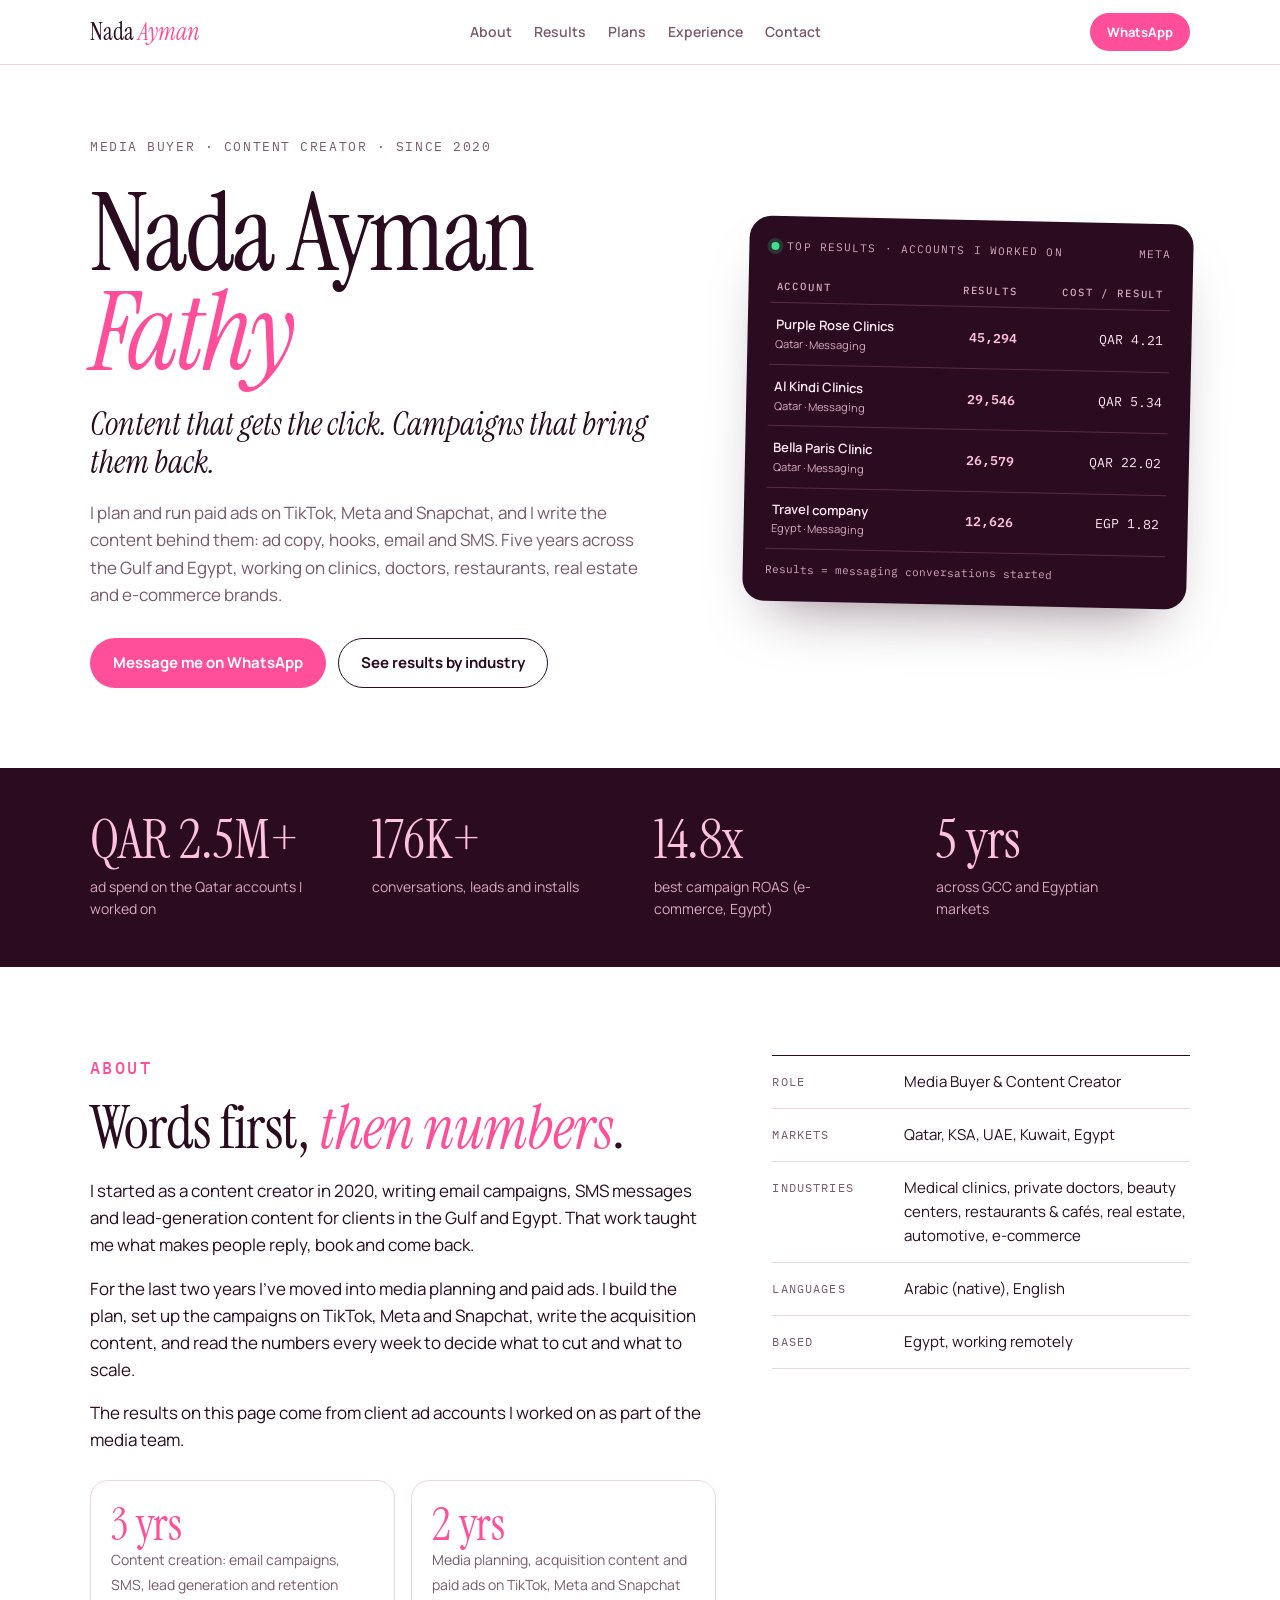
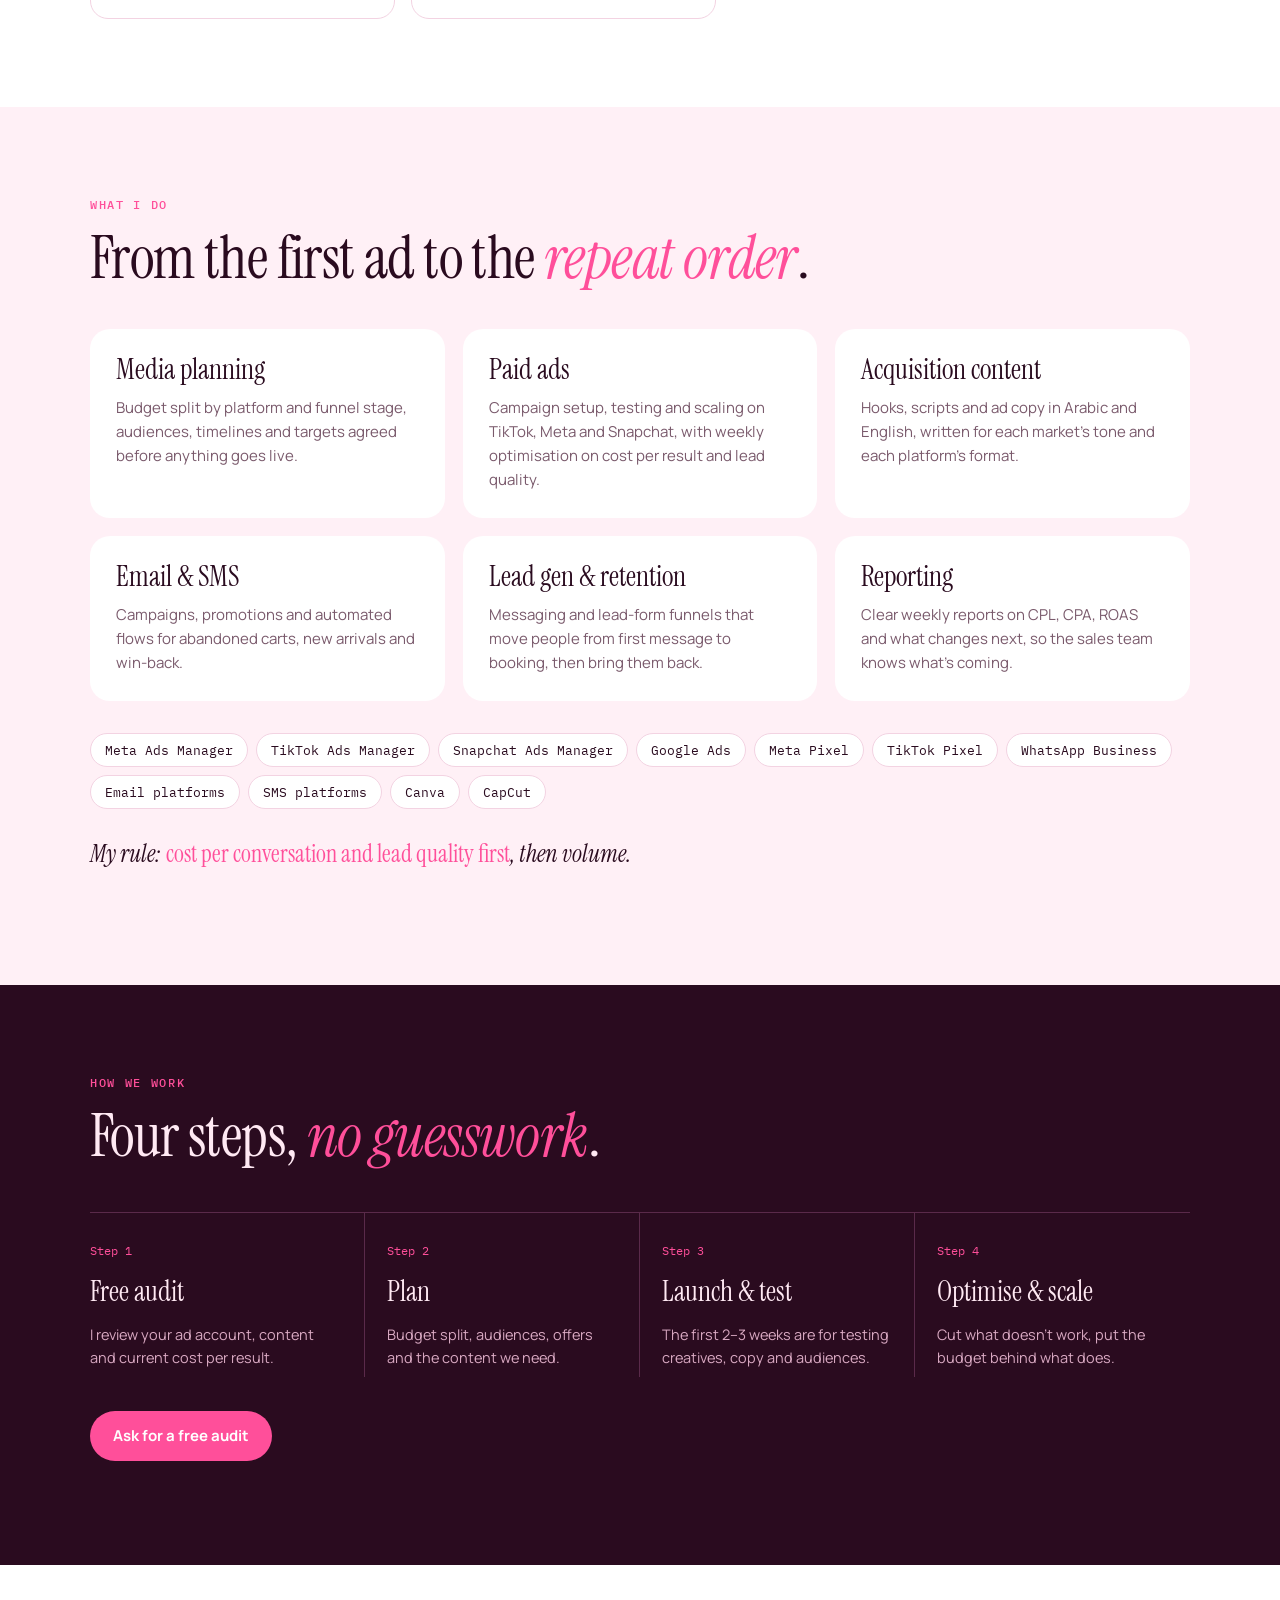
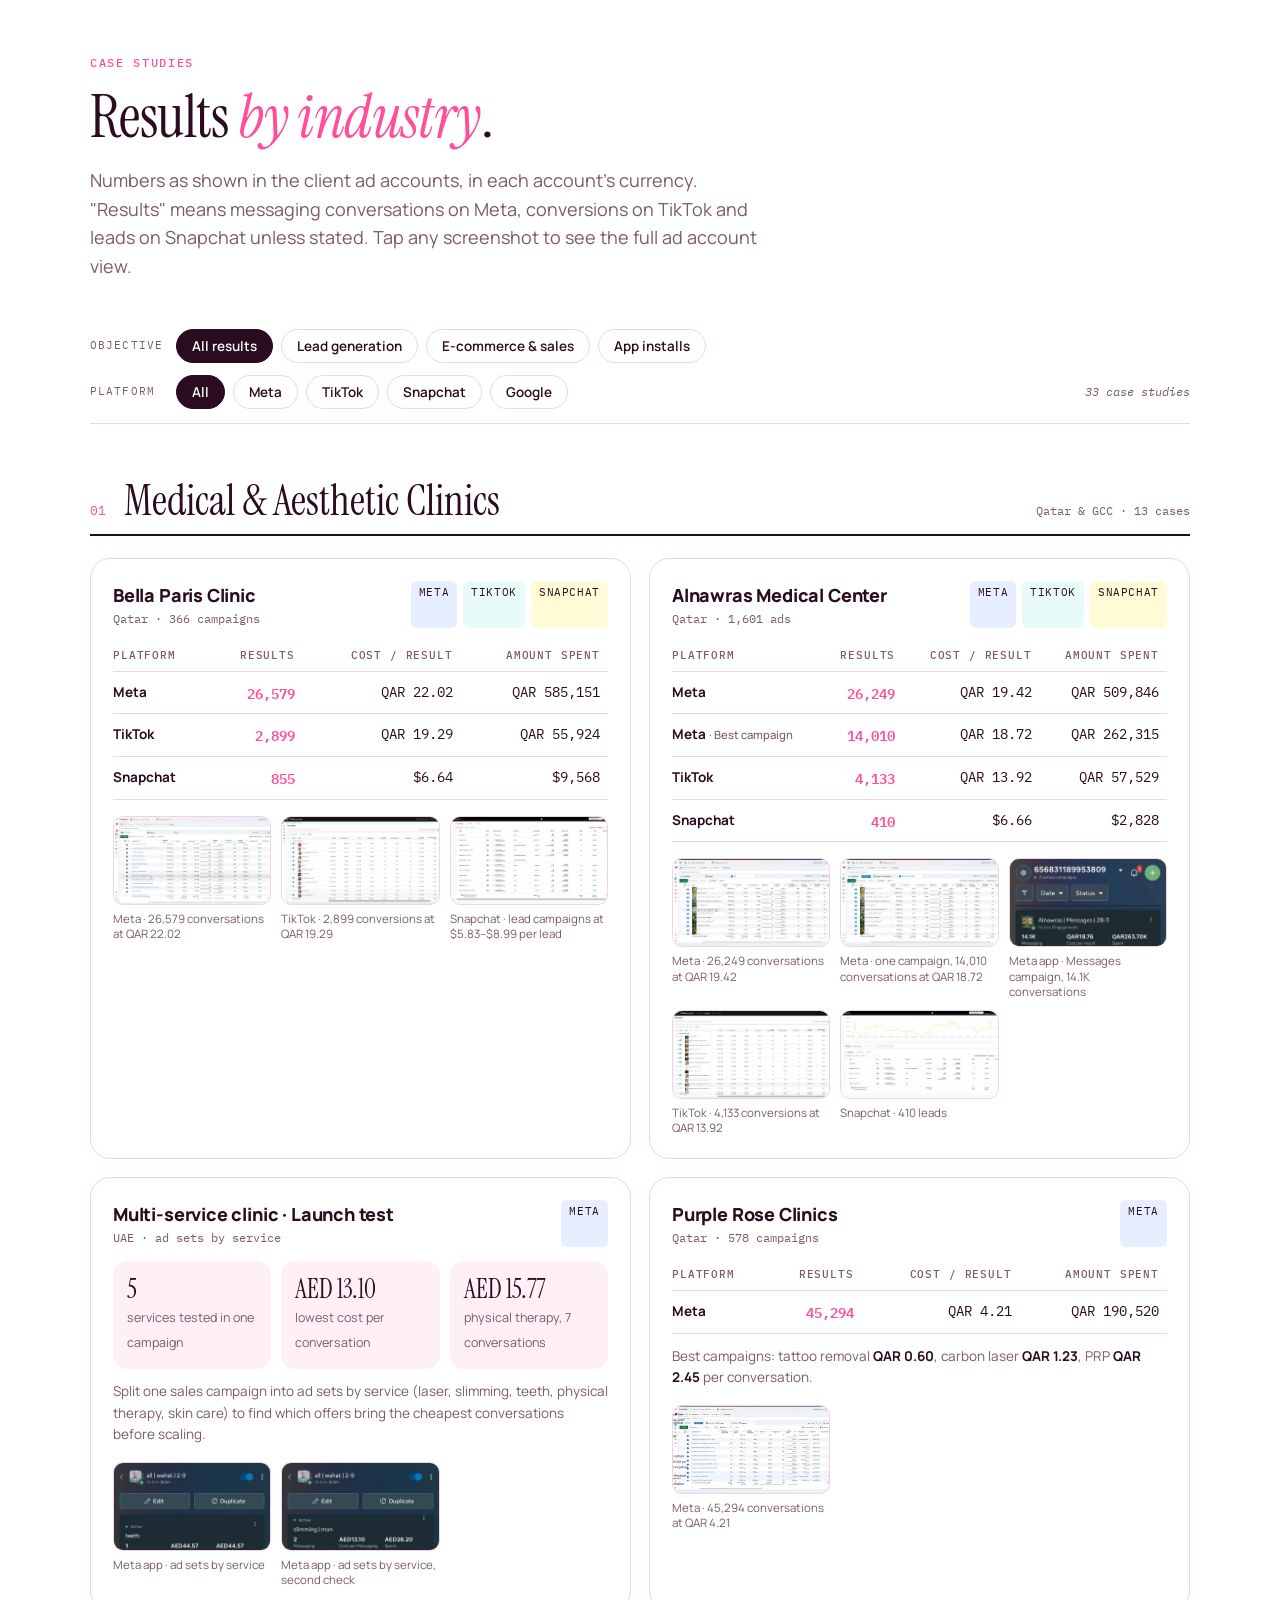
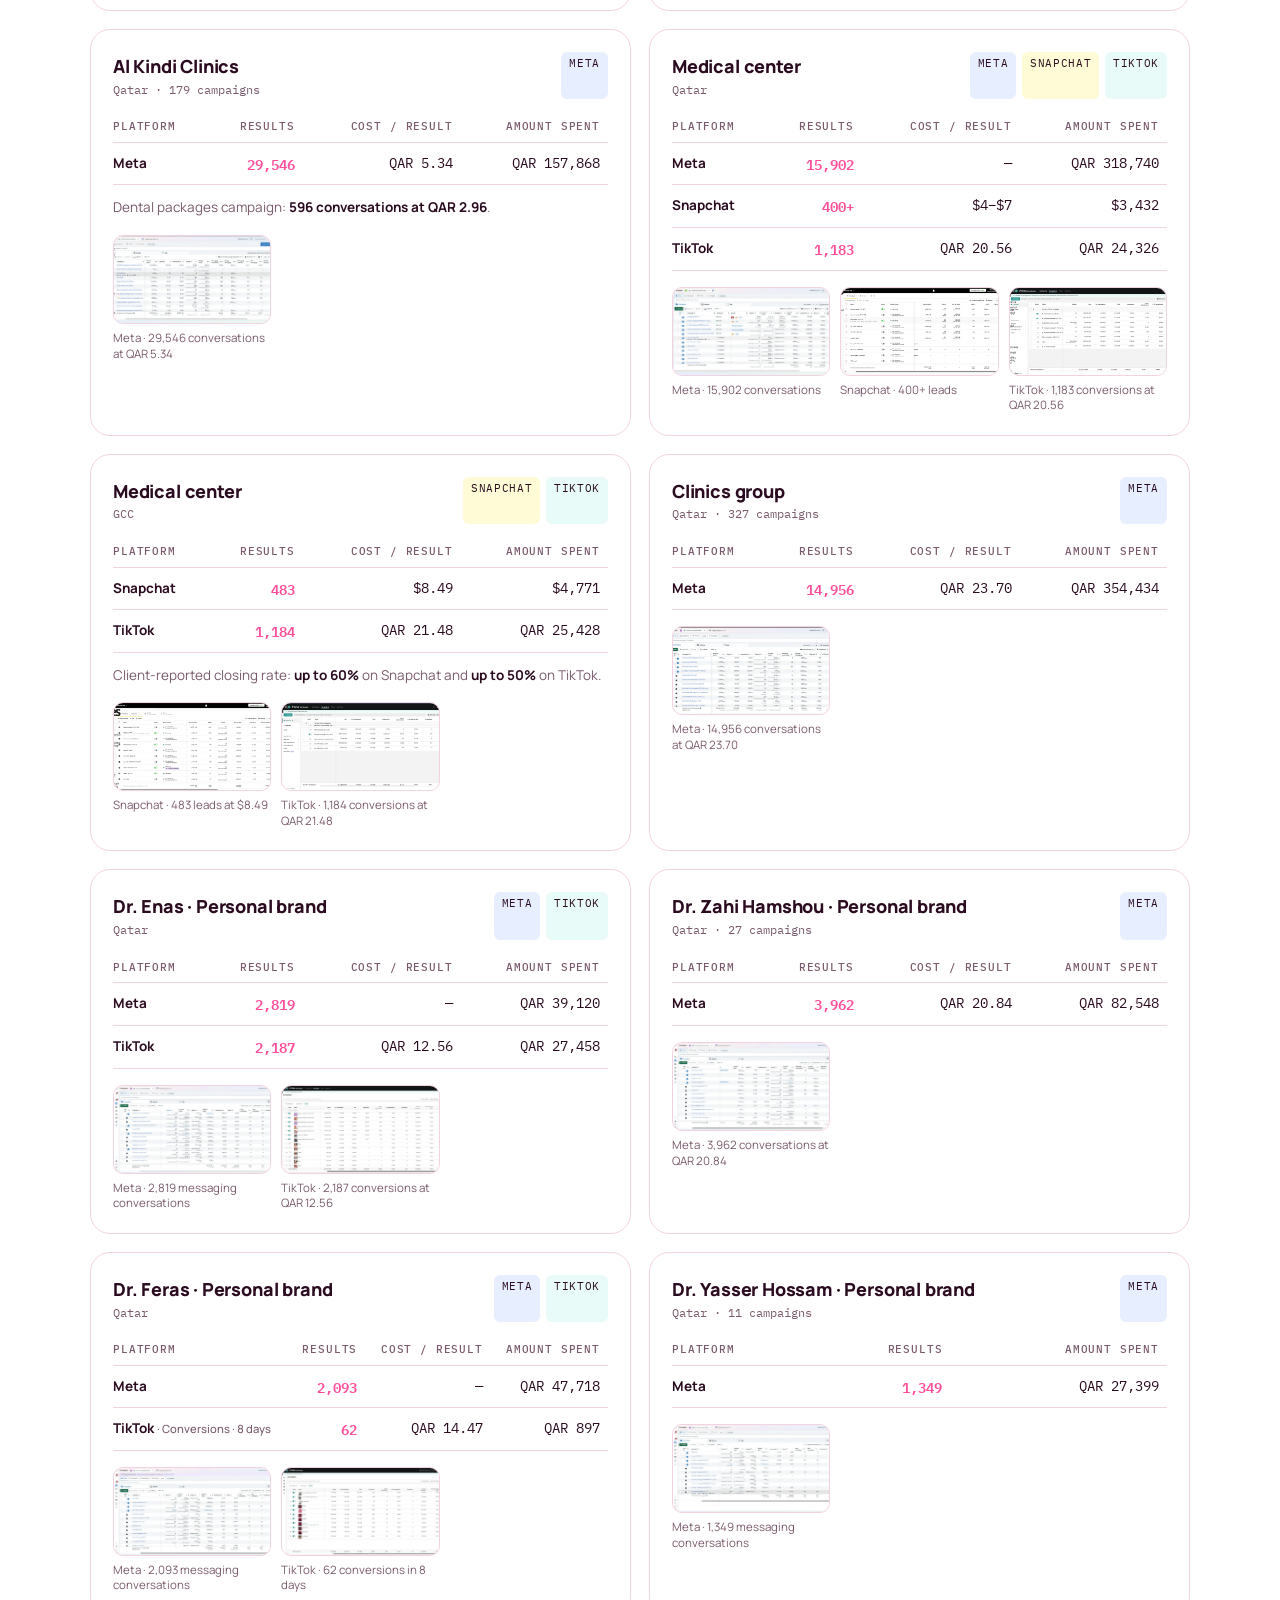
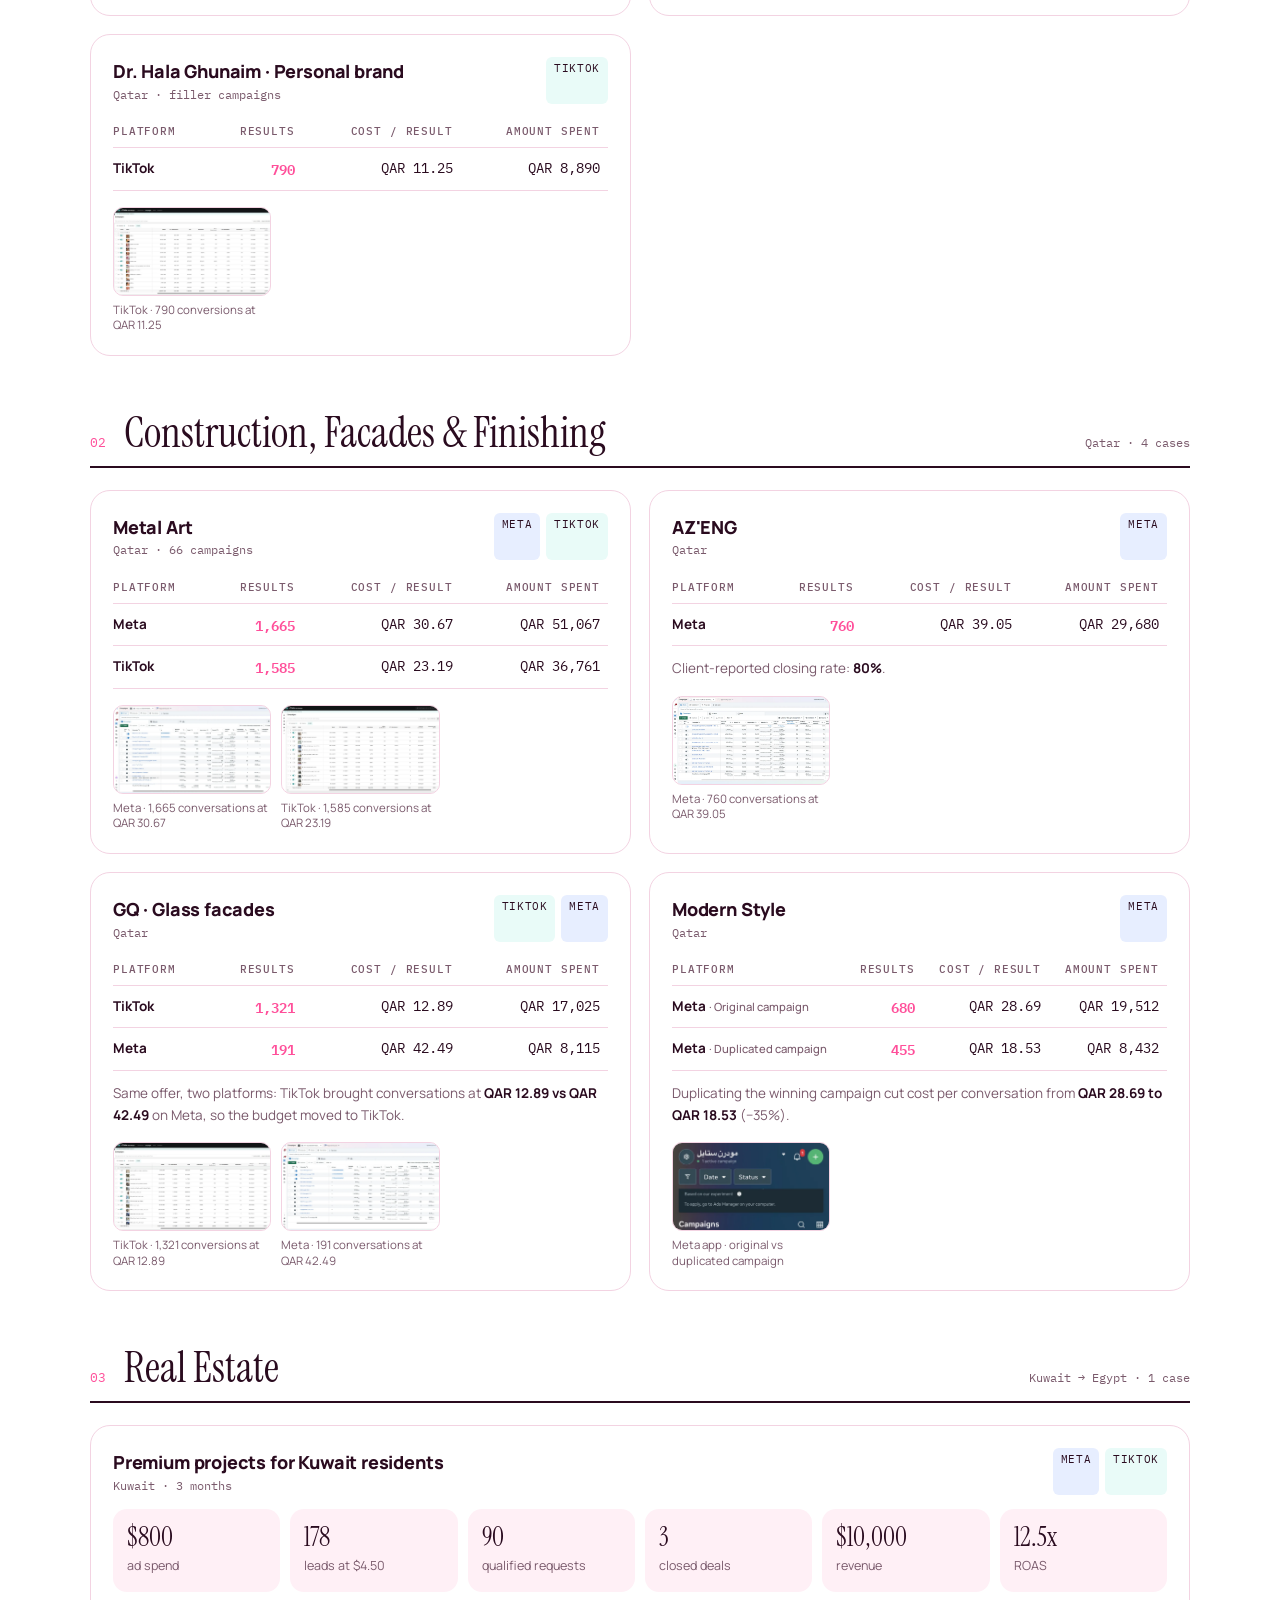
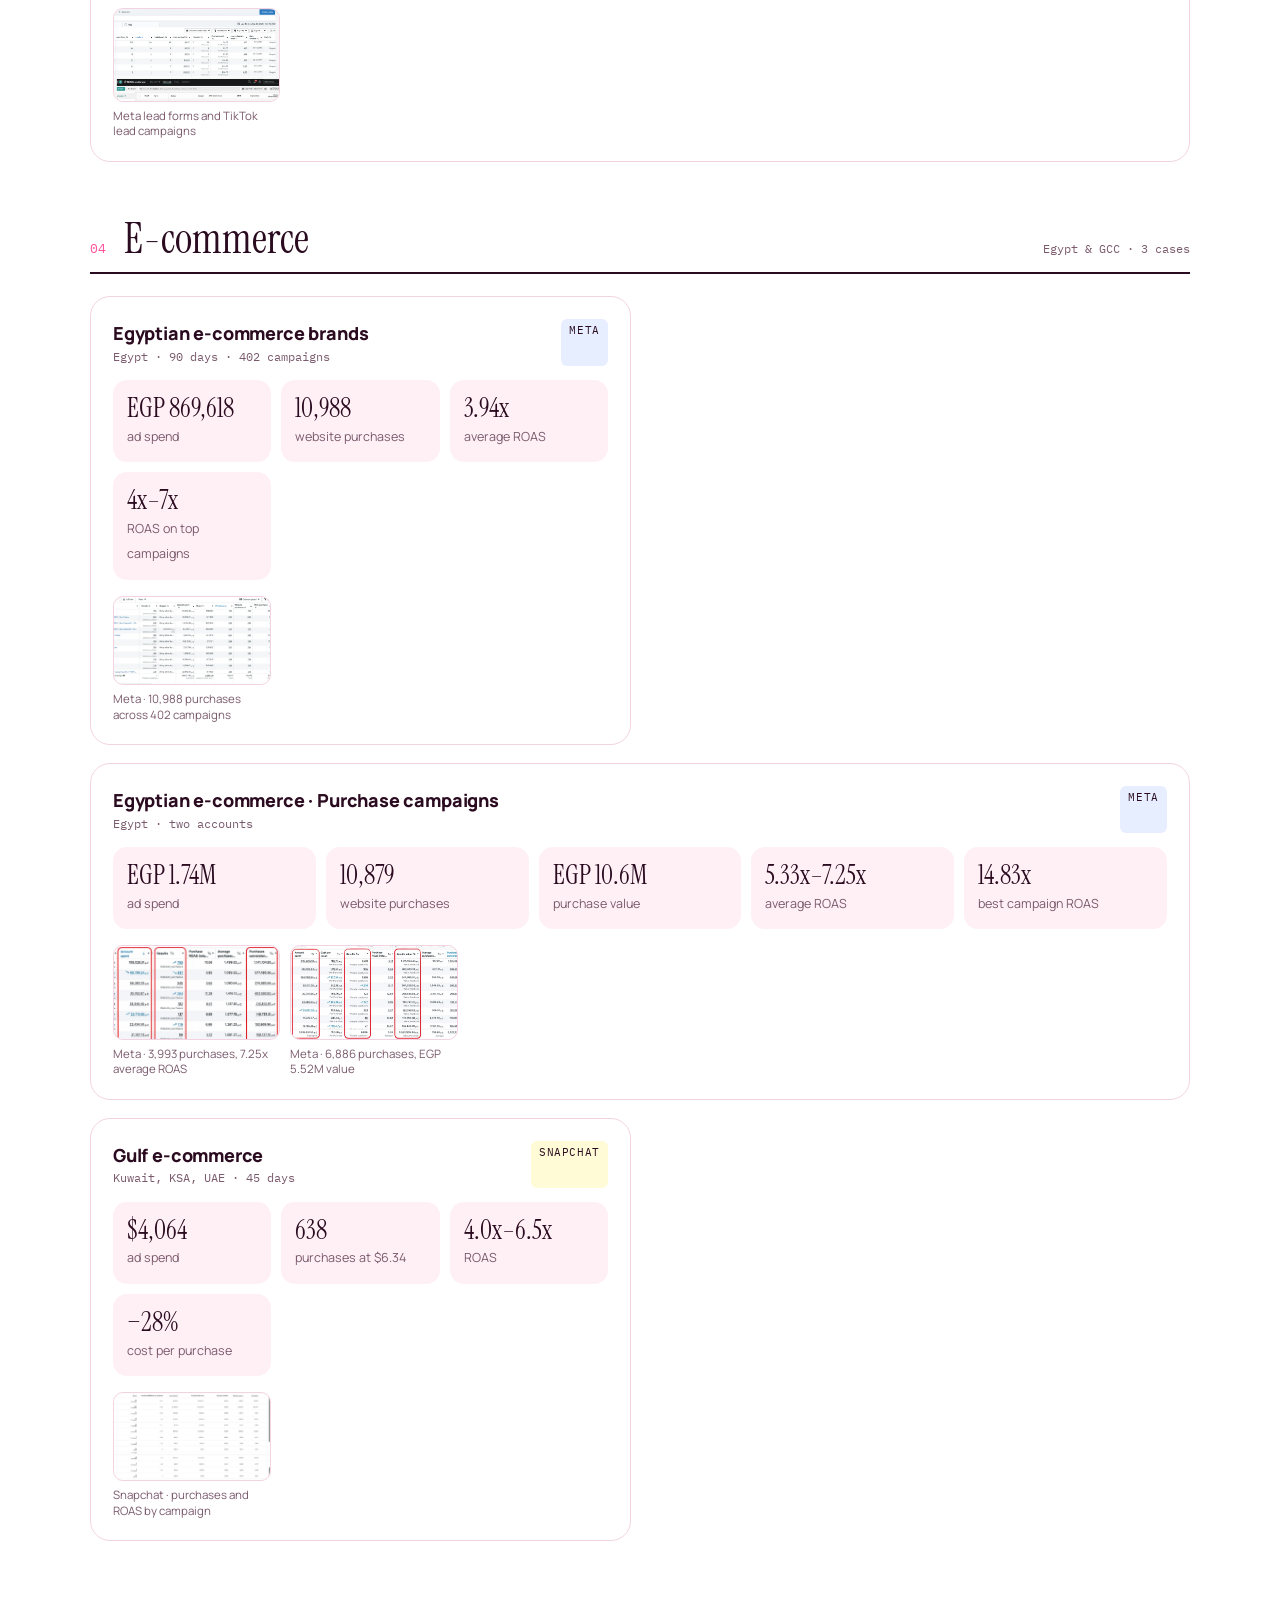
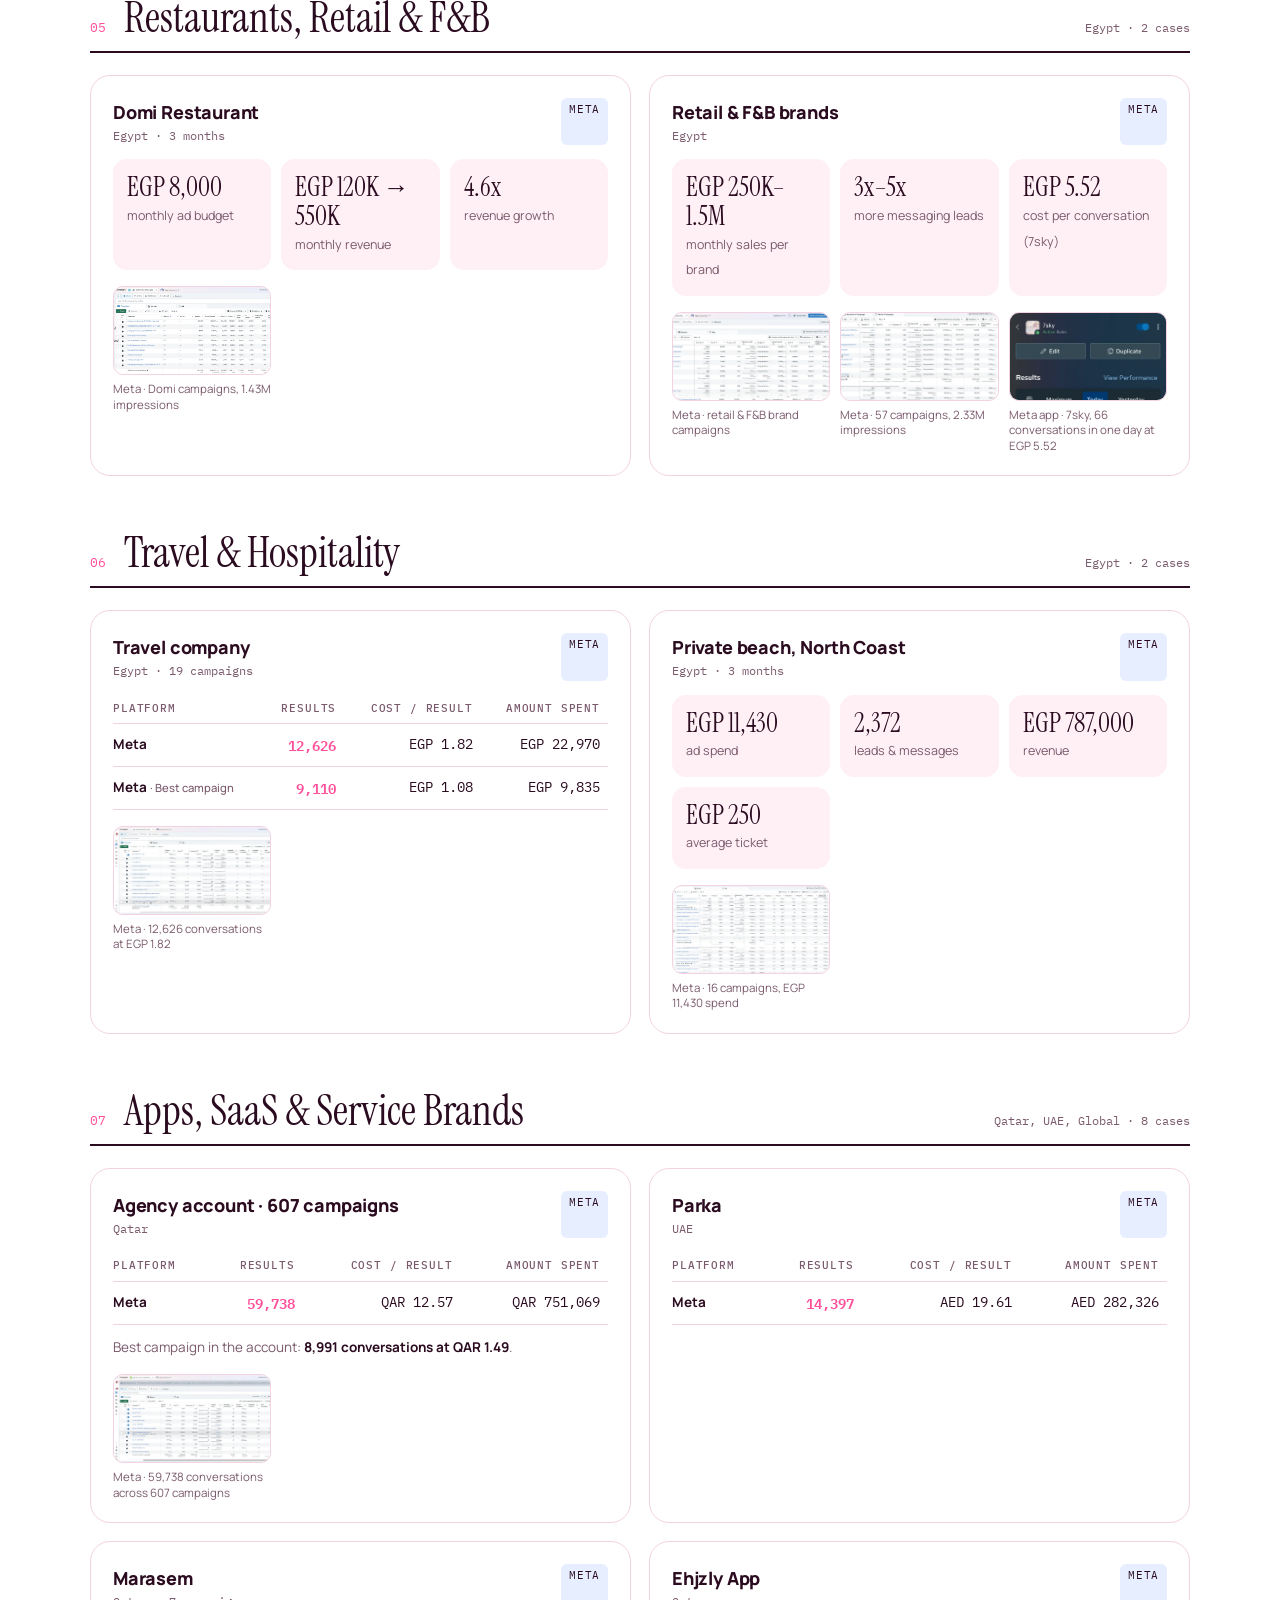
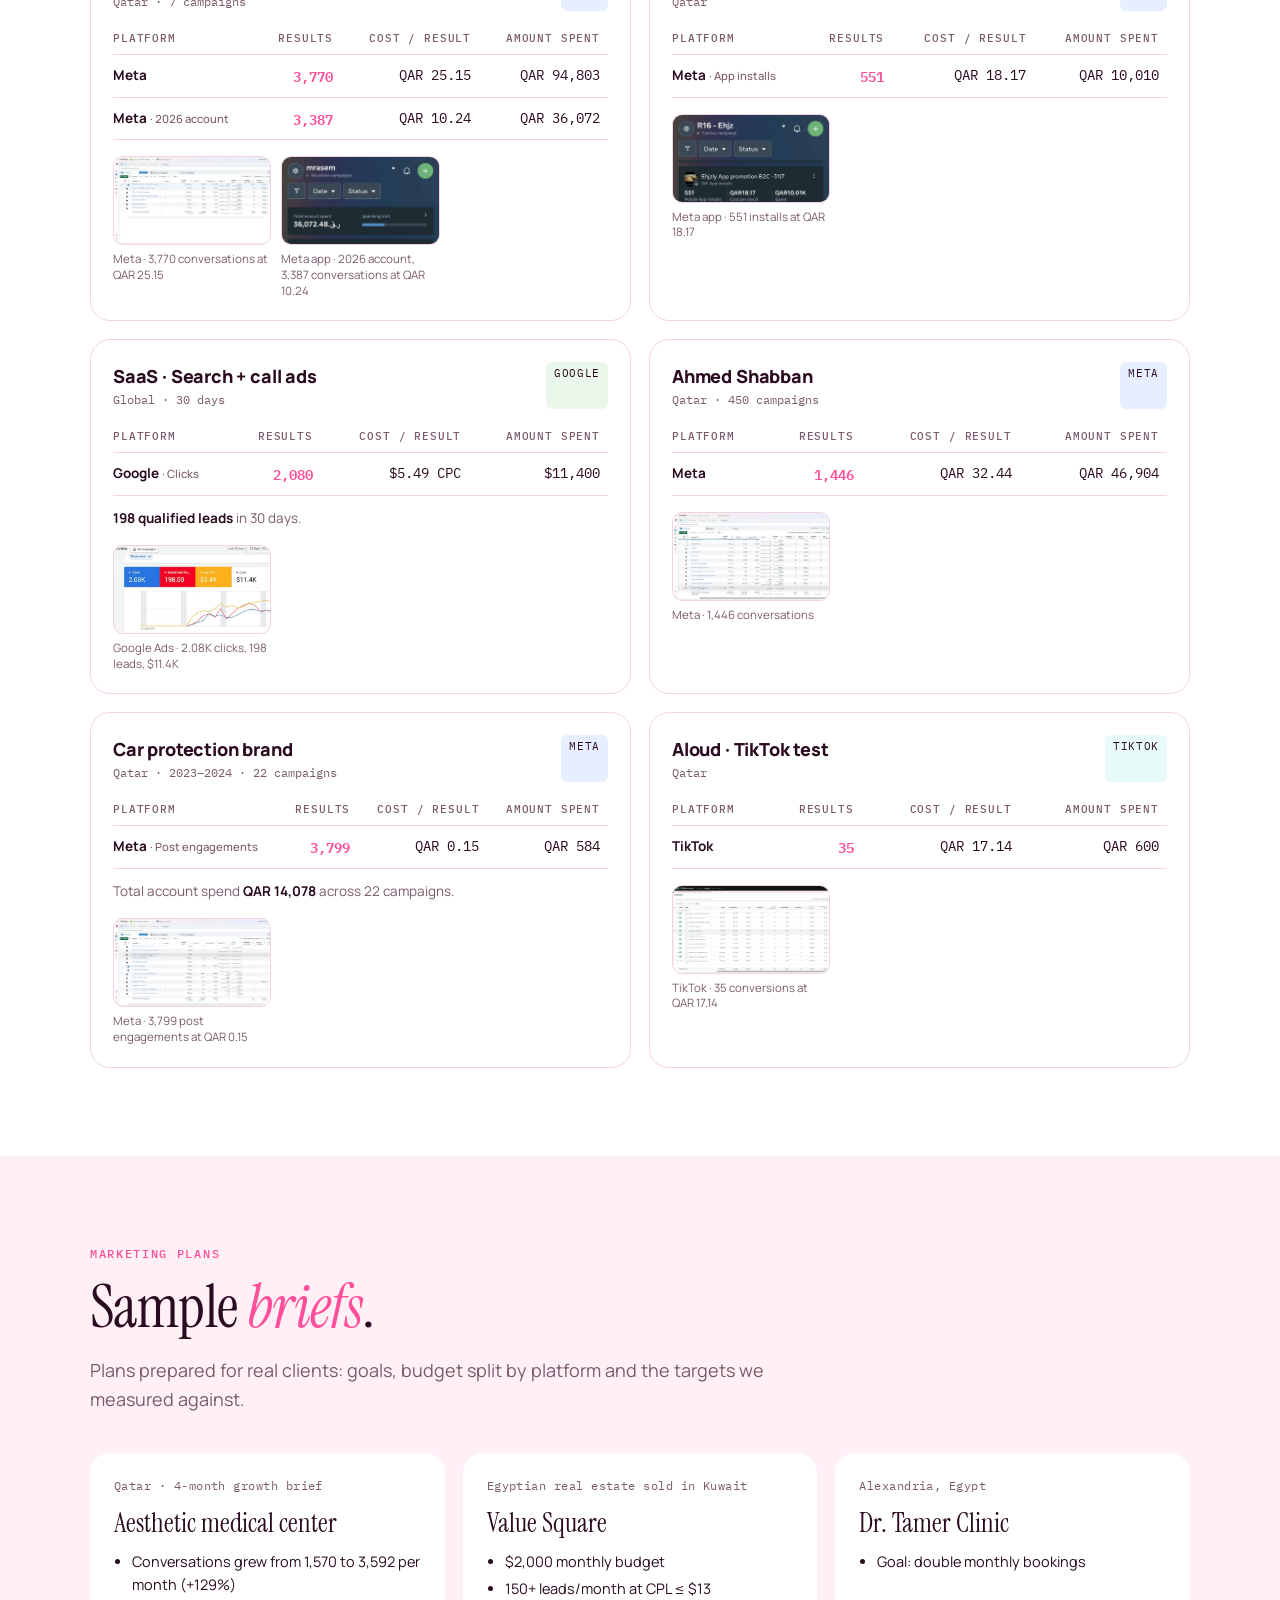
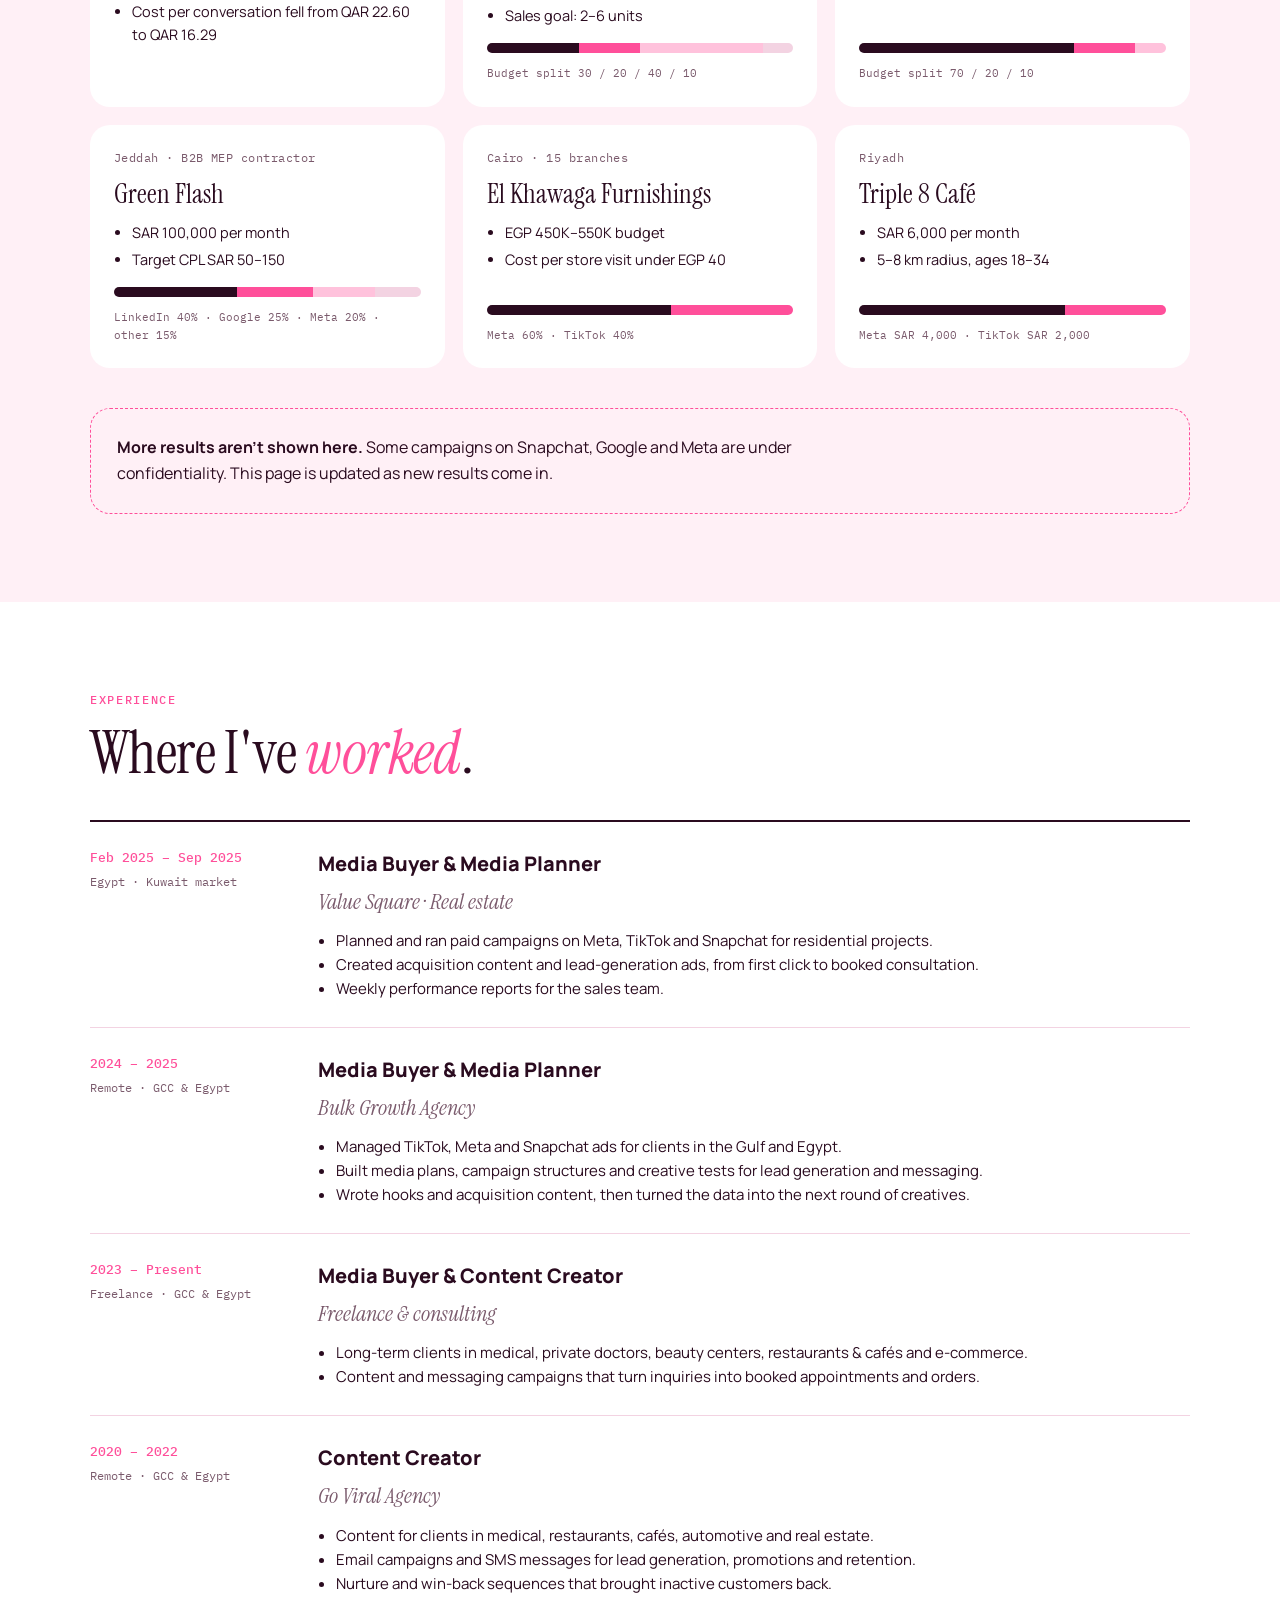
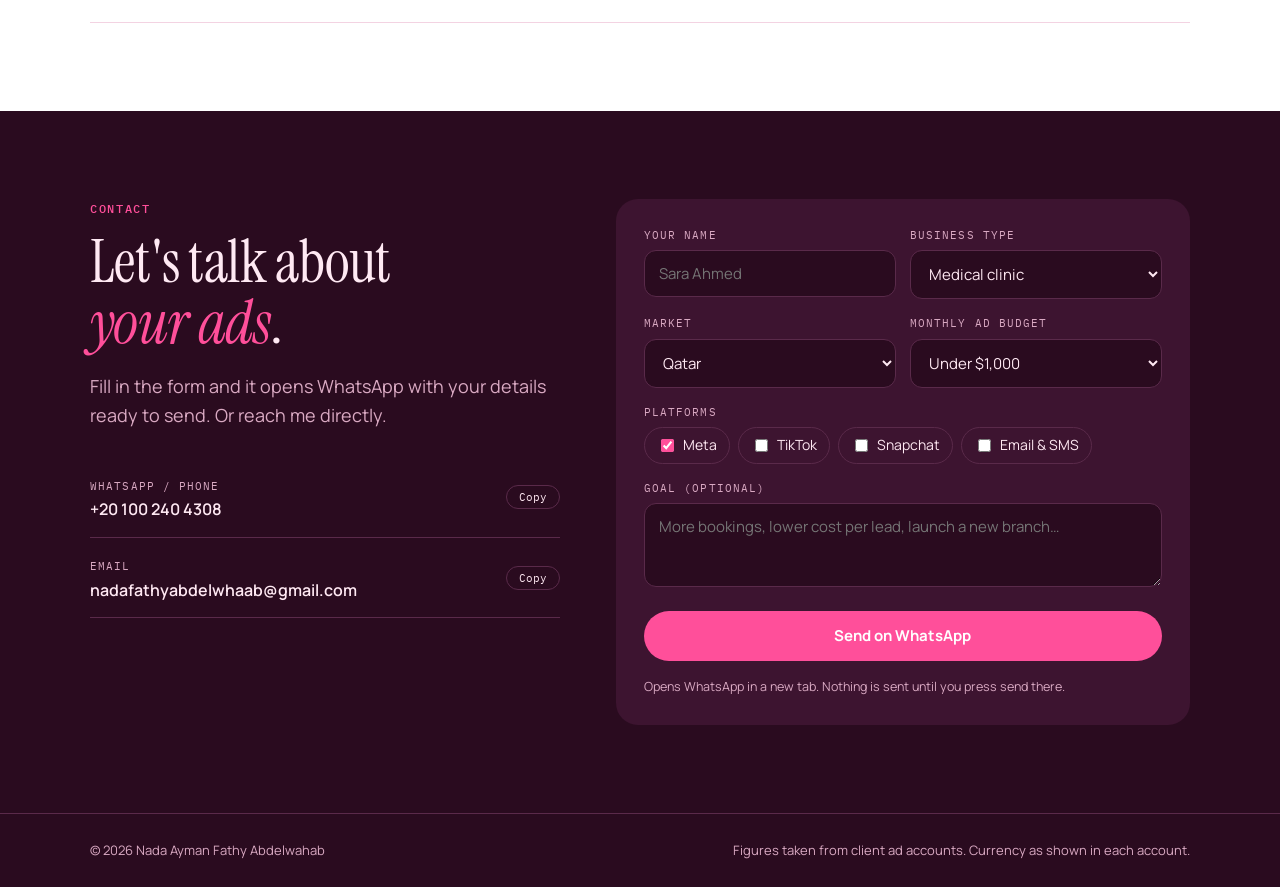
<file: index.html>
<!doctype html>
<html lang="en">
<head>
<meta charset="utf-8">
<meta name="viewport" content="width=device-width, initial-scale=1, viewport-fit=cover">
<meta name="description" content="Nada Ayman Fathy, Media Buyer & Content Creator. Paid ads on TikTok, Meta and Snapchat, plus email, SMS and acquisition content for brands in the Gulf and Egypt.">
<meta name="theme-color" content="#2A0B1F">
<meta property="og:type" content="website">
<meta property="og:title" content="Nada Ayman · Media Buyer & Content Creator">
<meta property="og:description" content="Results from client ad accounts across Qatar, the GCC and Egypt: clinics, doctors, real estate, e-commerce, F&B.">
<meta property="og:image" content="img/meta-bella-paris.webp">
<link rel="icon" href="data:image/svg+xml,%3Csvg xmlns='http://www.w3.org/2000/svg' viewBox='0 0 64 64'%3E%3Crect width='64' height='64' rx='14' fill='%232A0B1F'/%3E%3Ctext x='32' y='44' text-anchor='middle' font-family='Georgia,serif' font-size='34' font-style='italic' fill='%23FF4F9A'%3ENA%3C/text%3E%3C/svg%3E">
<style>:root{padding-top:env(safe-area-inset-top,0px);padding-bottom:env(safe-area-inset-bottom,0px)}body{margin:0}img{max-width:100%}[hidden]{display:none!important}</style>
<title>Nada Ayman Portfolio</title>
<meta name="claude:viewport-fit-sides" content="cover">
<link rel="preconnect" href="https://fonts.googleapis.com">
<link rel="preconnect" href="https://fonts.gstatic.com" crossorigin>
<link rel="stylesheet" href="https://fonts.googleapis.com/css2?family=Instrument+Serif:ital@0;1&family=Manrope:wght@400;500;600;700;800&family=IBM+Plex+Mono:wght@400;500;600&display=swap">
<style>
/* Layout: alternating white / blush / inverse-plum bands; results styled like ad-manager rows */
:root{
  --white:#FFFFFF;
  --blush:#FFF0F6;
  --pink:#FF4F9A;
  --pink-soft:#FFC2DC;
  --plum:#2A0B1F;
  --plum-2:#3D1430;
  --ink:#2A0B1F;
  --muted:#7A5A6C;
  --line:#F3D3E2;
  --line-dark:#5A2A4A;
  --on-dark:#FFE9F3;
  --on-dark-muted:#D9A9C2;
  --display:"Instrument Serif", "Times New Roman", Georgia, serif;
  --body:"Manrope", "Segoe UI", system-ui, -apple-system, sans-serif;
  --mono:"IBM Plex Mono", ui-monospace, "SFMono-Regular", Menlo, monospace;
  color-scheme:light;
}
*{box-sizing:border-box}
html{scroll-behavior:smooth}
@media (prefers-reduced-motion:reduce){html{scroll-behavior:auto}*{transition:none!important;animation:none!important}}
body{background:var(--white);color:var(--ink);font-family:var(--body);font-size:16px;line-height:1.6;margin:0}
body::before{content:"";position:fixed;inset:0 0 auto;height:env(safe-area-inset-top,0px);z-index:60;background:var(--white)}
a{color:inherit}
.wrap{max-width:1140px;margin:0 auto;padding-left:max(20px,env(safe-area-inset-left,0px));padding-right:max(20px,env(safe-area-inset-right,0px))}
section{padding-block:88px}
.band-blush{background:var(--blush)}
.band-dark{background:var(--plum);color:var(--on-dark)}
.eyebrow{font-family:var(--mono);font-size:12px;letter-spacing:.14em;text-transform:uppercase;color:var(--pink);font-weight:500;margin:0 0 14px}
h1,h2,h3{text-wrap:balance}
h2{font-family:var(--display);font-weight:400;font-size:clamp(38px,5.4vw,60px);line-height:1.02;margin:0 0 18px;letter-spacing:-.01em}
h2 em{color:var(--pink);font-style:italic}
.lead{font-size:18px;max-width:62ch;color:var(--muted);margin:0}
.band-dark .lead{color:var(--on-dark-muted)}

/* nav */
header.nav{position:sticky;top:env(safe-area-inset-top,0px);z-index:50;background:rgba(255,255,255,.92);backdrop-filter:blur(10px);border-bottom:1px solid var(--line)}
.nav .wrap{display:flex;align-items:center;justify-content:space-between;gap:16px;height:64px}
.nav .name{font-family:var(--display);font-size:24px;text-decoration:none;white-space:nowrap}
.nav .name span{color:var(--pink);font-style:italic}
.nav nav{display:flex;gap:22px;font-size:14px;font-weight:600}
.nav nav a{text-decoration:none;color:var(--muted)}
.nav nav a:hover{color:var(--pink)}
.btn{display:inline-flex;align-items:center;gap:8px;border-radius:999px;padding:12px 22px;font-weight:700;font-size:15px;text-decoration:none;border:1.5px solid transparent;cursor:pointer;font-family:var(--body);transition:transform .15s ease,background .15s}
.btn:hover{transform:translateY(-1px)}
.btn:focus-visible,.chip:focus-visible,a:focus-visible,input:focus-visible,select:focus-visible,textarea:focus-visible{outline:2.5px solid var(--pink);outline-offset:3px}
.btn-pink{background:var(--pink);color:var(--white)}
.btn-ghost{border-color:var(--ink);color:var(--ink);background:transparent}
.btn-sm{padding:8px 16px;font-size:13px}
@media (max-width:860px){.nav nav{display:none}}

/* hero */
.hero{padding-block:72px 80px}
.hero-grid{display:grid;grid-template-columns:1.15fr .85fr;gap:56px;align-items:center}
.hero-grid>*{min-width:0}
.hero h1{font-family:var(--display);font-weight:400;font-size:clamp(54px,8.6vw,108px);line-height:.92;margin:0 0 22px;letter-spacing:-.02em}
.hero h1 em{color:var(--pink)}
.role{font-family:var(--mono);font-size:13px;letter-spacing:.12em;text-transform:uppercase;color:var(--muted);margin:0 0 26px}
.tagline{font-family:var(--display);font-style:italic;font-size:clamp(24px,3vw,32px);line-height:1.2;margin:0 0 18px}
.hero p.intro{font-size:17px;color:var(--muted);max-width:56ch;margin:0 0 30px}
.cta-row{display:flex;flex-wrap:wrap;gap:12px}

.am{background:var(--plum);color:var(--on-dark);border-radius:22px;padding:22px;box-shadow:0 30px 60px -30px rgba(42,11,31,.55);transform:rotate(1.2deg)}
.am-top{display:flex;justify-content:space-between;align-items:center;font-family:var(--mono);font-size:11px;letter-spacing:.1em;text-transform:uppercase;color:var(--on-dark-muted);margin-bottom:14px}
.dot{display:inline-block;width:8px;height:8px;border-radius:50%;background:#3EE08F;margin-right:8px;box-shadow:0 0 0 4px rgba(62,224,143,.18)}
.am table{width:100%;border-collapse:collapse;font-size:13px}
.am th{font-family:var(--mono);font-weight:500;font-size:10.5px;letter-spacing:.08em;text-transform:uppercase;color:var(--on-dark-muted);text-align:right;padding:8px 6px;border-bottom:1px solid var(--line-dark)}
.am th:first-child,.am td:first-child{text-align:left}
.am td{padding:11px 6px;border-bottom:1px solid var(--line-dark);font-variant-numeric:tabular-nums;text-align:right;font-family:var(--mono)}
.am td:first-child{font-family:var(--body);font-weight:600}
.am td small{display:block;font-weight:400;color:var(--on-dark-muted);font-size:11px}
.am .hl{color:var(--pink-soft);font-weight:600}
.am-foot{font-family:var(--mono);font-size:11px;color:var(--on-dark-muted);margin-top:12px}

.stats{background:var(--plum);color:var(--on-dark);padding-block:46px}
.stats .wrap{display:grid;grid-template-columns:repeat(4,1fr);gap:28px}
.stat b{display:block;font-family:var(--display);font-weight:400;font-size:clamp(40px,5vw,58px);line-height:1;color:var(--pink-soft)}
.stat span{display:block;font-size:14px;color:var(--on-dark-muted);margin-top:8px;max-width:24ch}
@media (max-width:860px){.hero-grid{grid-template-columns:1fr}.stats .wrap{grid-template-columns:repeat(2,1fr)}.am{transform:none}}

/* about */
.about-grid{display:grid;grid-template-columns:1.2fr .8fr;gap:56px}
.about-grid>*{min-width:0}
.about-grid p{font-size:17px;max-width:62ch;margin:0 0 16px}
.split{display:grid;grid-template-columns:1fr 1fr;gap:16px;margin-top:26px}
.split div{border:1.5px solid var(--line);border-radius:18px;padding:20px}
.split b{font-family:var(--display);font-size:46px;font-weight:400;color:var(--pink);line-height:1;display:block}
.split span{font-size:14px;color:var(--muted)}
.profile{list-style:none;padding:0;margin:0;border-top:1.5px solid var(--ink)}
.profile li{display:grid;grid-template-columns:120px 1fr;gap:12px;padding:14px 0;border-bottom:1px solid var(--line);font-size:15px}
.profile li>span:first-child{font-family:var(--mono);font-size:11.5px;letter-spacing:.1em;text-transform:uppercase;color:var(--muted);padding-top:3px}
@media (max-width:860px){.about-grid{grid-template-columns:1fr}.split{grid-template-columns:1fr}}

/* services */
.svc{display:grid;grid-template-columns:repeat(3,1fr);gap:18px;margin-top:40px}
.svc article{background:var(--white);border-radius:20px;padding:26px}
.svc h3{font-family:var(--display);font-weight:400;font-size:28px;line-height:1.1;margin:0 0 10px}
.svc p{margin:0;color:var(--muted);font-size:15px}
.tools{display:flex;flex-wrap:wrap;gap:8px;margin-top:32px}
.tools span{font-family:var(--mono);font-size:12.5px;background:var(--white);border:1px solid var(--line);border-radius:999px;padding:6px 14px}
.approach{margin-top:26px;font-family:var(--display);font-style:italic;font-size:24px}
.approach b{font-style:normal;color:var(--pink);font-weight:400}
@media (max-width:860px){.svc{grid-template-columns:1fr}}

/* process */
.steps{display:grid;grid-template-columns:repeat(4,1fr);gap:0;margin-top:44px;border-top:1px solid var(--line-dark)}
.steps div{padding:24px 22px 8px 0;border-right:1px solid var(--line-dark);padding-left:22px}
.steps div:first-child{padding-left:0}
.steps div:last-child{border-right:0}
.steps i{font-family:var(--mono);font-style:normal;font-size:12px;color:var(--pink)}
.steps h3{font-family:var(--display);font-weight:400;font-size:28px;margin:8px 0 8px;color:var(--on-dark)}
.steps p{margin:0;font-size:14.5px;color:var(--on-dark-muted)}
@media (max-width:860px){.steps{grid-template-columns:1fr 1fr}.steps div{border-right:0;padding-left:0;border-bottom:1px solid var(--line-dark);padding-bottom:22px}}
@media (max-width:520px){.steps{grid-template-columns:1fr}}

/* results */
.filters{display:flex;flex-direction:column;gap:12px;margin:34px 0 10px;position:sticky;top:calc(64px + env(safe-area-inset-top,0px));background:var(--white);z-index:20;padding-block:14px;border-bottom:1px solid var(--line)}
.frow{display:flex;flex-wrap:wrap;gap:8px;align-items:center}
.frow>span{font-family:var(--mono);font-size:11px;letter-spacing:.1em;text-transform:uppercase;color:var(--muted);width:78px}
.chip{border:1.5px solid var(--line);background:var(--white);border-radius:999px;padding:7px 15px;font-size:13.5px;font-weight:600;font-family:var(--body);color:var(--ink);cursor:pointer}
.chip[aria-pressed="true"]{background:var(--ink);border-color:var(--ink);color:var(--white)}
.chip:hover{border-color:var(--pink)}
.count{font-family:var(--mono);font-size:12px;color:var(--muted);margin-left:auto}
@media (max-width:640px){.frow>span{width:100%}.count{margin-left:0}.filters{position:static}}

.ind{margin-top:56px}
.ind-head{display:flex;align-items:baseline;gap:18px;flex-wrap:wrap;border-bottom:2px solid var(--ink);padding-bottom:12px;margin-bottom:22px}
.ind-head .no{font-family:var(--mono);font-size:13px;color:var(--pink)}
.ind-head h3{font-family:var(--display);font-weight:400;font-size:clamp(30px,4vw,42px);margin:0;line-height:1}
.ind-head .mk{font-family:var(--mono);font-size:12px;color:var(--muted);margin-left:auto}
.cases{display:grid;grid-template-columns:repeat(2,1fr);gap:18px}
.case{border:1.5px solid var(--line);border-radius:20px;padding:22px;min-width:0;background:var(--white)}
.case.wide{grid-column:1/-1}
.case-top{display:flex;justify-content:space-between;gap:12px;flex-wrap:wrap;margin-bottom:6px}
.case h4{margin:0;font-size:18px;font-weight:800;letter-spacing:-.01em}
.case .meta{font-family:var(--mono);font-size:11.5px;color:var(--muted)}
.tags{display:flex;gap:6px;flex-wrap:wrap}
.tag{font-family:var(--mono);font-size:10.5px;letter-spacing:.06em;text-transform:uppercase;border-radius:6px;padding:3px 8px;background:var(--blush);color:var(--ink)}
.tag.Meta{background:#E7EEFF}.tag.TikTok{background:#E9FBF8}.tag.Snapchat{background:#FFFBD6}.tag.Google{background:#EAF7EA}
.rows{overflow-x:auto;margin-top:12px}
.rows table{width:100%;border-collapse:collapse;font-size:13.5px;min-width:440px}
.rows th{font-family:var(--mono);font-weight:500;font-size:10.5px;letter-spacing:.08em;text-transform:uppercase;color:var(--muted);text-align:right;padding:7px 8px;border-bottom:1px solid var(--line)}
.rows td{padding:10px 8px;border-bottom:1px solid var(--line);text-align:right;font-family:var(--mono);font-variant-numeric:tabular-nums;white-space:nowrap}
.rows th:first-child,.rows td:first-child{text-align:left;padding-left:0}
.rows td:first-child{font-family:var(--body);font-weight:700}
.rows td.big{color:var(--pink);font-weight:600}
.kpis{display:grid;grid-template-columns:repeat(auto-fit,minmax(130px,1fr));gap:10px;margin-top:14px}
.kpi{background:var(--blush);border-radius:14px;padding:14px}
.kpi b{display:block;font-family:var(--display);font-weight:400;font-size:26px;line-height:1.1}
.stat b{white-space:nowrap;font-size:clamp(34px,4.2vw,54px)!important}
.kpi span{font-size:12.5px;color:var(--muted)}
.note{font-size:13.5px;color:var(--muted);margin:12px 0 0}
.note b{color:var(--ink)}
.empty{padding:40px 0;color:var(--muted);font-size:16px}
.shots{display:grid;grid-template-columns:repeat(auto-fill,minmax(150px,1fr));gap:10px;margin-top:16px}
.shot{all:unset;box-sizing:border-box;cursor:zoom-in;display:flex;flex-direction:column;gap:6px;min-width:0}
.shot img{width:100%;aspect-ratio:16/9;object-fit:cover;object-position:left top;border-radius:10px;border:1px solid var(--line);background:var(--blush);display:block;transition:transform .15s}
.shot.tall img{object-position:center top}
.shot:hover img{transform:translateY(-2px);border-color:var(--pink)}
.shot:focus-visible img{outline:2.5px solid var(--pink);outline-offset:2px}
.shot span{font-size:11.5px;line-height:1.35;color:var(--muted)}
.lb{position:fixed;inset:0;z-index:100;background:rgba(42,11,31,.94);display:flex;flex-direction:column;align-items:center;justify-content:center;gap:12px;padding:calc(56px + env(safe-area-inset-top,0px)) max(16px,env(safe-area-inset-right,0px)) calc(20px + env(safe-area-inset-bottom,0px)) max(16px,env(safe-area-inset-left,0px))}
.lb[hidden],.lb [hidden]{display:none!important}
.lb img{max-width:100%;max-height:calc(100% - 60px);object-fit:contain;border-radius:10px;background:var(--white)}
.lb p{color:var(--on-dark);margin:0;font-size:14px;text-align:center}
.lb button{position:absolute;background:var(--pink);color:var(--white);border:0;border-radius:99px;width:44px;height:44px;font-size:20px;cursor:pointer;font-family:var(--body)}
.lb .x{top:calc(10px + env(safe-area-inset-top,0px));right:max(16px,env(safe-area-inset-right,0px))}
.lb .pv{left:max(12px,env(safe-area-inset-left,0px));top:50%}
.lb .nx{right:max(12px,env(safe-area-inset-right,0px));top:50%}
.proof{display:inline-flex;align-items:center;gap:6px;font-family:var(--mono);font-size:12px;color:var(--muted);margin-top:18px}
@media (max-width:860px){.cases{grid-template-columns:1fr}}

/* plans */
.plans{display:grid;grid-template-columns:repeat(3,1fr);gap:18px;margin-top:40px}
.plan{background:var(--white);border-radius:20px;padding:24px;display:flex;flex-direction:column;gap:12px;min-width:0}
.plan .meta{font-family:var(--mono);font-size:11.5px;color:var(--muted);letter-spacing:.04em}
.plan h3{font-family:var(--display);font-weight:400;font-size:27px;line-height:1.1;margin:0}
.plan ul{margin:0;padding-left:18px;font-size:14.5px}
.plan li{margin-bottom:4px}
.bar{display:flex;height:10px;border-radius:99px;overflow:hidden;margin-top:auto}
.bar i:nth-child(1){background:var(--plum)}.bar i:nth-child(2){background:var(--pink)}.bar i:nth-child(3){background:var(--pink-soft)}.bar i:nth-child(4){background:var(--line)}
.legend{font-family:var(--mono);font-size:11px;color:var(--muted)}
@media (max-width:960px){.plans{grid-template-columns:1fr 1fr}}
@media (max-width:640px){.plans{grid-template-columns:1fr}}

.conf{border:1.5px dashed var(--pink);border-radius:20px;padding:26px;margin-top:40px;display:flex;gap:18px;align-items:flex-start;flex-wrap:wrap}
.conf p{margin:0;max-width:70ch}

/* experience */
.tl{margin-top:36px;border-top:2px solid var(--ink)}
.job{display:grid;grid-template-columns:200px 1fr;gap:28px;padding:26px 0;border-bottom:1px solid var(--line)}
.job>*{min-width:0}
.job .when{font-family:var(--mono);font-size:13px;color:var(--pink);font-weight:500}
.job .where{font-family:var(--mono);font-size:11.5px;color:var(--muted);margin-top:4px}
.job h3{margin:0 0 4px;font-size:20px;font-weight:800}
.job .co{font-family:var(--display);font-style:italic;font-size:22px;color:var(--muted);margin:0 0 10px}
.job ul{margin:0;padding-left:18px;font-size:15px}
@media (max-width:700px){.job{grid-template-columns:1fr;gap:8px}}

/* contact */
.contact-grid{display:grid;grid-template-columns:.9fr 1.1fr;gap:56px}
.contact-grid>*{min-width:0}
.cinfo{list-style:none;padding:0;margin:28px 0 0}
.cinfo li{padding:14px 0;border-bottom:1px solid var(--line-dark);display:flex;justify-content:space-between;gap:12px;align-items:center;flex-wrap:wrap}
.cinfo span{font-family:var(--mono);font-size:11px;letter-spacing:.1em;text-transform:uppercase;color:var(--on-dark-muted)}
.cinfo b{font-weight:600;word-break:break-all;user-select:all}
.copy{background:transparent;border:1px solid var(--line-dark);color:var(--on-dark);border-radius:99px;padding:4px 12px;font-family:var(--mono);font-size:11px;cursor:pointer}
form{background:var(--plum-2);border-radius:22px;padding:28px;display:grid;gap:16px}
.f2{display:grid;grid-template-columns:1fr 1fr;gap:14px}
label{display:block;font-family:var(--mono);font-size:11px;letter-spacing:.1em;text-transform:uppercase;color:var(--on-dark-muted);margin-bottom:6px}
input,select,textarea{width:100%;background:var(--plum);border:1px solid var(--line-dark);border-radius:12px;padding:12px 14px;color:var(--on-dark);font-family:var(--body);font-size:15px}
textarea{min-height:84px;resize:vertical}
.checks{display:flex;flex-wrap:wrap;gap:8px}
.checks label{display:flex;align-items:center;gap:6px;text-transform:none;letter-spacing:0;font-family:var(--body);font-size:14px;color:var(--on-dark);border:1px solid var(--line-dark);border-radius:99px;padding:6px 12px;margin:0;cursor:pointer}
.checks input{width:auto;accent-color:var(--pink)}
.fhint{font-size:12.5px;color:var(--on-dark-muted);margin:0}
@media (max-width:860px){.contact-grid{grid-template-columns:1fr}.f2{grid-template-columns:1fr}}

footer{background:var(--plum);color:var(--on-dark-muted);border-top:1px solid var(--line-dark);padding-block:26px;font-size:13px}
footer .wrap{display:flex;justify-content:space-between;gap:12px;flex-wrap:wrap}
</style>

</head>
<body>
<header class="nav">
  <div class="wrap">
    <a class="name" href="#top">Nada <span>Ayman</span></a>
    <nav aria-label="Sections">
      <a href="#about">About</a><a href="#results">Results</a><a href="#plans">Plans</a><a href="#experience">Experience</a><a href="#contact">Contact</a>
    </nav>
    <a class="btn btn-pink btn-sm" href="https://wa.me/201002404308?text=Hi%20Nada%2C%20I%20saw%20your%20portfolio%20and%20want%20to%20talk%20about%20my%20ads." target="_blank" rel="noopener">WhatsApp</a>
  </div>
</header>

<main id="top">
<section class="hero">
  <div class="wrap hero-grid">
    <div>
      <p class="role">Media Buyer · Content Creator · Since 2020</p>
      <h1>Nada Ayman <em>Fathy</em></h1>
      <p class="tagline">Content that gets the click. Campaigns that bring them back.</p>
      <p class="intro">I plan and run paid ads on TikTok, Meta and Snapchat, and I write the content behind them: ad copy, hooks, email and SMS. Five years across the Gulf and Egypt, working on clinics, doctors, restaurants, real estate and e-commerce brands.</p>
      <div class="cta-row">
        <a class="btn btn-pink" href="https://wa.me/201002404308?text=Hi%20Nada%2C%20I%20want%20to%20talk%20about%20my%20ads." target="_blank" rel="noopener">Message me on WhatsApp</a>
        <a class="btn btn-ghost" href="#results">See results by industry</a>
      </div>
    </div>
    <div class="am" aria-label="Sample of top results">
      <div class="am-top"><span><i class="dot"></i>Top results · accounts I worked on</span><span>Meta</span></div>
      <table>
        <thead><tr><th>Account</th><th>Results</th><th>Cost / result</th></tr></thead>
        <tbody>
          <tr><td>Purple Rose Clinics<small>Qatar · Messaging</small></td><td class="hl">45,294</td><td>QAR 4.21</td></tr>
          <tr><td>Al Kindi Clinics<small>Qatar · Messaging</small></td><td class="hl">29,546</td><td>QAR 5.34</td></tr>
          <tr><td>Bella Paris Clinic<small>Qatar · Messaging</small></td><td class="hl">26,579</td><td>QAR 22.02</td></tr>
          <tr><td>Travel company<small>Egypt · Messaging</small></td><td class="hl">12,626</td><td>EGP 1.82</td></tr>
        </tbody>
      </table>
      <div class="am-foot">Results = messaging conversations started</div>
    </div>
  </div>
</section>

<div class="stats">
  <div class="wrap">
    <div class="stat"><b>QAR 2.5M+</b><span>ad spend on the Qatar accounts I worked on</span></div>
    <div class="stat"><b>176K+</b><span>conversations, leads and installs</span></div>
    <div class="stat"><b>14.8x</b><span>best campaign ROAS (e-commerce, Egypt)</span></div>
    <div class="stat"><b>5 yrs</b><span>across GCC and Egyptian markets</span></div>
  </div>
</div>

<section id="about">
  <div class="wrap about-grid">
    <div>
      <p class="eyebrow">About</p>
      <h2>Words first, <em>then numbers</em>.</h2>
      <p>I started as a content creator in 2020, writing email campaigns, SMS messages and lead-generation content for clients in the Gulf and Egypt. That work taught me what makes people reply, book and come back.</p>
      <p>For the last two years I've moved into media planning and paid ads. I build the plan, set up the campaigns on TikTok, Meta and Snapchat, write the acquisition content, and read the numbers every week to decide what to cut and what to scale.</p>
      <p>The results on this page come from client ad accounts I worked on as part of the media team.</p>
      <div class="split">
        <div><b>3 yrs</b><span>Content creation: email campaigns, SMS, lead generation and retention</span></div>
        <div><b>2 yrs</b><span>Media planning, acquisition content and paid ads on TikTok, Meta and Snapchat</span></div>
      </div>
    </div>
    <ul class="profile">
      <li><span>Role</span><span>Media Buyer &amp; Content Creator</span></li>
      <li><span>Markets</span><span>Qatar, KSA, UAE, Kuwait, Egypt</span></li>
      <li><span>Industries</span><span>Medical clinics, private doctors, beauty centers, restaurants &amp; cafés, real estate, automotive, e-commerce</span></li>
      <li><span>Languages</span><span>Arabic (native), English</span></li>
      <li><span>Based</span><span>Egypt, working remotely</span></li>
    </ul>
  </div>
</section>

<section class="band-blush" id="services">
  <div class="wrap">
    <p class="eyebrow">What I do</p>
    <h2>From the first ad to the <em>repeat order</em>.</h2>
    <div class="svc">
      <article><h3>Media planning</h3><p>Budget split by platform and funnel stage, audiences, timelines and targets agreed before anything goes live.</p></article>
      <article><h3>Paid ads</h3><p>Campaign setup, testing and scaling on TikTok, Meta and Snapchat, with weekly optimisation on cost per result and lead quality.</p></article>
      <article><h3>Acquisition content</h3><p>Hooks, scripts and ad copy in Arabic and English, written for each market's tone and each platform's format.</p></article>
      <article><h3>Email &amp; SMS</h3><p>Campaigns, promotions and automated flows for abandoned carts, new arrivals and win-back.</p></article>
      <article><h3>Lead gen &amp; retention</h3><p>Messaging and lead-form funnels that move people from first message to booking, then bring them back.</p></article>
      <article><h3>Reporting</h3><p>Clear weekly reports on CPL, CPA, ROAS and what changes next, so the sales team knows what's coming.</p></article>
    </div>
    <div class="tools" aria-label="Tools">
      <span>Meta Ads Manager</span><span>TikTok Ads Manager</span><span>Snapchat Ads Manager</span><span>Google Ads</span><span>Meta Pixel</span><span>TikTok Pixel</span><span>WhatsApp Business</span><span>Email platforms</span><span>SMS platforms</span><span>Canva</span><span>CapCut</span>
    </div>
    <p class="approach">My rule: <b>cost per conversation and lead quality first</b>, then volume.</p>
  </div>
</section>

<section class="band-dark" id="process">
  <div class="wrap">
    <p class="eyebrow">How we work</p>
    <h2 style="color:var(--on-dark)">Four steps, <em>no guesswork</em>.</h2>
    <div class="steps">
      <div><i>Step 1</i><h3>Free audit</h3><p>I review your ad account, content and current cost per result.</p></div>
      <div><i>Step 2</i><h3>Plan</h3><p>Budget split, audiences, offers and the content we need.</p></div>
      <div><i>Step 3</i><h3>Launch &amp; test</h3><p>The first 2–3 weeks are for testing creatives, copy and audiences.</p></div>
      <div><i>Step 4</i><h3>Optimise &amp; scale</h3><p>Cut what doesn't work, put the budget behind what does.</p></div>
    </div>
    <p style="margin-top:34px"><a class="btn btn-pink" href="https://wa.me/201002404308?text=Hi%20Nada%2C%20I%27d%20like%20a%20free%20ad%20account%20audit." target="_blank" rel="noopener">Ask for a free audit</a></p>
  </div>
</section>

<section id="results">
  <div class="wrap">
    <p class="eyebrow">Case studies</p>
    <h2>Results <em>by industry</em>.</h2>
    <p class="lead">Numbers as shown in the client ad accounts, in each account's currency. "Results" means messaging conversations on Meta, conversions on TikTok and leads on Snapchat unless stated. Tap any screenshot to see the full ad account view.</p>
    <div class="filters" role="group" aria-label="Filter results">
      <div class="frow" id="f-obj"><span>Objective</span></div>
      <div class="frow" id="f-plat"><span>Platform</span><em class="count" id="count"></em></div>
    </div>
    <div id="industries"></div>
  </div>
</section>

<section class="band-blush" id="plans">
  <div class="wrap">
    <p class="eyebrow">Marketing plans</p>
    <h2>Sample <em>briefs</em>.</h2>
    <p class="lead">Plans prepared for real clients: goals, budget split by platform and the targets we measured against.</p>
    <div class="plans" id="plan-list"></div>
    <div class="conf">
      <p><b>More results aren't shown here.</b> Some campaigns on Snapchat, Google and Meta are under confidentiality. This page is updated as new results come in.</p>
    </div>
  </div>
</section>

<section id="experience">
  <div class="wrap">
    <p class="eyebrow">Experience</p>
    <h2>Where I've <em>worked</em>.</h2>
    <div class="tl">
      <div class="job"><div><div class="when">Feb 2025 – Sep 2025</div><div class="where">Egypt · Kuwait market</div></div><div><h3>Media Buyer &amp; Media Planner</h3><p class="co">Value Square · Real estate</p><ul><li>Planned and ran paid campaigns on Meta, TikTok and Snapchat for residential projects.</li><li>Created acquisition content and lead-generation ads, from first click to booked consultation.</li><li>Weekly performance reports for the sales team.</li></ul></div></div>
      <div class="job"><div><div class="when">2024 – 2025</div><div class="where">Remote · GCC &amp; Egypt</div></div><div><h3>Media Buyer &amp; Media Planner</h3><p class="co">Bulk Growth Agency</p><ul><li>Managed TikTok, Meta and Snapchat ads for clients in the Gulf and Egypt.</li><li>Built media plans, campaign structures and creative tests for lead generation and messaging.</li><li>Wrote hooks and acquisition content, then turned the data into the next round of creatives.</li></ul></div></div>
      <div class="job"><div><div class="when">2023 – Present</div><div class="where">Freelance · GCC &amp; Egypt</div></div><div><h3>Media Buyer &amp; Content Creator</h3><p class="co">Freelance &amp; consulting</p><ul><li>Long-term clients in medical, private doctors, beauty centers, restaurants &amp; cafés and e-commerce.</li><li>Content and messaging campaigns that turn inquiries into booked appointments and orders.</li></ul></div></div>
      <div class="job"><div><div class="when">2020 – 2022</div><div class="where">Remote · GCC &amp; Egypt</div></div><div><h3>Content Creator</h3><p class="co">Go Viral Agency</p><ul><li>Content for clients in medical, restaurants, cafés, automotive and real estate.</li><li>Email campaigns and SMS messages for lead generation, promotions and retention.</li><li>Nurture and win-back sequences that brought inactive customers back.</li></ul></div></div>
    </div>
  </div>
</section>

<section class="band-dark" id="contact">
  <div class="wrap contact-grid">
    <div>
      <p class="eyebrow">Contact</p>
      <h2 style="color:var(--on-dark)">Let's talk about <em>your ads</em>.</h2>
      <p class="lead">Fill in the form and it opens WhatsApp with your details ready to send. Or reach me directly.</p>
      <ul class="cinfo">
        <li><div><span>WhatsApp / Phone</span><br><b>+20 100 240 4308</b></div><button class="copy" type="button" data-copy="+201002404308">Copy</button></li>
        <li><div><span>Email</span><br><b>nadafathyabdelwhaab@gmail.com</b></div><button class="copy" type="button" data-copy="nadafathyabdelwhaab@gmail.com">Copy</button></li>
      </ul>
    </div>
    <form id="brief" novalidate>
      <div class="f2">
        <div><label for="f-name">Your name</label><input id="f-name" type="text" placeholder="Sara Ahmed"></div>
        <div><label for="f-biz">Business type</label><select id="f-biz"><option>Medical clinic</option><option>Private doctor</option><option>Beauty center</option><option>Restaurant / café</option><option>E-commerce</option><option>Real estate</option><option>Automotive</option><option>Other</option></select></div>
      </div>
      <div class="f2">
        <div><label for="f-mkt">Market</label><select id="f-mkt"><option>Qatar</option><option>KSA</option><option>UAE</option><option>Kuwait</option><option>Egypt</option><option>Other GCC</option><option>Other</option></select></div>
        <div><label for="f-bud">Monthly ad budget</label><select id="f-bud"><option>Under $1,000</option><option>$1,000 – $3,000</option><option>$3,000 – $10,000</option><option>$10,000 – $30,000</option><option>$30,000+</option></select></div>
      </div>
      <div><label>Platforms</label><div class="checks" id="f-plat-checks">
        <label><input type="checkbox" id="p-meta" value="Meta" checked>Meta</label>
        <label><input type="checkbox" id="p-tiktok" value="TikTok">TikTok</label>
        <label><input type="checkbox" id="p-snap" value="Snapchat">Snapchat</label>
        <label><input type="checkbox" id="p-email" value="Email & SMS">Email &amp; SMS</label>
      </div></div>
      <div><label for="f-goal">Goal (optional)</label><textarea id="f-goal" placeholder="More bookings, lower cost per lead, launch a new branch…"></textarea></div>
      <a class="btn btn-pink" id="send" href="#" target="_blank" rel="noopener" style="justify-content:center">Send on WhatsApp</a>
      <p class="fhint">Opens WhatsApp in a new tab. Nothing is sent until you press send there.</p>
    </form>
  </div>
</section>
</main>

<div class="lb" id="lb" hidden role="dialog" aria-modal="true" aria-label="Screenshot">
  <button type="button" class="x" id="lb-x" aria-label="Close">✕</button>
  <button type="button" class="pv" id="lb-p" aria-label="Previous screenshot">‹</button>
  <img id="lb-img" alt="">
  <p id="lb-cap"></p>
  <button type="button" class="nx" id="lb-n" aria-label="Next screenshot">›</button>
</div>
<footer><div class="wrap"><span>© 2026 Nada Ayman Fathy Abdelwahab</span><span>Figures taken from client ad accounts. Currency as shown in each account.</span></div></footer>

<script>
// p: platform, r: result count, l: result label, c: cost per result, s: spend
const IND=[
 {no:"01",name:"Medical & Aesthetic Clinics",mk:"Qatar & GCC",cases:[
  {n:"Bella Paris Clinic",m:"Qatar · 366 campaigns",o:"lead",rows:[["Meta","26,579","Conversations","QAR 22.02","QAR 585,151"],["TikTok","2,899","Conversions","QAR 19.29","QAR 55,924"],["Snapchat","855","Leads","$6.64","$9,568"]],shots:[["meta-bella-paris","Meta · 26,579 conversations at QAR 22.02"],["tiktok-bella-paris","TikTok · 2,899 conversions at QAR 19.29"],["snap-bella-paris","Snapchat · lead campaigns at $5.83–$8.99 per lead"]]},
  {n:"Alnawras Medical Center",m:"Qatar · 1,601 ads",o:"lead",rows:[["Meta","26,249","Conversations","QAR 19.42","QAR 509,846"],["Meta","14,010","Best campaign","QAR 18.72","QAR 262,315"],["TikTok","4,133","Conversions","QAR 13.92","QAR 57,529"],["Snapchat","410","Leads","$6.66","$2,828"]],shots:[["meta-alnawras-ads","Meta · 26,249 conversations at QAR 19.42"],["meta-alnawras-campaign","Meta · one campaign, 14,010 conversations at QAR 18.72"],["phone-alnawras","Meta app · Messages campaign, 14.1K conversations"],["tiktok-alnawras","TikTok · 4,133 conversions at QAR 13.92"],["snap-alnawras","Snapchat · 410 leads"]]},
  {n:"Multi-service clinic · Launch test",m:"UAE · ad sets by service",o:"lead",plats:["Meta"],kpis:[["5","services tested in one campaign"],["AED 13.10","lowest cost per conversation"],["AED 15.77","physical therapy, 7 conversations"]],note:"Split one sales campaign into ad sets by service (laser, slimming, teeth, physical therapy, skin care) to find which offers bring the cheapest conversations before scaling.",shots:[["phone-wahat-1","Meta app · ad sets by service"],["phone-wahat-2","Meta app · ad sets by service, second check"]]},
  {n:"Purple Rose Clinics",m:"Qatar · 578 campaigns",o:"lead",rows:[["Meta","45,294","Conversations","QAR 4.21","QAR 190,520"]],note:"Best campaigns: tattoo removal <b>QAR 0.60</b>, carbon laser <b>QAR 1.23</b>, PRP <b>QAR 2.45</b> per conversation.",shots:[["meta-purplerose","Meta · 45,294 conversations at QAR 4.21"]]},
  {n:"Al Kindi Clinics",m:"Qatar · 179 campaigns",o:"lead",rows:[["Meta","29,546","Conversations","QAR 5.34","QAR 157,868"]],note:"Dental packages campaign: <b>596 conversations at QAR 2.96</b>.",shots:[["meta-alkindi","Meta · 29,546 conversations at QAR 5.34"]]},
  {n:"Medical center",m:"Qatar",o:"lead",rows:[["Meta","15,902","Conversations","","QAR 318,740"],["Snapchat","400+","Leads","$4–$7","$3,432"],["TikTok","1,183","Conversions","QAR 20.56","QAR 24,326"]],shots:[["meta-qatar-center","Meta · 15,902 conversations"],["snap-qatar-center","Snapchat · 400+ leads"],["tiktok-qatar-center","TikTok · 1,183 conversions at QAR 20.56"]]},
  {n:"Medical center",m:"GCC",o:"lead",rows:[["Snapchat","483","Leads","$8.49","$4,771"],["TikTok","1,184","Conversions","QAR 21.48","QAR 25,428"]],shots:[["snap-gcc-clinic","Snapchat · 483 leads at $8.49"],["tiktok-gcc-clinic","TikTok · 1,184 conversions at QAR 21.48"]],note:"Client-reported closing rate: <b>up to 60%</b> on Snapchat and <b>up to 50%</b> on TikTok."},
  {n:"Clinics group",m:"Qatar · 327 campaigns",o:"lead",rows:[["Meta","14,956","Conversations","QAR 23.70","QAR 354,434"]],shots:[["meta-qatar-clinics","Meta · 14,956 conversations at QAR 23.70"]]},
  {n:"Dr. Enas · Personal brand",m:"Qatar",o:"lead",rows:[["Meta","2,819","Conversations","","QAR 39,120"],["TikTok","2,187","Conversions","QAR 12.56","QAR 27,458"]],shots:[["meta-dr-enas","Meta · 2,819 messaging conversations"],["tiktok-dr-enas","TikTok · 2,187 conversions at QAR 12.56"]]},
  {n:"Dr. Zahi Hamshou · Personal brand",m:"Qatar · 27 campaigns",o:"lead",rows:[["Meta","3,962","Conversations","QAR 20.84","QAR 82,548"]],shots:[["meta-dr-zahi","Meta · 3,962 conversations at QAR 20.84"]]},
  {n:"Dr. Feras · Personal brand",m:"Qatar",o:"lead",rows:[["Meta","2,093","Conversations","","QAR 47,718"],["TikTok","62","Conversions · 8 days","QAR 14.47","QAR 897"]],shots:[["meta-dr-feras","Meta · 2,093 messaging conversations"],["tiktok-dr-feras","TikTok · 62 conversions in 8 days"]]},
  {n:"Dr. Yasser Hossam · Personal brand",m:"Qatar · 11 campaigns",o:"lead",rows:[["Meta","1,349","Conversations","","QAR 27,399"]],shots:[["meta-dr-yasser","Meta · 1,349 messaging conversations"]]},
  {n:"Dr. Hala Ghunaim · Personal brand",m:"Qatar · filler campaigns",o:"lead",rows:[["TikTok","790","Conversions","QAR 11.25","QAR 8,890"]],shots:[["tiktok-dr-hala","TikTok · 790 conversions at QAR 11.25"]]}
 ]},
 {no:"02",name:"Construction, Facades & Finishing",mk:"Qatar",cases:[
  {n:"Metal Art",m:"Qatar · 66 campaigns",o:"lead",rows:[["Meta","1,665","Conversations","QAR 30.67","QAR 51,067"],["TikTok","1,585","Conversions","QAR 23.19","QAR 36,761"]],shots:[["meta-metal-art","Meta · 1,665 conversations at QAR 30.67"],["tiktok-metal-art","TikTok · 1,585 conversions at QAR 23.19"]]},
  {n:"AZ'ENG",m:"Qatar",o:"lead",rows:[["Meta","760","Conversations","QAR 39.05","QAR 29,680"]],note:"Client-reported closing rate: <b>80%</b>.",shots:[["meta-azeng","Meta · 760 conversations at QAR 39.05"]]},
  {n:"GQ · Glass facades",m:"Qatar",o:"lead",rows:[["TikTok","1,321","Conversions","QAR 12.89","QAR 17,025"],["Meta","191","Conversations","QAR 42.49","QAR 8,115"]],note:"Same offer, two platforms: TikTok brought conversations at <b>QAR 12.89 vs QAR 42.49</b> on Meta, so the budget moved to TikTok.",shots:[["tiktok-gq","TikTok · 1,321 conversions at QAR 12.89"],["meta-gq","Meta · 191 conversations at QAR 42.49"]]},
  {n:"Modern Style",m:"Qatar",o:"lead",rows:[["Meta","680","Original campaign","QAR 28.69","QAR 19,512"],["Meta","455","Duplicated campaign","QAR 18.53","QAR 8,432"]],note:"Duplicating the winning campaign cut cost per conversation from <b>QAR 28.69 to QAR 18.53</b> (−35%).",shots:[["phone-modern-style","Meta app · original vs duplicated campaign"]]}
 ]},
 {no:"03",name:"Real Estate",mk:"Kuwait → Egypt",cases:[
  {n:"Premium projects for Kuwait residents",m:"Kuwait · 3 months",o:"lead",plats:["Meta","TikTok"],wide:1,kpis:[["$800","ad spend"],["178","leads at $4.50"],["90","qualified requests"],["3","closed deals"],["$10,000","revenue"],["12.5x","ROAS"]],shots:[["meta-tiktok-realestate","Meta lead forms and TikTok lead campaigns"]]}
 ]},
 {no:"04",name:"E-commerce",mk:"Egypt & GCC",cases:[
  {n:"Egyptian e-commerce brands",m:"Egypt · 90 days · 402 campaigns",o:"ecom",plats:["Meta"],kpis:[["EGP 869,618","ad spend"],["10,988","website purchases"],["3.94x","average ROAS"],["4x–7x","ROAS on top campaigns"]],shots:[["meta-ecom-402","Meta · 10,988 purchases across 402 campaigns"]]},
  {n:"Egyptian e-commerce · Purchase campaigns",m:"Egypt · two accounts",o:"ecom",plats:["Meta"],wide:1,kpis:[["EGP 1.74M","ad spend"],["10,879","website purchases"],["EGP 10.6M","purchase value"],["5.33x–7.25x","average ROAS"],["14.83x","best campaign ROAS"]],shots:[["ecom-eg-1","Meta · 3,993 purchases, 7.25x average ROAS"],["ecom-eg-2","Meta · 6,886 purchases, EGP 5.52M value"]]},
  {n:"Gulf e-commerce",m:"Kuwait, KSA, UAE · 45 days",o:"ecom",plats:["Snapchat"],kpis:[["$4,064","ad spend"],["638","purchases at $6.34"],["4.0x–6.5x","ROAS"],["−28%","cost per purchase"]],shots:[["snap-gcc-ecom","Snapchat · purchases and ROAS by campaign"]]}
 ]},
 {no:"05",name:"Restaurants, Retail & F&B",mk:"Egypt",cases:[
  {n:"Domi Restaurant",m:"Egypt · 3 months",o:"ecom",plats:["Meta"],kpis:[["EGP 8,000","monthly ad budget"],["EGP 120K → 550K","monthly revenue"],["4.6x","revenue growth"]],shots:[["meta-domi","Meta · Domi campaigns, 1.43M impressions"]]},
  {n:"Retail & F&B brands",m:"Egypt",o:"lead",plats:["Meta"],kpis:[["EGP 250K–1.5M","monthly sales per brand"],["3x–5x","more messaging leads"],["EGP 5.52","cost per conversation (7sky)"]],shots:[["meta-fnb-1","Meta · retail & F&B brand campaigns"],["meta-fnb-2","Meta · 57 campaigns, 2.33M impressions"],["phone-7sky","Meta app · 7sky, 66 conversations in one day at EGP 5.52"]]}
 ]},
 {no:"06",name:"Travel & Hospitality",mk:"Egypt",cases:[
  {n:"Travel company",m:"Egypt · 19 campaigns",o:"lead",rows:[["Meta","12,626","Conversations","EGP 1.82","EGP 22,970"],["Meta","9,110","Best campaign","EGP 1.08","EGP 9,835"]],shots:[["meta-travel","Meta · 12,626 conversations at EGP 1.82"]]},
  {n:"Private beach, North Coast",m:"Egypt · 3 months",o:"ecom",plats:["Meta"],kpis:[["EGP 11,430","ad spend"],["2,372","leads & messages"],["EGP 787,000","revenue"],["EGP 250","average ticket"]],shots:[["meta-beach","Meta · 16 campaigns, EGP 11,430 spend"]]}
 ]},
 {no:"07",name:"Apps, SaaS & Service Brands",mk:"Qatar, UAE, Global",cases:[
  {n:"Agency account · 607 campaigns",m:"Qatar",o:"lead",rows:[["Meta","59,738","Conversations","QAR 12.57","QAR 751,069"]],note:"Best campaign in the account: <b>8,991 conversations at QAR 1.49</b>.",shots:[["meta-agency","Meta · 59,738 conversations across 607 campaigns"]]},
  {n:"Parka",m:"UAE",o:"lead",rows:[["Meta","14,397","Conversations","AED 19.61","AED 282,326"]]},
  {n:"Marasem",m:"Qatar · 7 campaigns",o:"lead",rows:[["Meta","3,770","Conversations","QAR 25.15","QAR 94,803"],["Meta","3,387","2026 account","QAR 10.24","QAR 36,072"]],shots:[["meta-marasem","Meta · 3,770 conversations at QAR 25.15"],["phone-marasem-2026","Meta app · 2026 account, 3,387 conversations at QAR 10.24"]]},
  {n:"Ehjzly App",m:"Qatar",o:"app",rows:[["Meta","551","App installs","QAR 18.17","QAR 10,010"]],shots:[["phone-ehjzly","Meta app · 551 installs at QAR 18.17"]]},
  {n:"SaaS · Search + call ads",m:"Global · 30 days",o:"lead",rows:[["Google","2,080","Clicks","$5.49 CPC","$11,400"]],note:"<b>198 qualified leads</b> in 30 days.",shots:[["google-saas","Google Ads · 2.08K clicks, 198 leads, $11.4K"]]},
  {n:"Ahmed Shabban",m:"Qatar · 450 campaigns",o:"lead",rows:[["Meta","1,446","Conversations","QAR 32.44","QAR 46,904"]],shots:[["meta-ahmed-shabban","Meta · 1,446 conversations"]]},
  {n:"Car protection brand",m:"Qatar · 2023–2024 · 22 campaigns",o:"lead",rows:[["Meta","3,799","Post engagements","QAR 0.15","QAR 584"]],note:"Total account spend <b>QAR 14,078</b> across 22 campaigns.",shots:[["meta-car-protection","Meta · 3,799 post engagements at QAR 0.15"]]},
  {n:"Aloud · TikTok test",m:"Qatar",o:"lead",rows:[["TikTok","35","Conversions","QAR 17.14","QAR 600"]],shots:[["tiktok-aloud","TikTok · 35 conversions at QAR 17.14"]]}
 ]}
];
const PLANS=[
 {t:"Aesthetic medical center",m:"Qatar · 4-month growth brief",pts:["Conversations grew from 1,570 to 3,592 per month (+129%)","Cost per conversation fell from QAR 22.60 to QAR 16.29"]},
 {t:"Value Square",m:"Egyptian real estate sold in Kuwait",pts:["$2,000 monthly budget","150+ leads/month at CPL ≤ $13","Sales goal: 2–6 units"],split:[30,20,40,10],lg:"Budget split 30 / 20 / 40 / 10"},
 {t:"Dr. Tamer Clinic",m:"Alexandria, Egypt",pts:["Goal: double monthly bookings"],split:[70,20,10],lg:"Budget split 70 / 20 / 10"},
 {t:"Green Flash",m:"Jeddah · B2B MEP contractor",pts:["SAR 100,000 per month","Target CPL SAR 50–150"],split:[40,25,20,15],lg:"LinkedIn 40% · Google 25% · Meta 20% · other 15%"},
 {t:"El Khawaga Furnishings",m:"Cairo · 15 branches",pts:["EGP 450K–550K budget","Cost per store visit under EGP 40"],split:[60,40],lg:"Meta 60% · TikTok 40%"},
 {t:"Triple 8 Café",m:"Riyadh",pts:["SAR 6,000 per month","5–8 km radius, ages 18–34"],split:[67,33],lg:"Meta SAR 4,000 · TikTok SAR 2,000"}
];
const OBJ=[["all","All results"],["lead","Lead generation"],["ecom","E-commerce & sales"],["app","App installs"]];
const PLAT=["All","Meta","TikTok","Snapchat","Google"];
let fo="all",fp="All";
const esc=s=>String(s);
function plats(c){return c.plats||[...new Set(c.rows.map(r=>r[0]))]}
function caseHTML(c){
  const ps=plats(c);
  let body="";
  if(c.rows){
    const hasCost=c.rows.some(r=>r[3]),hasSpend=c.rows.some(r=>r[4]);
    body=`<div class="rows"><table><thead><tr><th>${c.named?"Account":"Platform"}</th><th>Results</th>${hasCost?"<th>Cost / result</th>":""}${hasSpend?"<th>Amount spent</th>":""}</tr></thead><tbody>`+
    c.rows.map(r=>`<tr><td>${c.named?r[2]+` <span class="tag ${r[0]}">${r[0]}</span>`:r[0]+(r[2]&&!["Conversations","Conversions","Leads"].includes(r[2])?` <small style="font-weight:500;color:var(--muted)">· ${r[2]}</small>`:"")}</td><td class="big">${r[1]}</td>${hasCost?`<td>${r[3]||"—"}</td>`:""}${hasSpend?`<td>${r[4]||"—"}</td>`:""}</tr>`).join("")+`</tbody></table></div>`;
  }
  if(c.kpis) body+=`<div class="kpis">${c.kpis.map(k=>`<div class="kpi"><b>${k[0]}</b><span>${k[1]}</span></div>`).join("")}</div>`;
  if(c.note) body+=`<p class="note">${c.note}</p>`;
  if(c.shots) body+=`<div class="shots">${c.shots.map(s=>`<button type="button" class="shot${s[0].startsWith("phone")?" tall":""}" data-src="img/${s[0]}.webp" data-cap="${s[1]}"><img src="img/${s[0]}.webp" alt="${s[1]}" loading="lazy"><span>${s[1]}</span></button>`).join("")}</div>`;
  return `<article class="case${c.wide?" wide":""}"><div class="case-top"><div><h4>${c.n}</h4><div class="meta">${c.m}</div></div><div class="tags">${ps.map(p=>`<span class="tag ${p}">${p}</span>`).join("")}</div></div>${body}</article>`;
}
function render(){
  let n=0,html="";
  IND.forEach(ind=>{
    const cs=ind.cases.filter(c=>(fo==="all"||c.o===fo)&&(fp==="All"||plats(c).includes(fp)));
    if(!cs.length)return;n+=cs.length;
    html+=`<div class="ind"><div class="ind-head"><span class="no">${ind.no}</span><h3>${ind.name}</h3><span class="mk">${ind.mk} · ${cs.length} ${cs.length>1?"cases":"case"}</span></div><div class="cases">${cs.map(caseHTML).join("")}</div></div>`;
  });
  document.getElementById("industries").innerHTML=html||`<p class="empty">No case studies match this filter yet. Try another platform or objective.</p>`;
  document.getElementById("count").textContent=n+" case studies";
}
function chips(id,list,get,set){
  const box=document.getElementById(id),cnt=box.querySelector(".count");
  list.forEach(it=>{const [v,l]=Array.isArray(it)?it:[it,it];const b=document.createElement("button");b.type="button";b.className="chip";b.textContent=l;b.setAttribute("aria-pressed",v===get());
    b.onclick=()=>{set(v);box.querySelectorAll(".chip").forEach(x=>x.setAttribute("aria-pressed","false"));b.setAttribute("aria-pressed","true");render()};
    cnt?box.insertBefore(b,cnt):box.appendChild(b)});
}
chips("f-obj",OBJ,()=>fo,v=>fo=v);
chips("f-plat",PLAT,()=>fp,v=>fp=v);
render();
document.getElementById("plan-list").innerHTML=PLANS.map(p=>`<article class="plan"><div class="meta">${p.m}</div><h3>${p.t}</h3><ul>${p.pts.map(x=>`<li>${x}</li>`).join("")}</ul>${p.split?`<div class="bar">${p.split.map(s=>`<i style="width:${s}%"></i>`).join("")}</div><div class="legend">${p.lg}</div>`:""}</article>`).join("");

// contact → WhatsApp
const send=document.getElementById("send");
function upd(){
  const v=id=>document.getElementById(id).value.trim();
  const pl=[...document.querySelectorAll("#f-plat-checks input:checked")].map(i=>i.value).join(", ")||"Not sure";
  const msg=`Hi Nada,\nName: ${v("f-name")||"-"}\nBusiness: ${v("f-biz")}\nMarket: ${v("f-mkt")}\nMonthly budget: ${v("f-bud")}\nPlatforms: ${pl}\nGoal: ${v("f-goal")||"-"}`;
  send.href="https://wa.me/201002404308?text="+encodeURIComponent(msg);
}
document.getElementById("brief").addEventListener("input",upd);
document.getElementById("brief").addEventListener("submit",e=>e.preventDefault());
upd();
document.querySelectorAll(".copy").forEach(b=>b.addEventListener("click",()=>{
  const t=b.dataset.copy;
  const done=()=>{b.textContent="Copied";setTimeout(()=>b.textContent="Copy",1500)};
  try{navigator.clipboard.writeText(t).then(done,()=>sel(b))}catch(e){sel(b)}
}));
// screenshot lightbox
const lb=document.getElementById("lb"),lbi=document.getElementById("lb-img"),lbc=document.getElementById("lb-cap");
let group=[],gi=0;
function show(i){gi=(i+group.length)%group.length;const b=group[gi];lbi.src=b.dataset.src;lbi.alt=b.dataset.cap;lbc.textContent=b.dataset.cap+(group.length>1?`  ·  ${gi+1} / ${group.length}`:"");document.getElementById("lb-p").hidden=document.getElementById("lb-n").hidden=group.length<2}
document.getElementById("industries").addEventListener("click",e=>{const b=e.target.closest(".shot");if(!b)return;group=[...b.parentElement.querySelectorAll(".shot")];show(group.indexOf(b));lb.hidden=false;document.body.style.overflow="hidden";document.getElementById("lb-x").focus()});
function closeLb(){lb.hidden=true;document.body.style.overflow=""}
document.getElementById("lb-x").onclick=closeLb;
document.getElementById("lb-p").onclick=()=>show(gi-1);
document.getElementById("lb-n").onclick=()=>show(gi+1);
lb.addEventListener("click",e=>{if(e.target===lb)closeLb()});
document.addEventListener("keydown",e=>{if(lb.hidden)return;if(e.key==="Escape")closeLb();if(e.key==="ArrowLeft")show(gi-1);if(e.key==="ArrowRight")show(gi+1)});
function sel(b){const el=b.parentElement.querySelector("b");const r=document.createRange();r.selectNodeContents(el);const s=getSelection();s.removeAllRanges();s.addRange(r)}
</script>

</body>
</html>
</file>
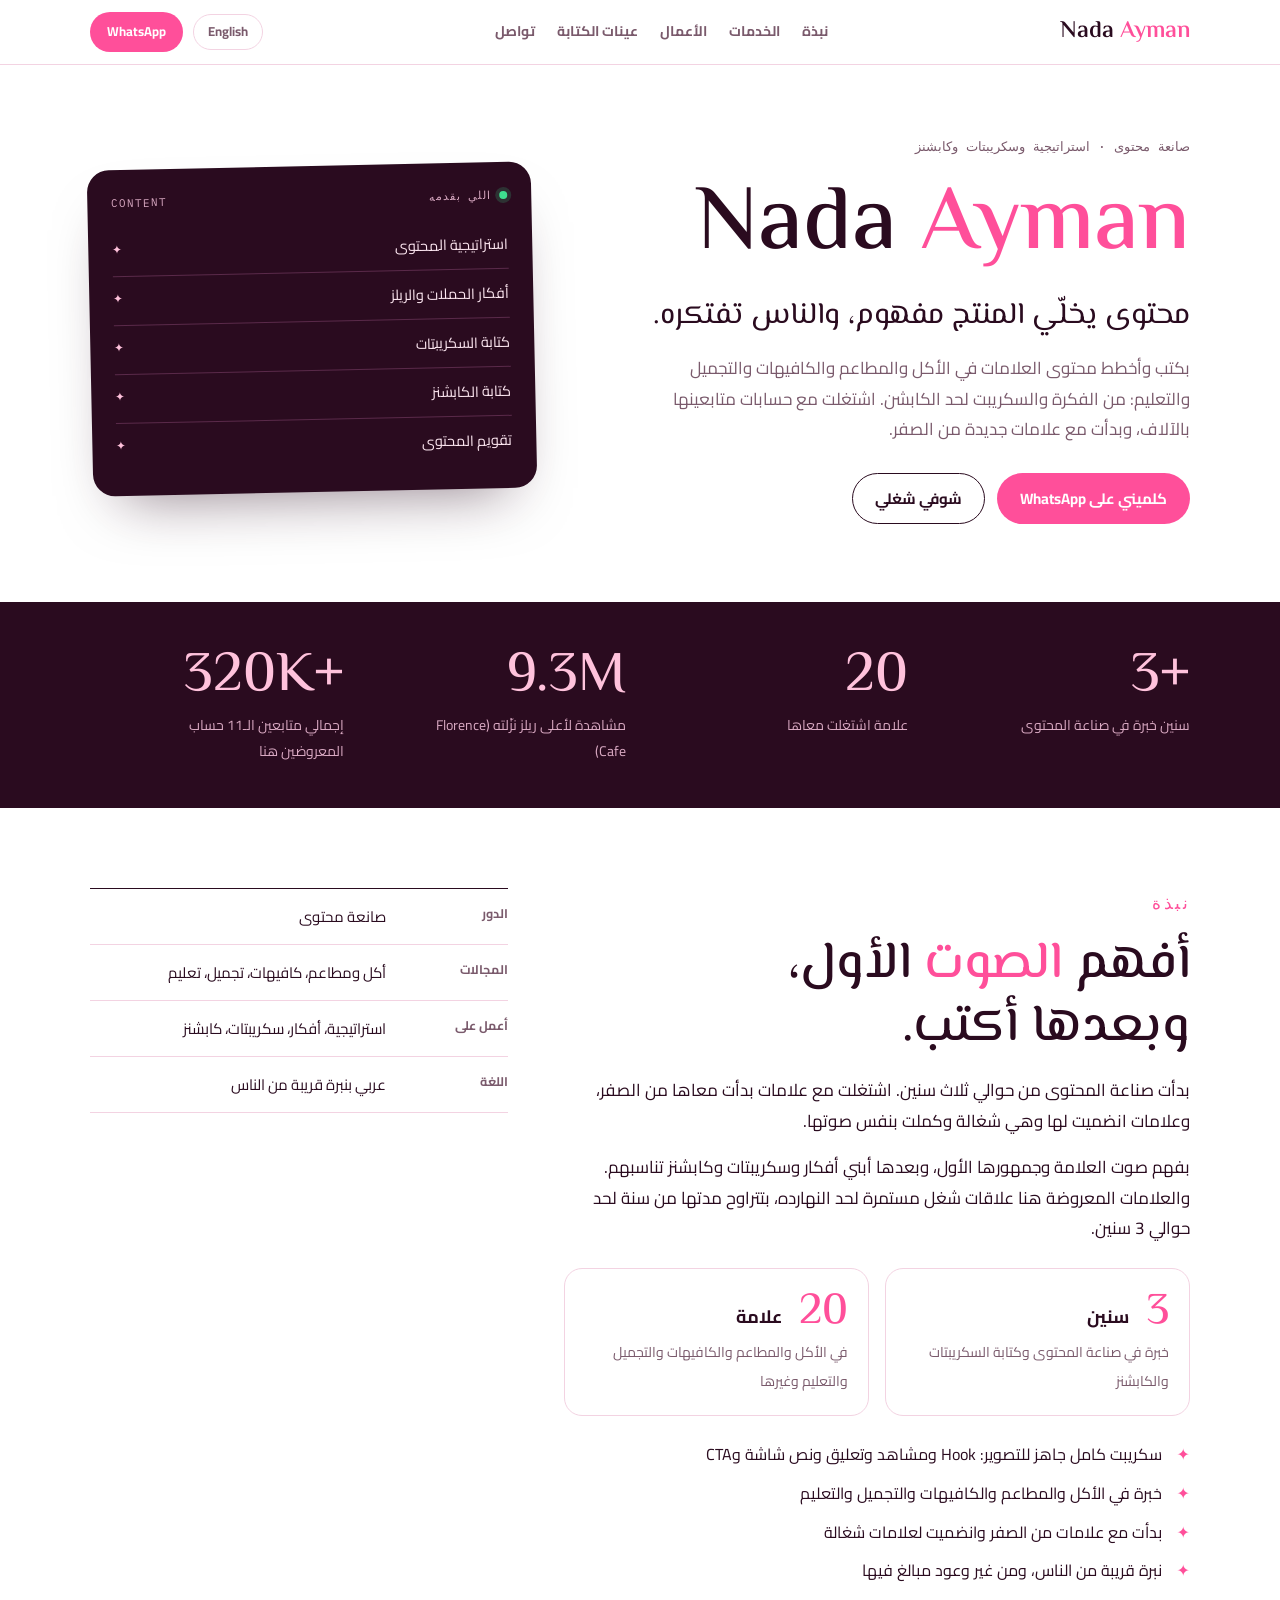
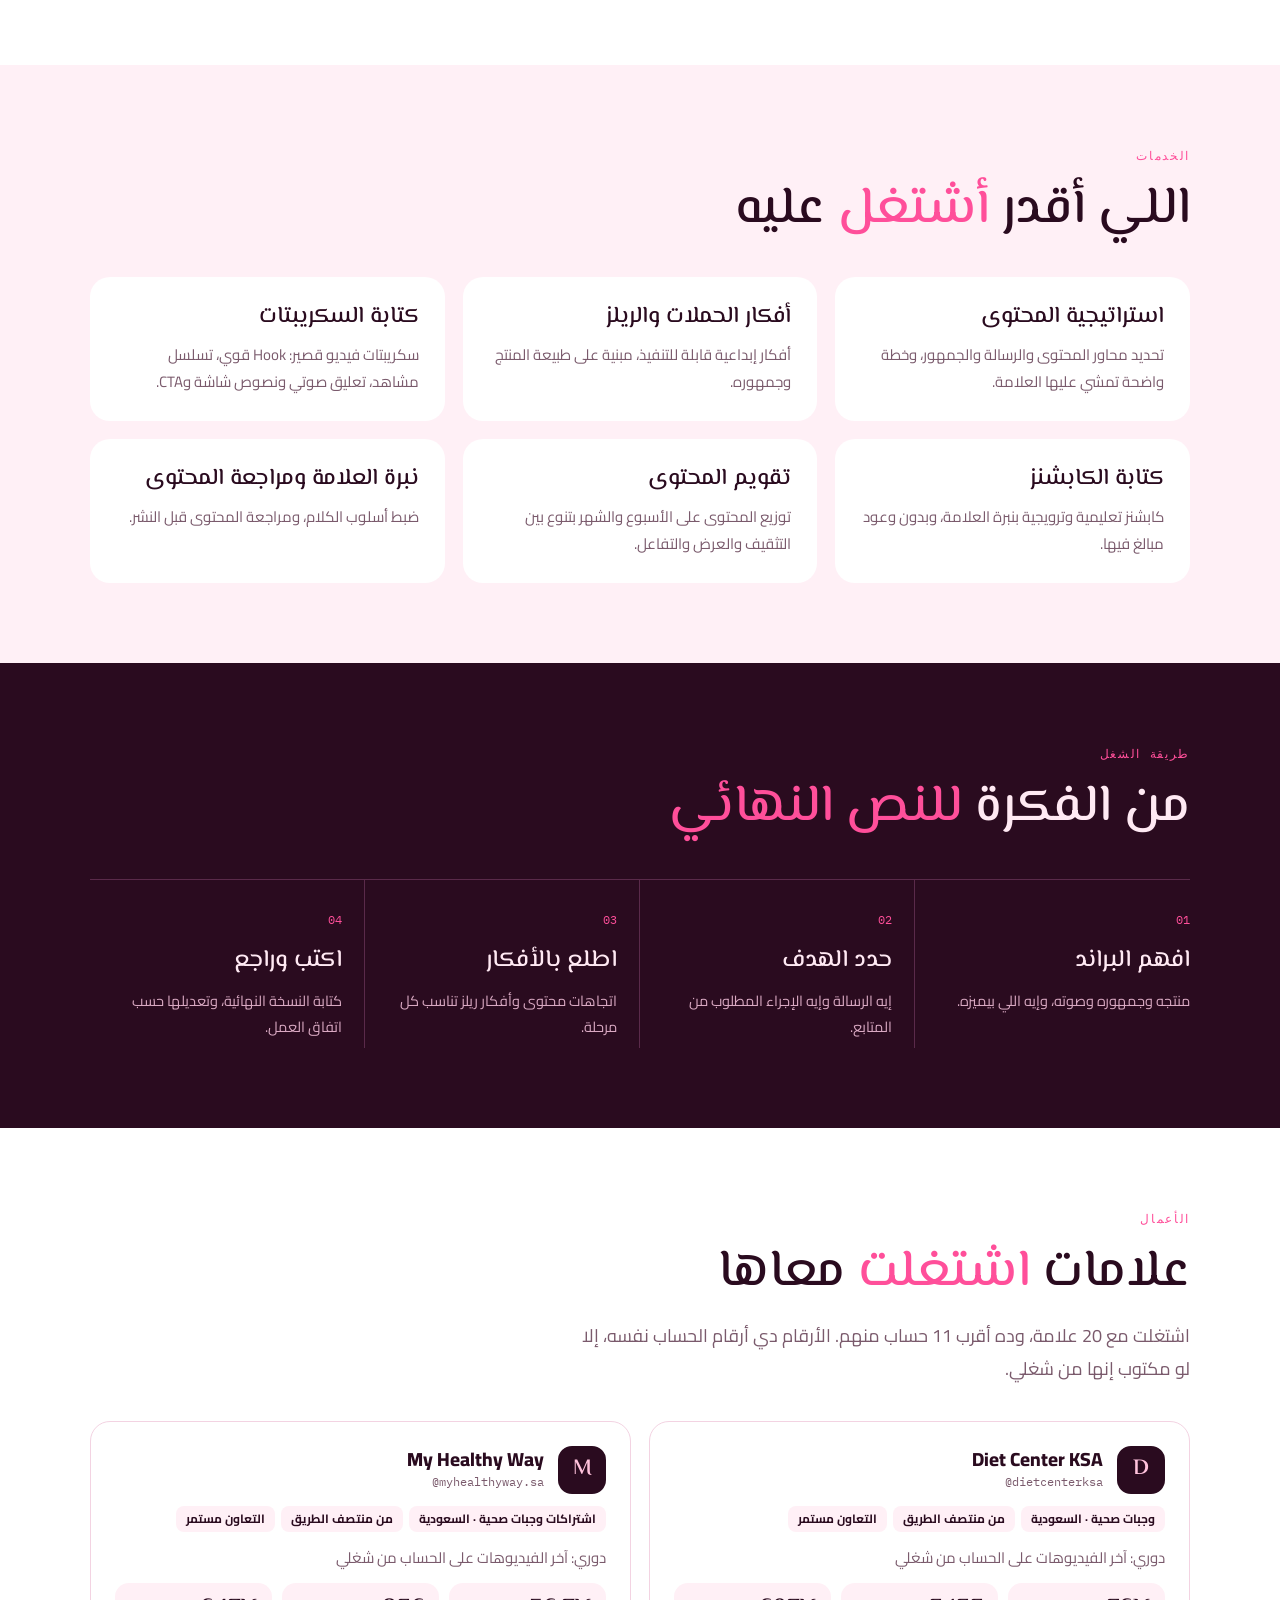
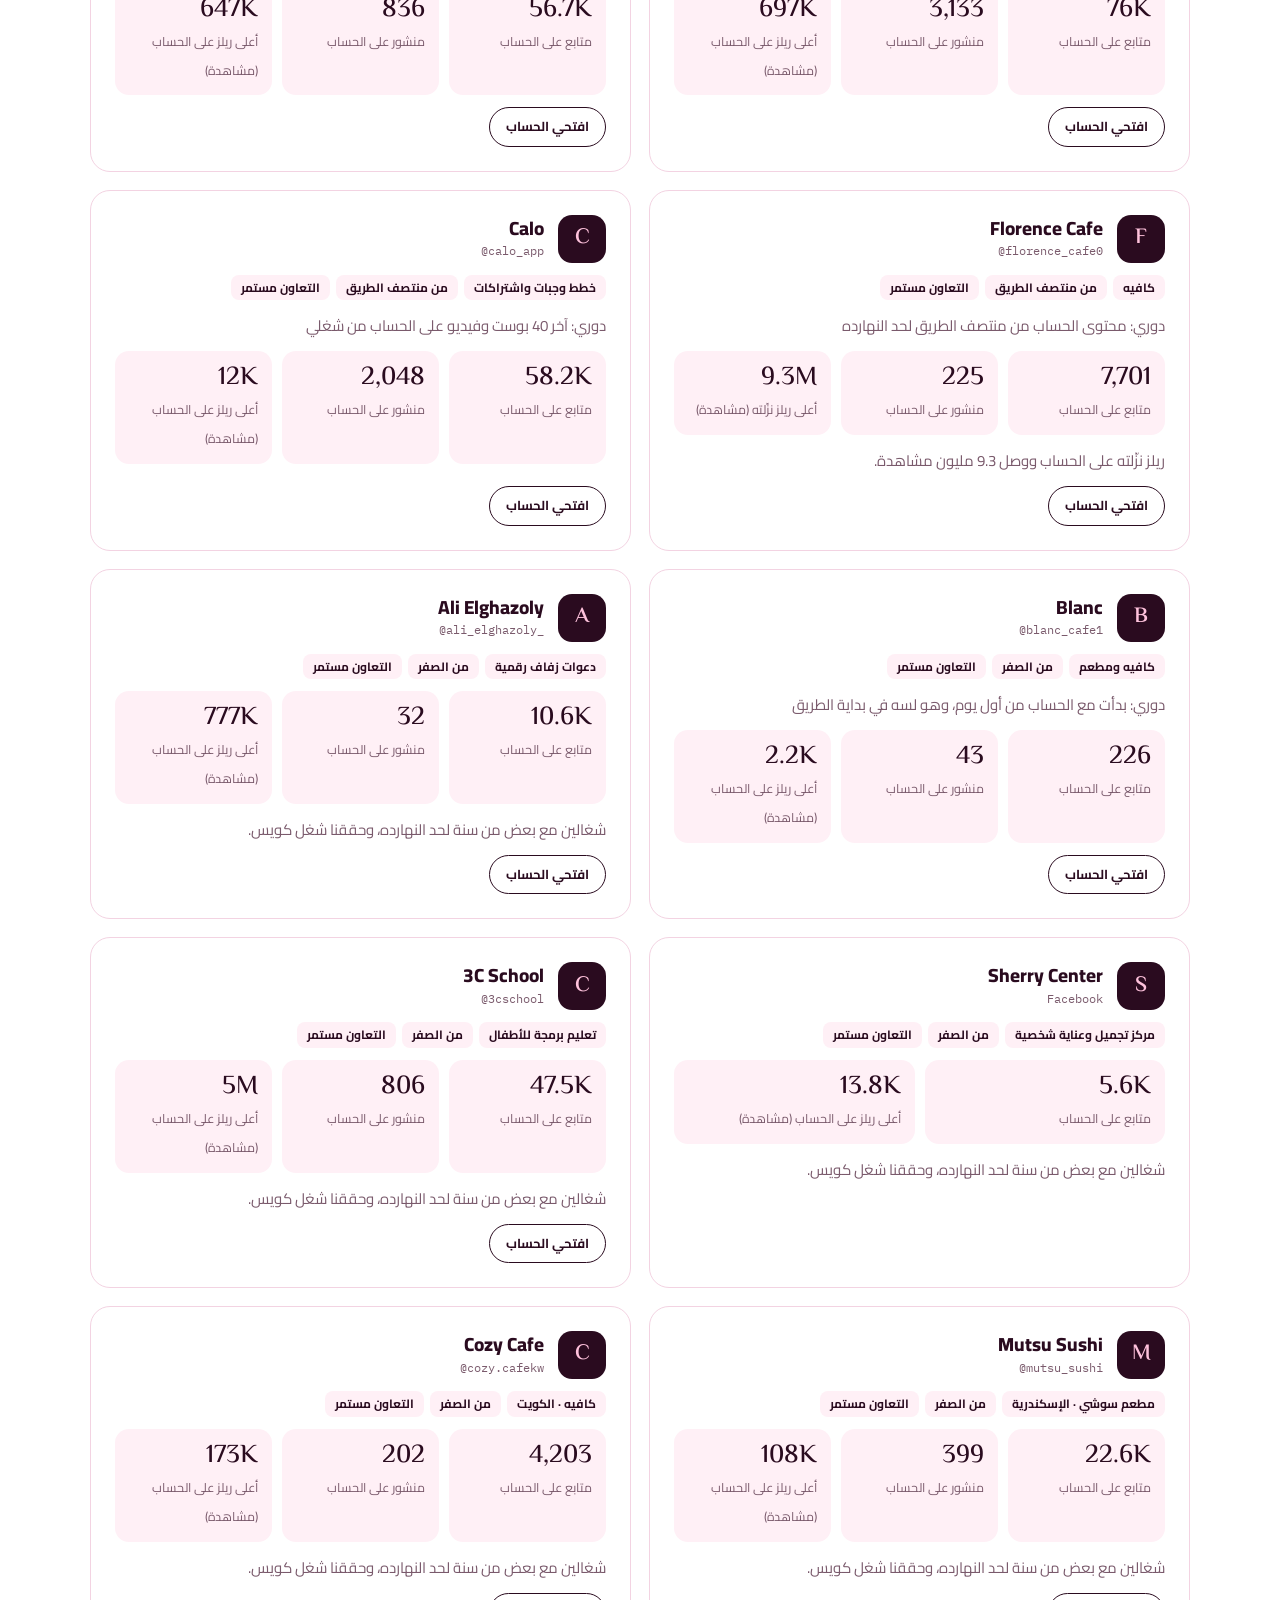
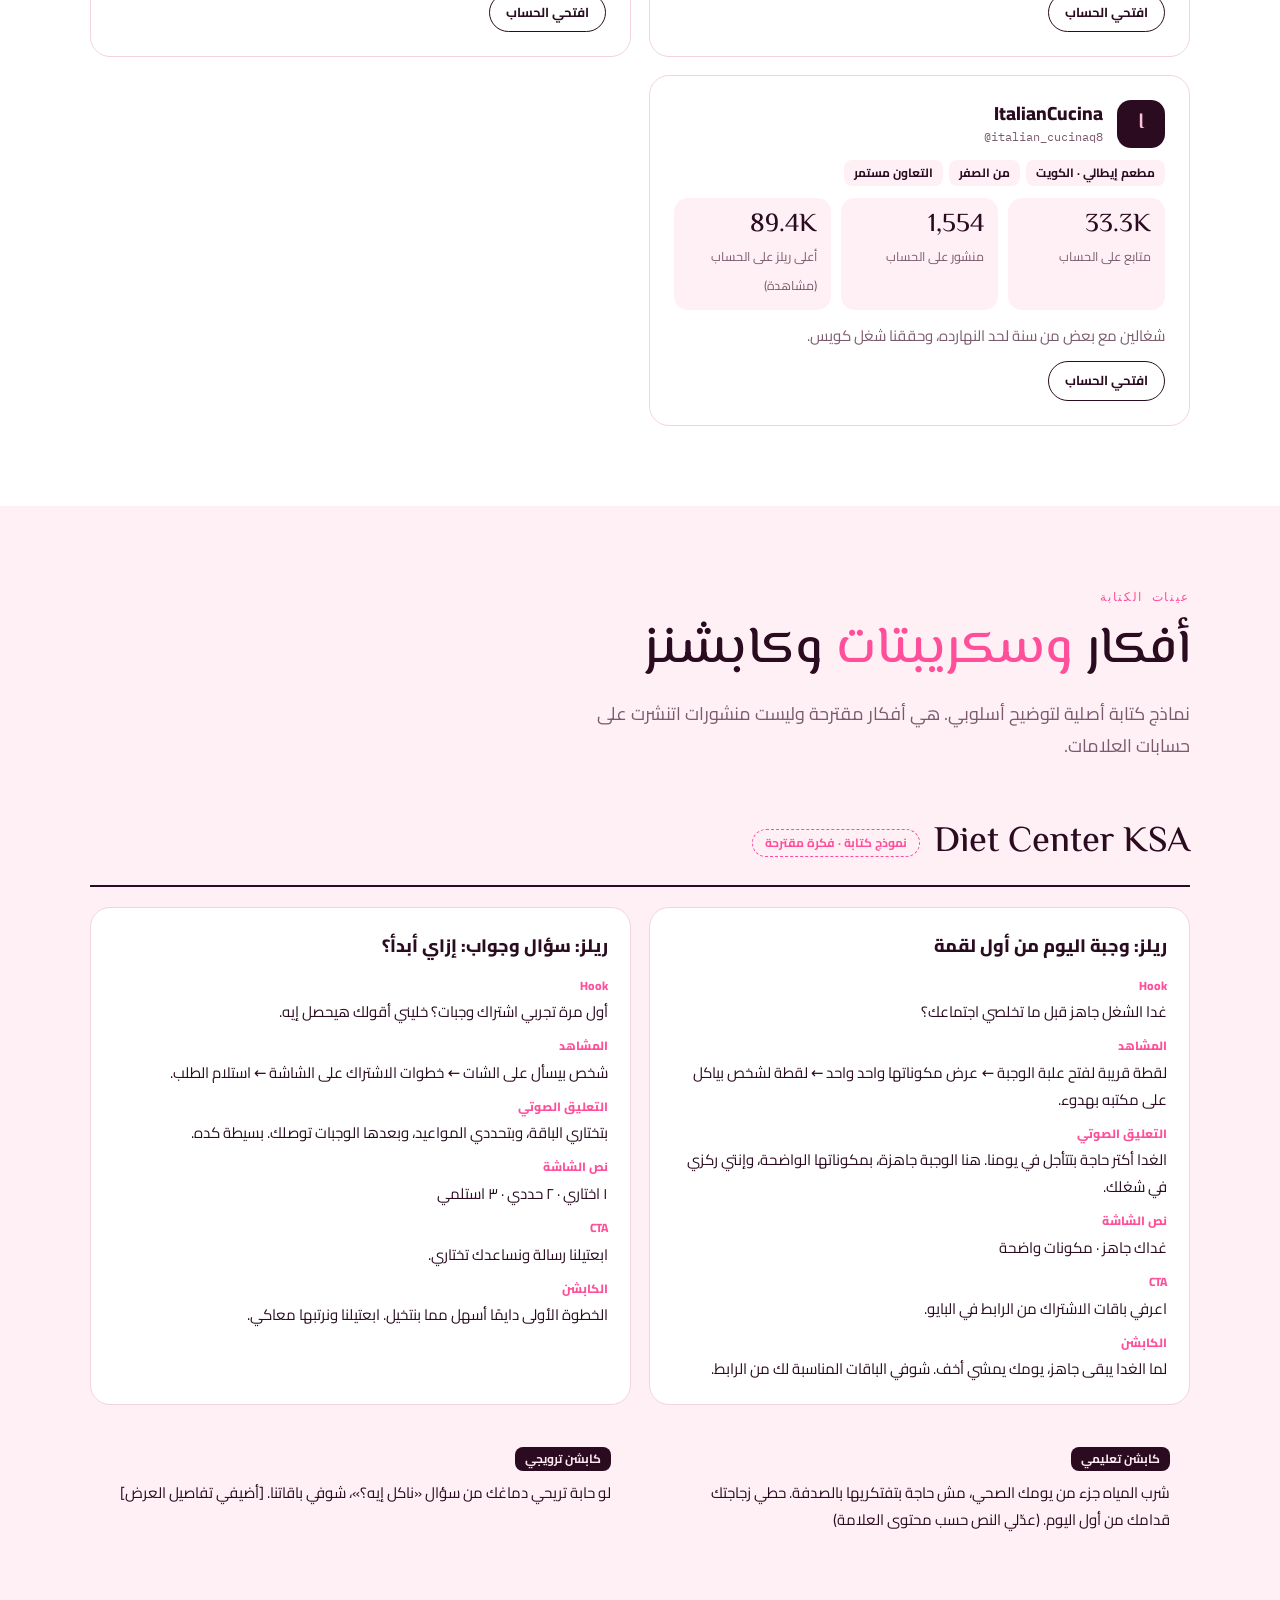
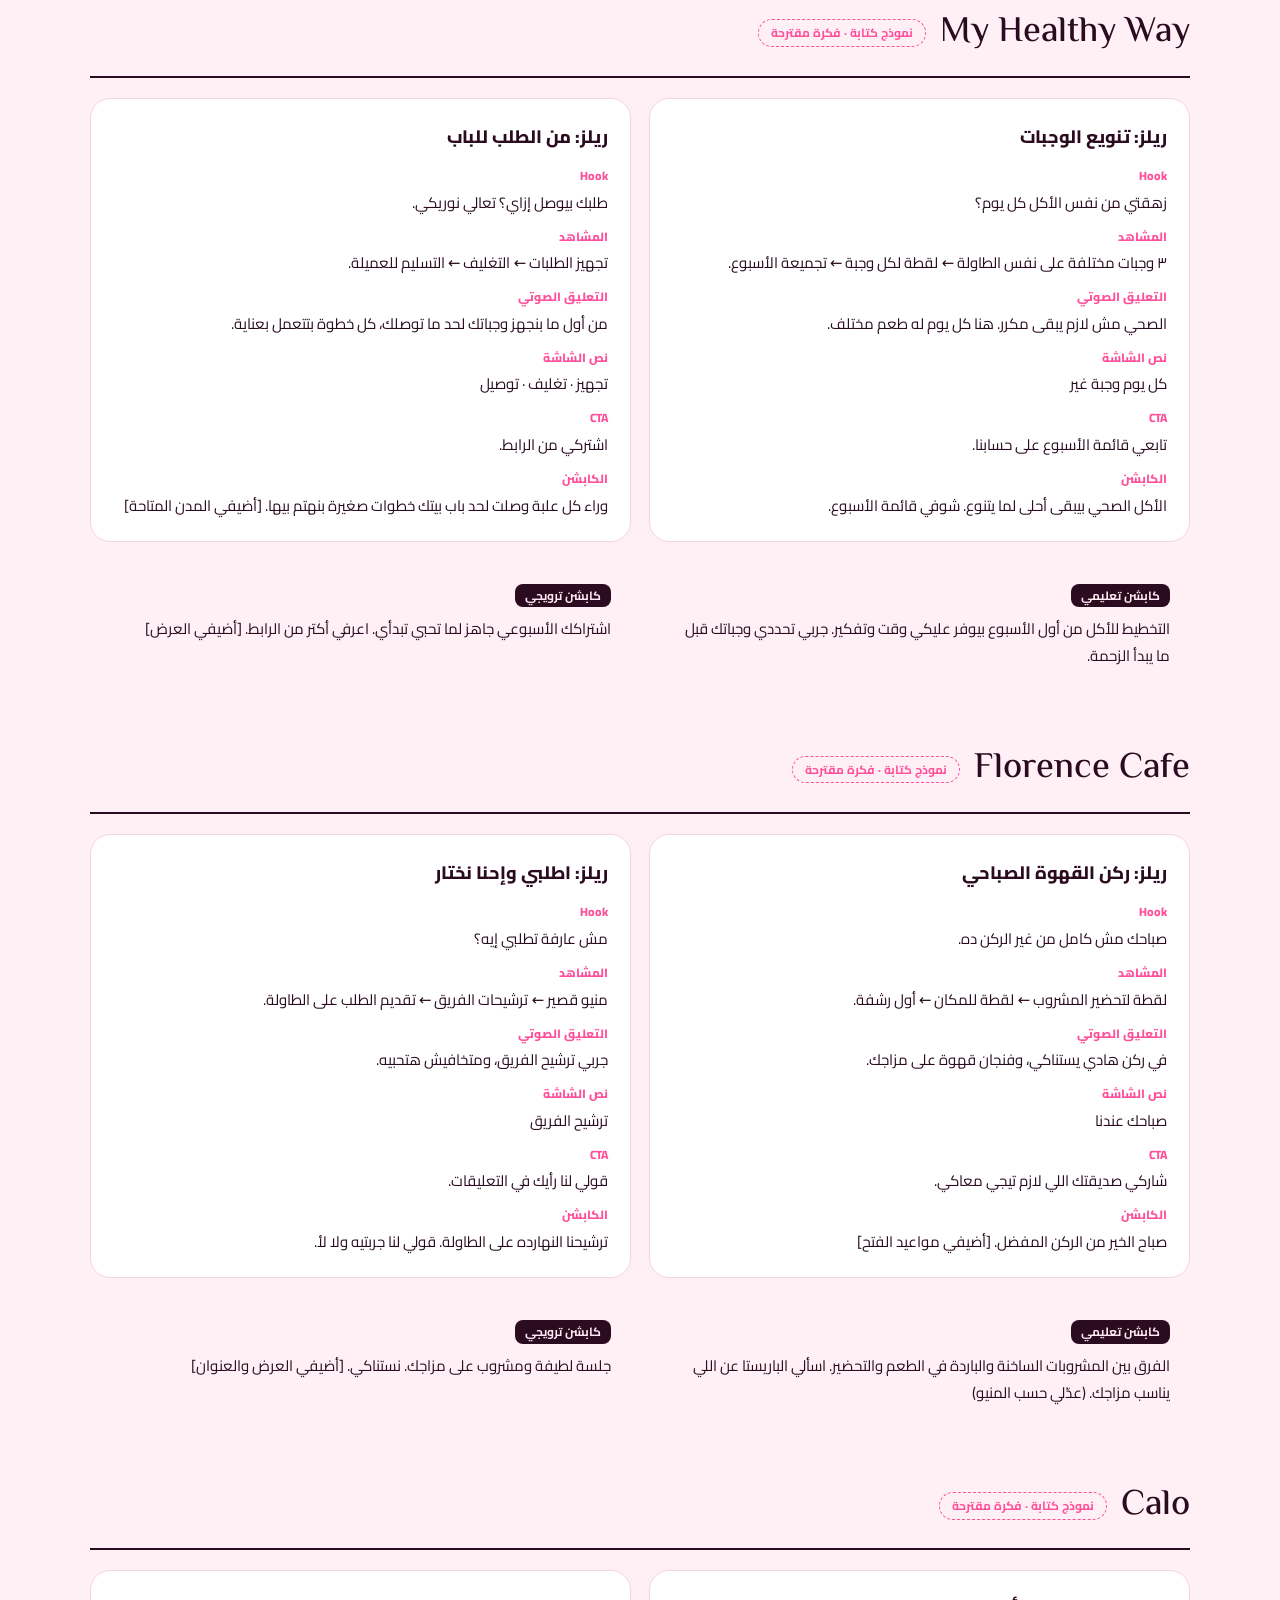
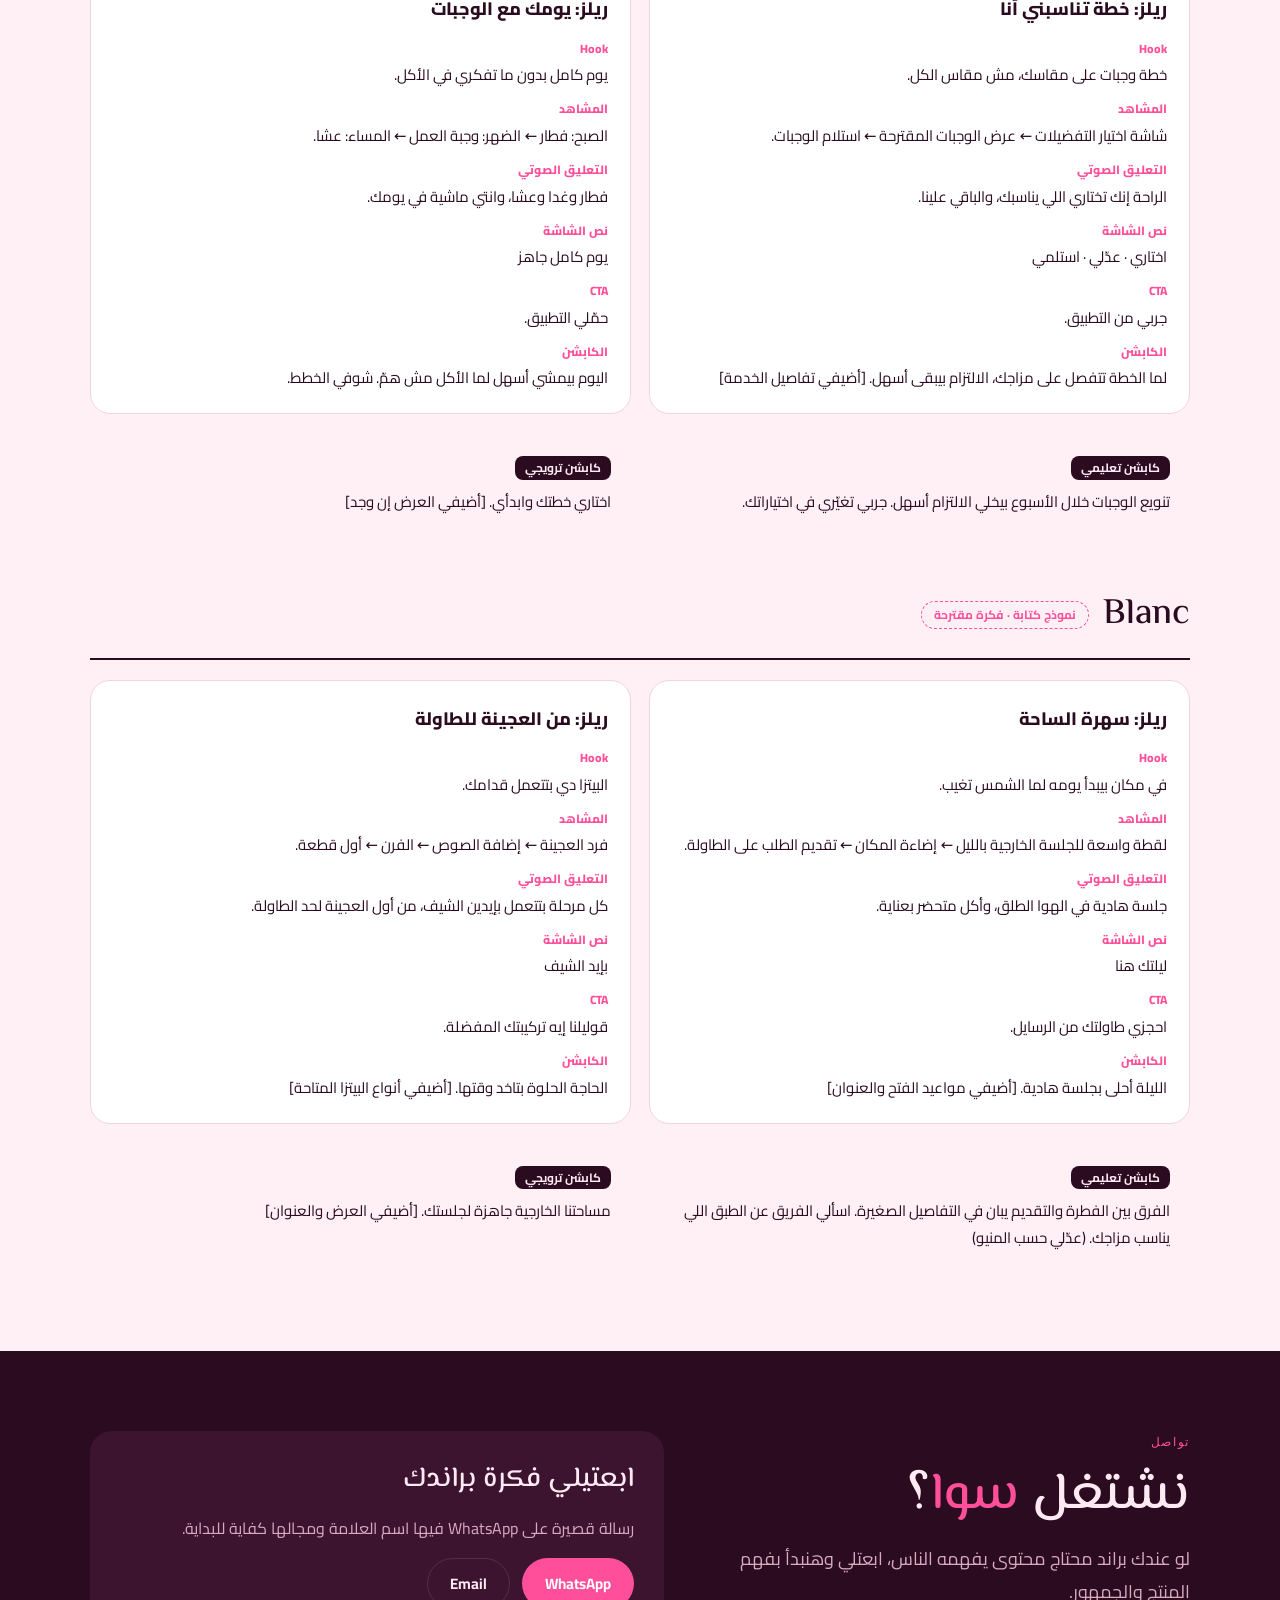
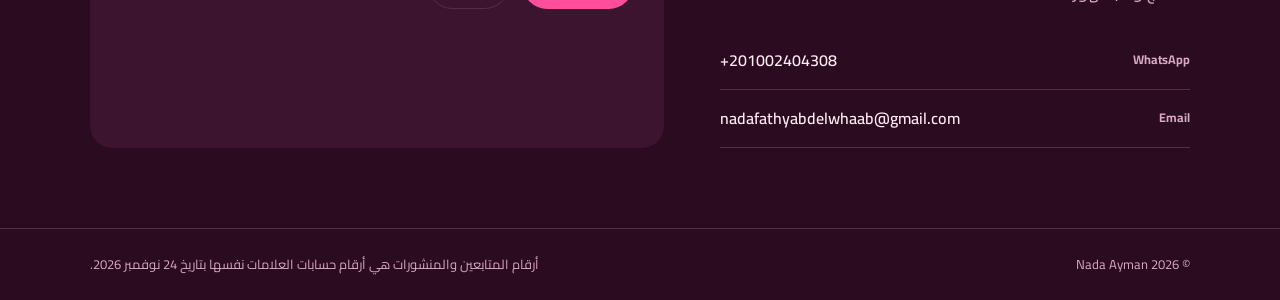
<file: creator/index.html>
<!doctype html>
<html lang="ar" dir="rtl">
<head>
<meta charset="utf-8">
<meta name="viewport" content="width=device-width, initial-scale=1, viewport-fit=cover">
<title>Nada Ayman | صانعة محتوى</title>
<meta name="description" content="Nada Ayman، صانعة محتوى: استراتيجية المحتوى وأفكار الريلز وكتابة السكريبتات والكابشنز للعلامات في الأكل الصحي والكافيهات.">
<meta name="theme-color" content="#2A0B1F">
<meta property="og:type" content="website">
<meta property="og:title" content="Nada Ayman | صانعة محتوى">
<meta property="og:description" content="محتوى يخلّي المنتج مفهوم، والناس تفتكره.">
<link rel="alternate" hreflang="ar" href="https://nadafathyabdelwhaab-code.github.io/portfolio/creator/">
<link rel="alternate" hreflang="en" href="https://nadafathyabdelwhaab-code.github.io/portfolio/creator/en/">
<link rel="icon" href="data:image/svg+xml,%3Csvg xmlns='http://www.w3.org/2000/svg' viewBox='0 0 64 64'%3E%3Crect width='64' height='64' rx='14' fill='%232A0B1F'/%3E%3Ctext x='32' y='43' text-anchor='middle' font-size='30' fill='%23FF4F9A' font-family='serif'%3EN%3C/text%3E%3C/svg%3E">
<link rel="preconnect" href="https://fonts.googleapis.com">
<link rel="preconnect" href="https://fonts.gstatic.com" crossorigin>
<link rel="stylesheet" href="https://fonts.googleapis.com/css2?family=Cairo:wght@400;500;600;700;800&family=El+Messiri:wght@400;500;600&family=Instrument+Serif:ital@0;1&family=Manrope:wght@400;500;600;700;800&family=IBM+Plex+Mono:wght@400;500;600&display=swap">
<link rel="stylesheet" href="style.css">
</head>
<body>
<a class="skip" href="#main" data-t="skip"></a>
<header class="nav">
  <div class="wrap">
    <a class="name" href="#top" id="navName"></a>
    <nav>
      <a href="#about" data-t="navAbout"></a><a href="#services" data-t="navServices"></a><a href="#clients" data-t="navWork"></a><a href="#samples" data-t="navSamples"></a><a href="#contact" data-t="navContact"></a>
    </nav>
    <div class="nav-r">
      <a class="lang" id="langSw" hreflang="en"></a>
      <a class="btn btn-pink btn-sm" id="navWa" target="_blank" rel="noopener" data-t="wa"></a>
    </div>
  </div>
</header>

<main id="main">
<section class="hero" id="top">
  <div class="wrap hero-grid">
    <div>
      <p class="role" id="role"></p>
      <h1 id="h1"></h1>
      <p class="tagline" id="tagline"></p>
      <p class="intro" id="intro"></p>
      <div class="cta-row">
        <a class="btn btn-pink" id="heroWa" target="_blank" rel="noopener" data-t="heroCta1"></a>
        <a class="btn btn-ghost" href="#clients" data-t="heroCta2"></a>
      </div>
    </div>
    <div class="card-hero">
      <div class="top"><span><i class="dot"></i><span data-t="heroCardTitle"></span></span><span>CONTENT</span></div>
      <ul id="heroList"></ul>
    </div>
  </div>
</section>

<div class="stats" id="statsBand" hidden><div class="wrap" id="stats"></div></div>

<section id="about">
  <div class="wrap about-grid">
    <div>
      <p class="eyebrow" data-t="aboutEyebrow"></p>
      <h2 data-t="aboutTitle"></h2>
      <div id="aboutText"></div>
      <div class="split" id="split"></div>
      <ul class="strengths" id="strengths"></ul>
    </div>
    <ul class="profile" id="profile"></ul>
  </div>
</section>

<section class="band-blush" id="services">
  <div class="wrap">
    <p class="eyebrow" data-t="servicesEyebrow"></p>
    <h2 data-t="servicesTitle"></h2>
    <div class="svc" id="svc"></div>
  </div>
</section>

<section class="band-dark" id="process">
  <div class="wrap">
    <p class="eyebrow" data-t="processEyebrow"></p>
    <h2 data-t="processTitle"></h2>
    <div class="steps" id="steps"></div>
  </div>
</section>

<section id="clients">
  <div class="wrap">
    <p class="eyebrow" data-t="workEyebrow"></p>
    <h2 data-t="workTitle"></h2>
    <p class="lead" data-t="workLead"></p>
    <div class="clients" id="clientList"></div>
  </div>
</section>

<section class="band-blush" id="samples">
  <div class="wrap">
    <p class="eyebrow" data-t="samplesEyebrow"></p>
    <h2 data-t="samplesTitle"></h2>
    <p class="lead" data-t="samplesLead"></p>
    <div id="sampleList"></div>
  </div>
</section>

<section class="band-dark" id="contact">
  <div class="wrap contact-grid">
    <div>
      <p class="eyebrow" data-t="contactEyebrow"></p>
      <h2 data-t="contactTitle"></h2>
      <p class="lead" data-t="contactLead"></p>
      <ul class="cinfo" id="cinfo"></ul>
    </div>
    <div class="cta-box">
      <h3 data-t="ctaTitle"></h3>
      <p data-t="ctaText"></p>
      <div class="cta-row">
        <a class="btn btn-pink" id="ctaWa" target="_blank" rel="noopener" data-t="wa"></a>
        <a class="btn btn-ghost" id="ctaMail" style="color:var(--on-dark);border-color:var(--line-dark)" data-t="email"></a>
      </div>
    </div>
  </div>
</section>
</main>

<footer><div class="wrap"><span id="copy"></span><span id="asof"></span></div></footer>

<script src="data.js"></script>
<script src="app.js"></script>
</body>
</html>
</file>
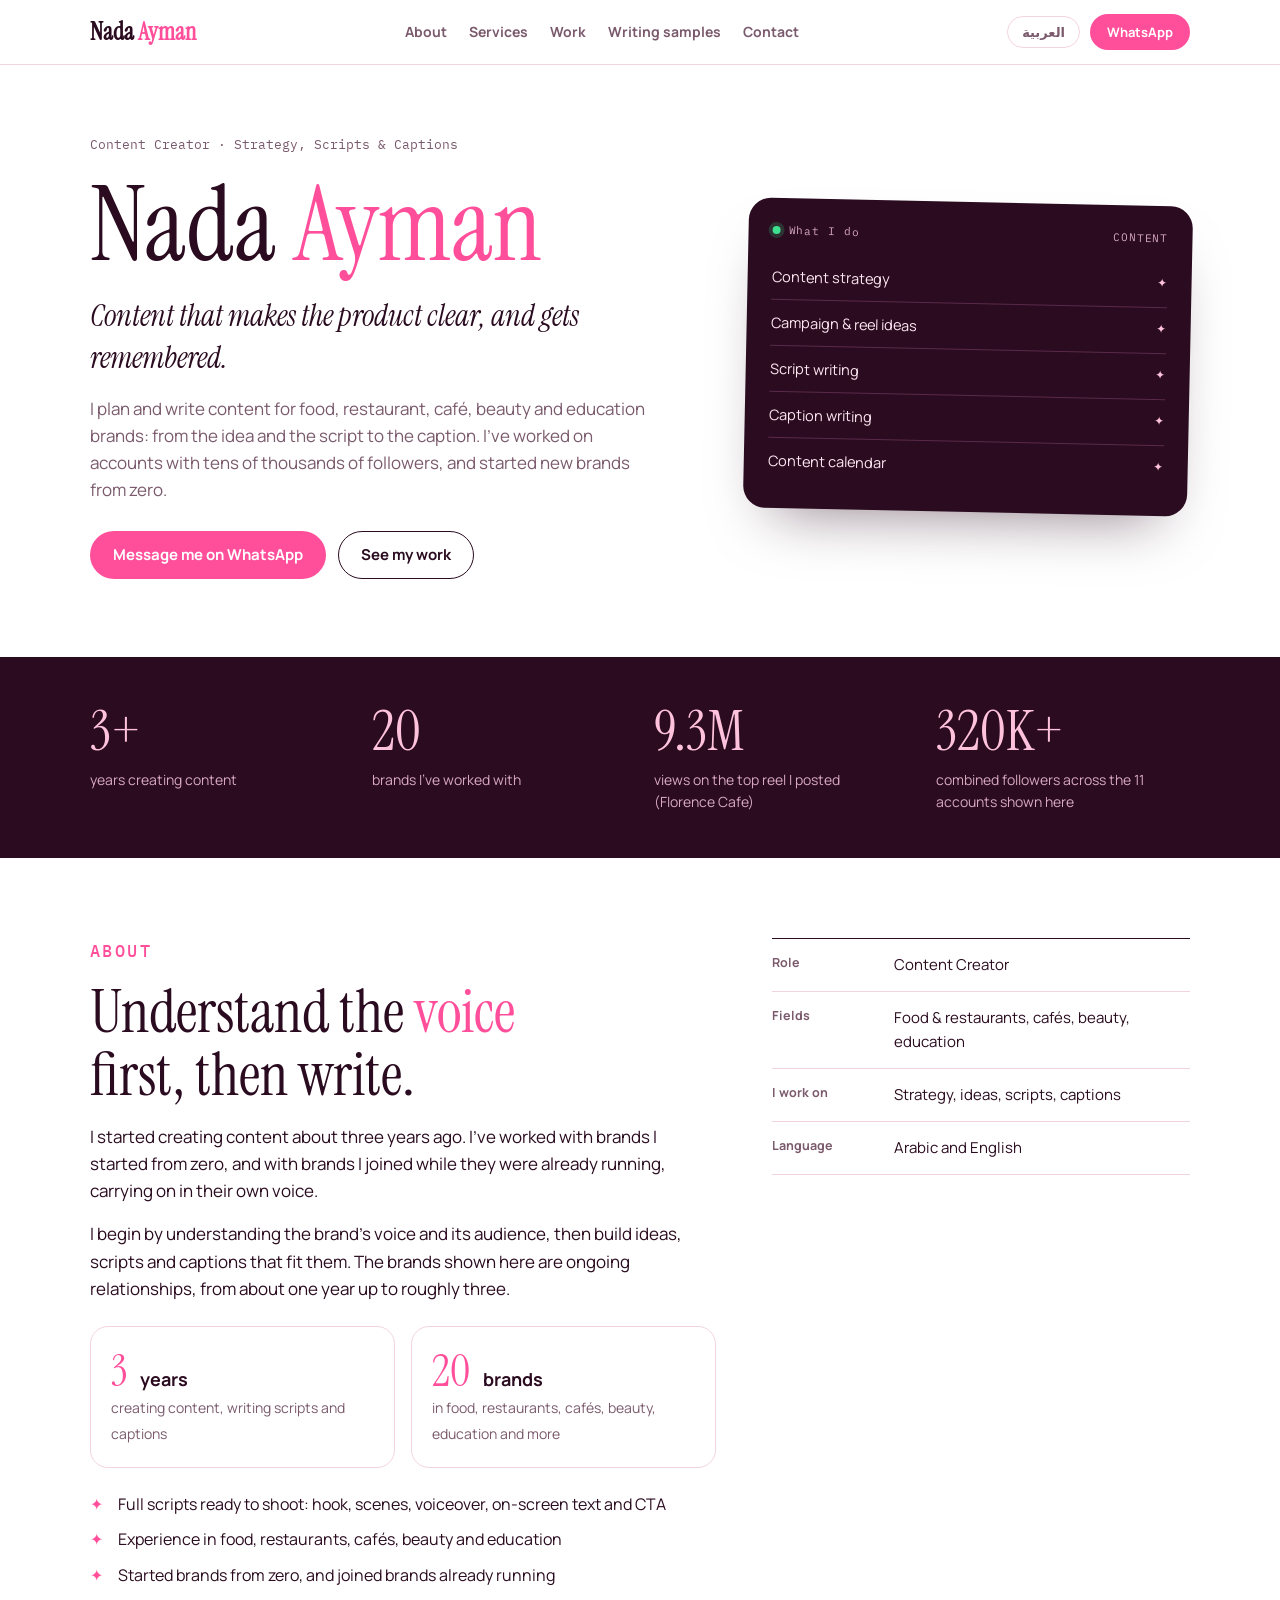
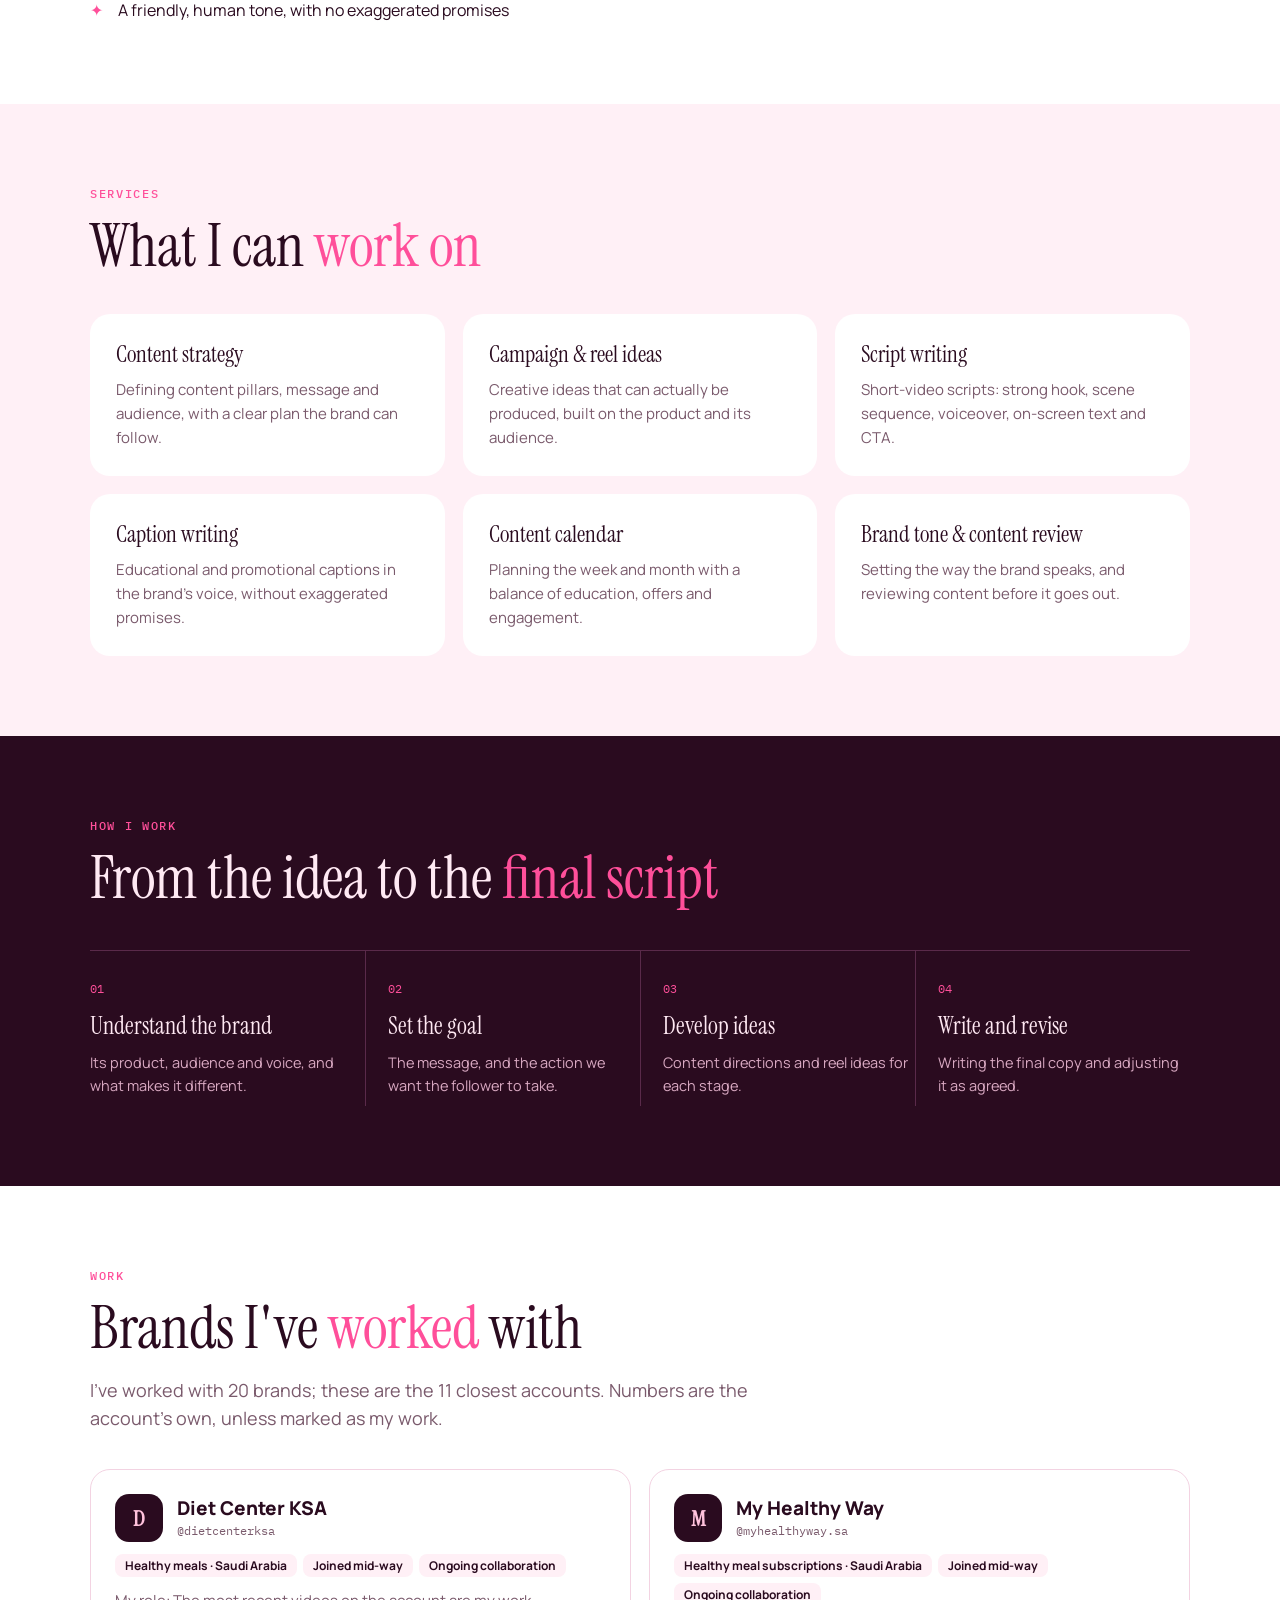
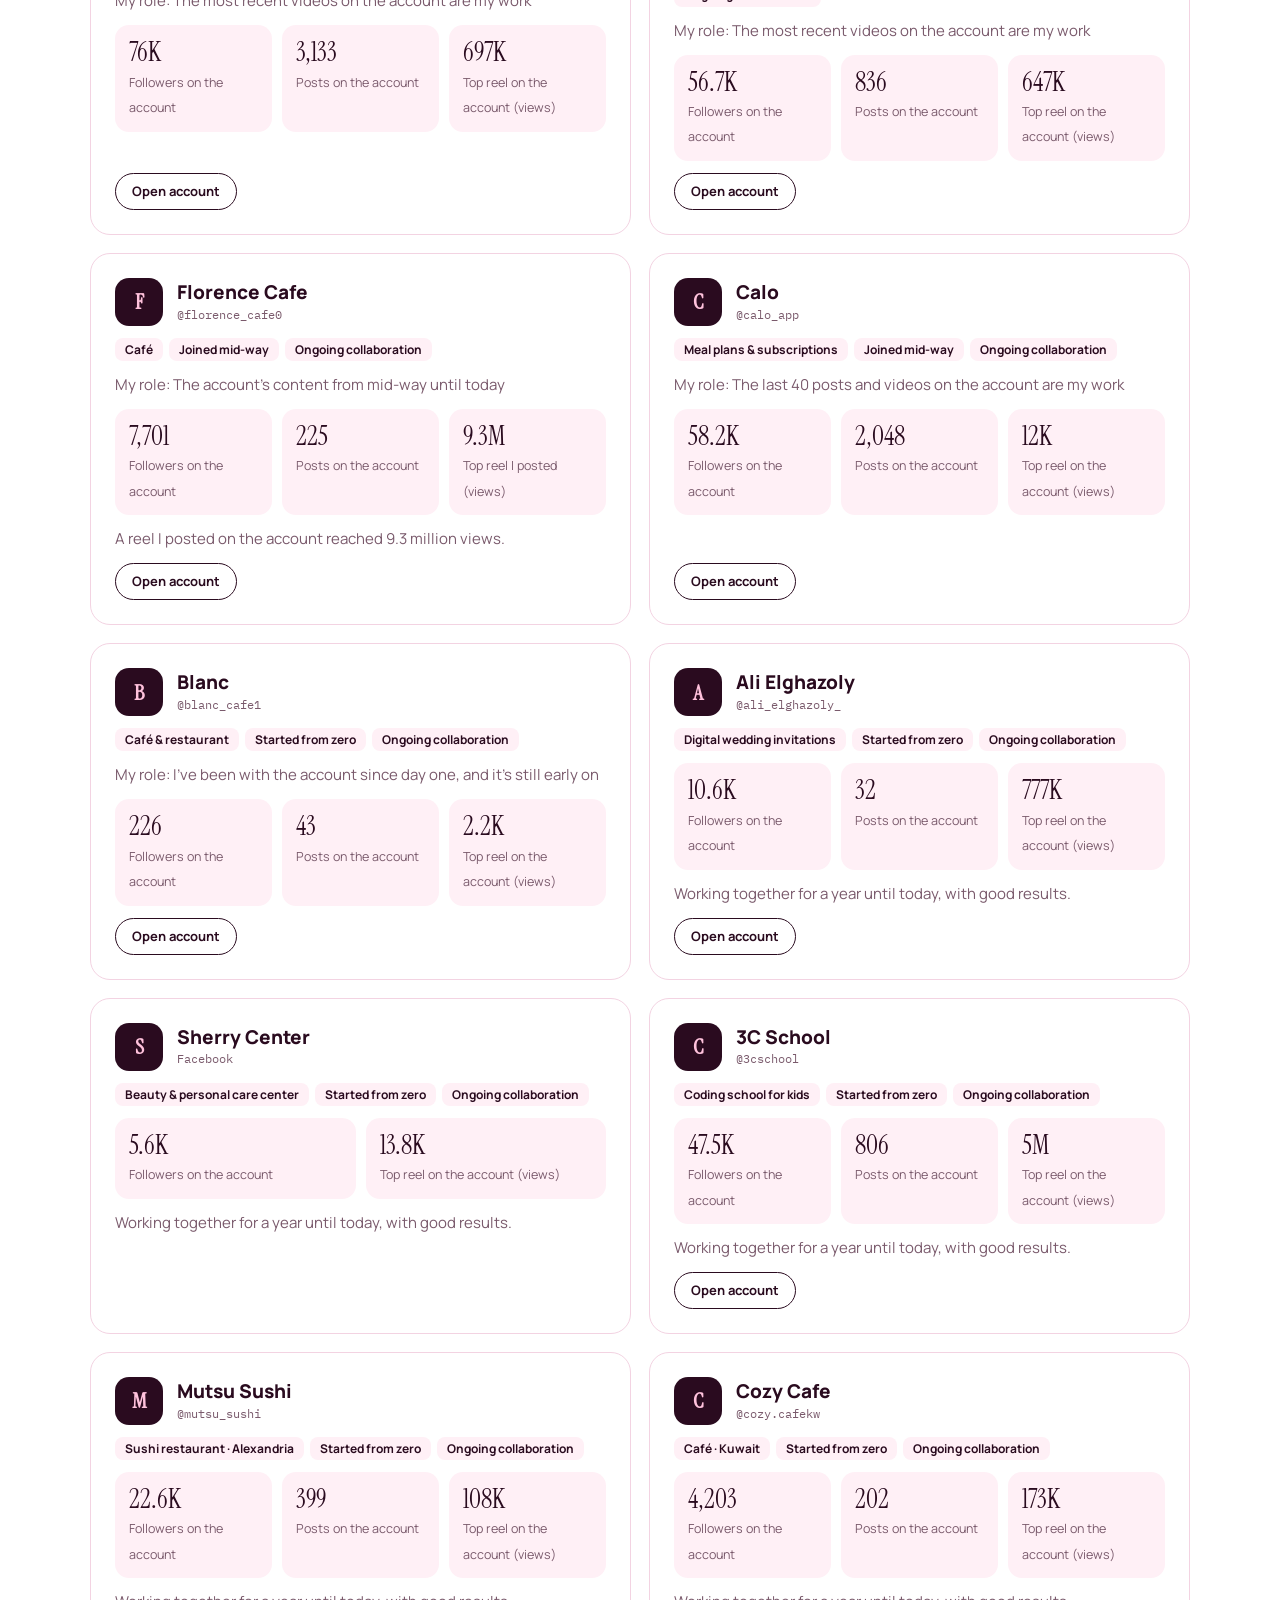
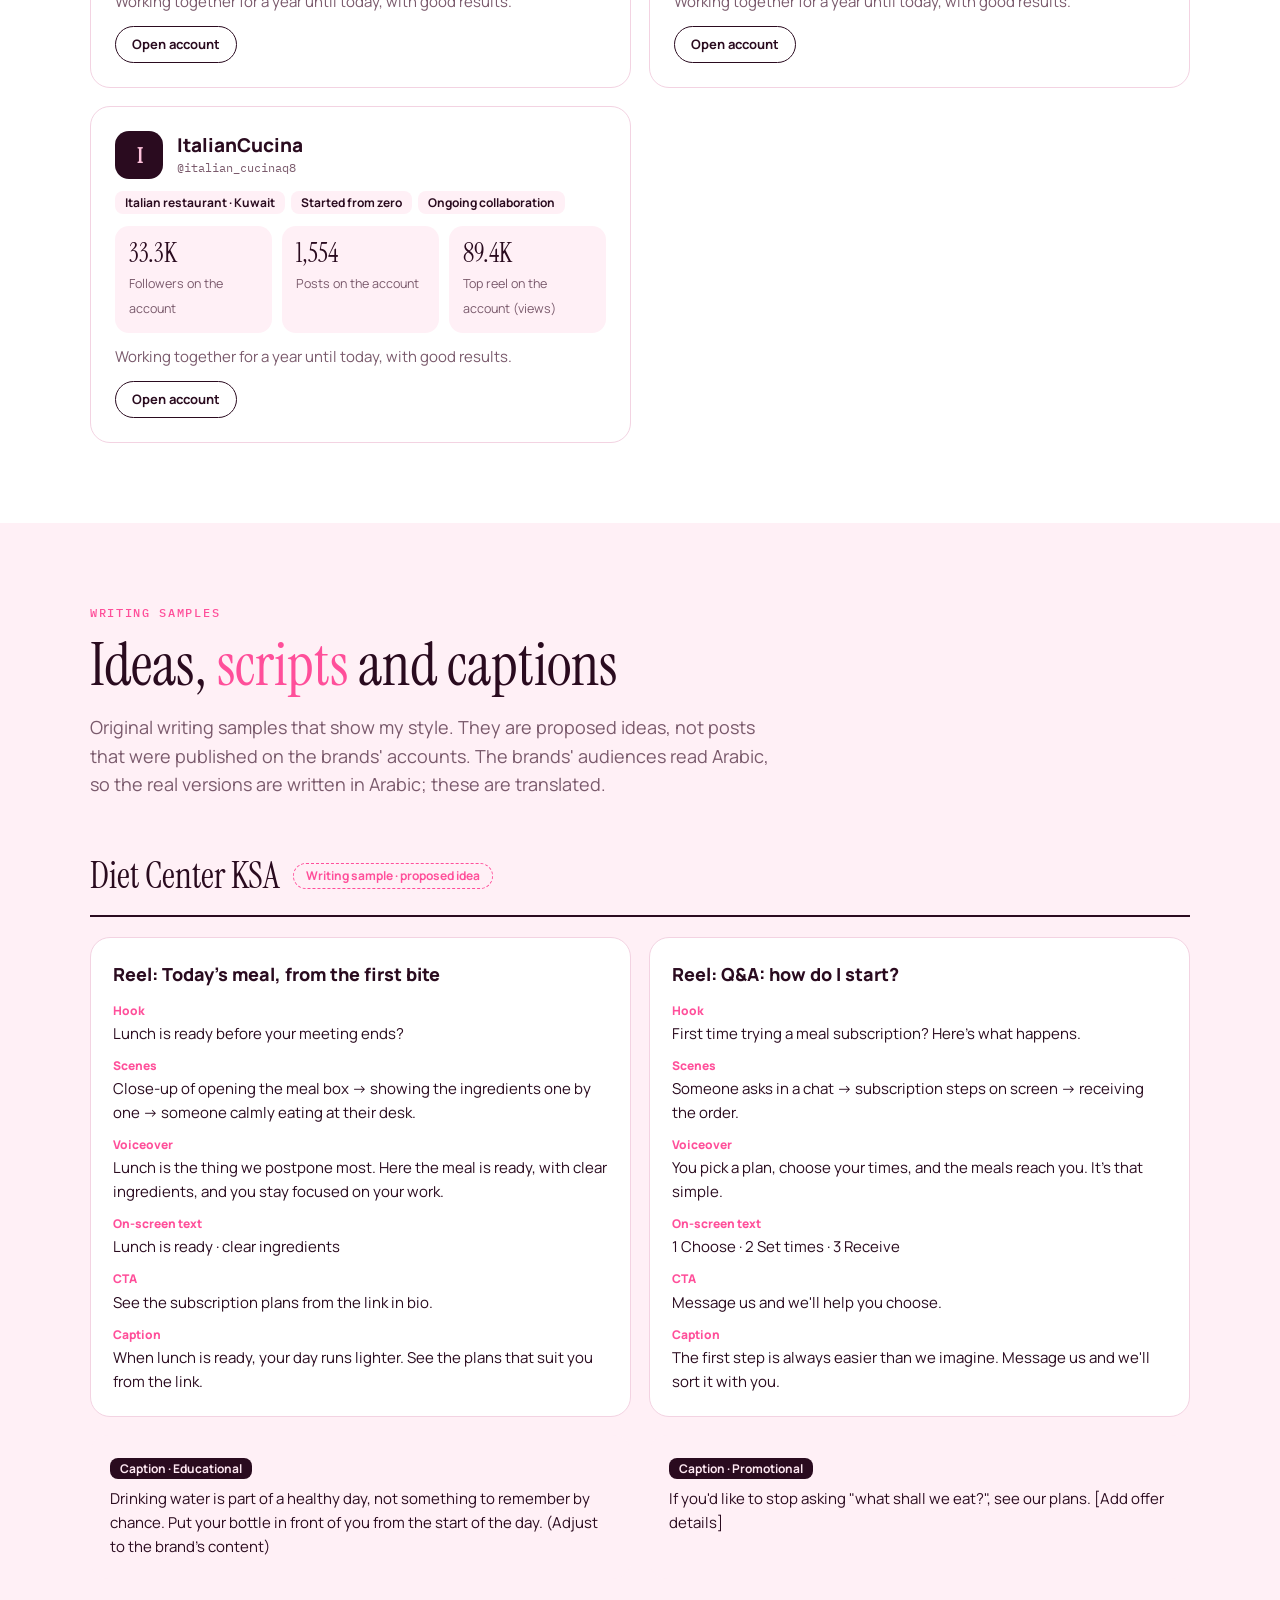
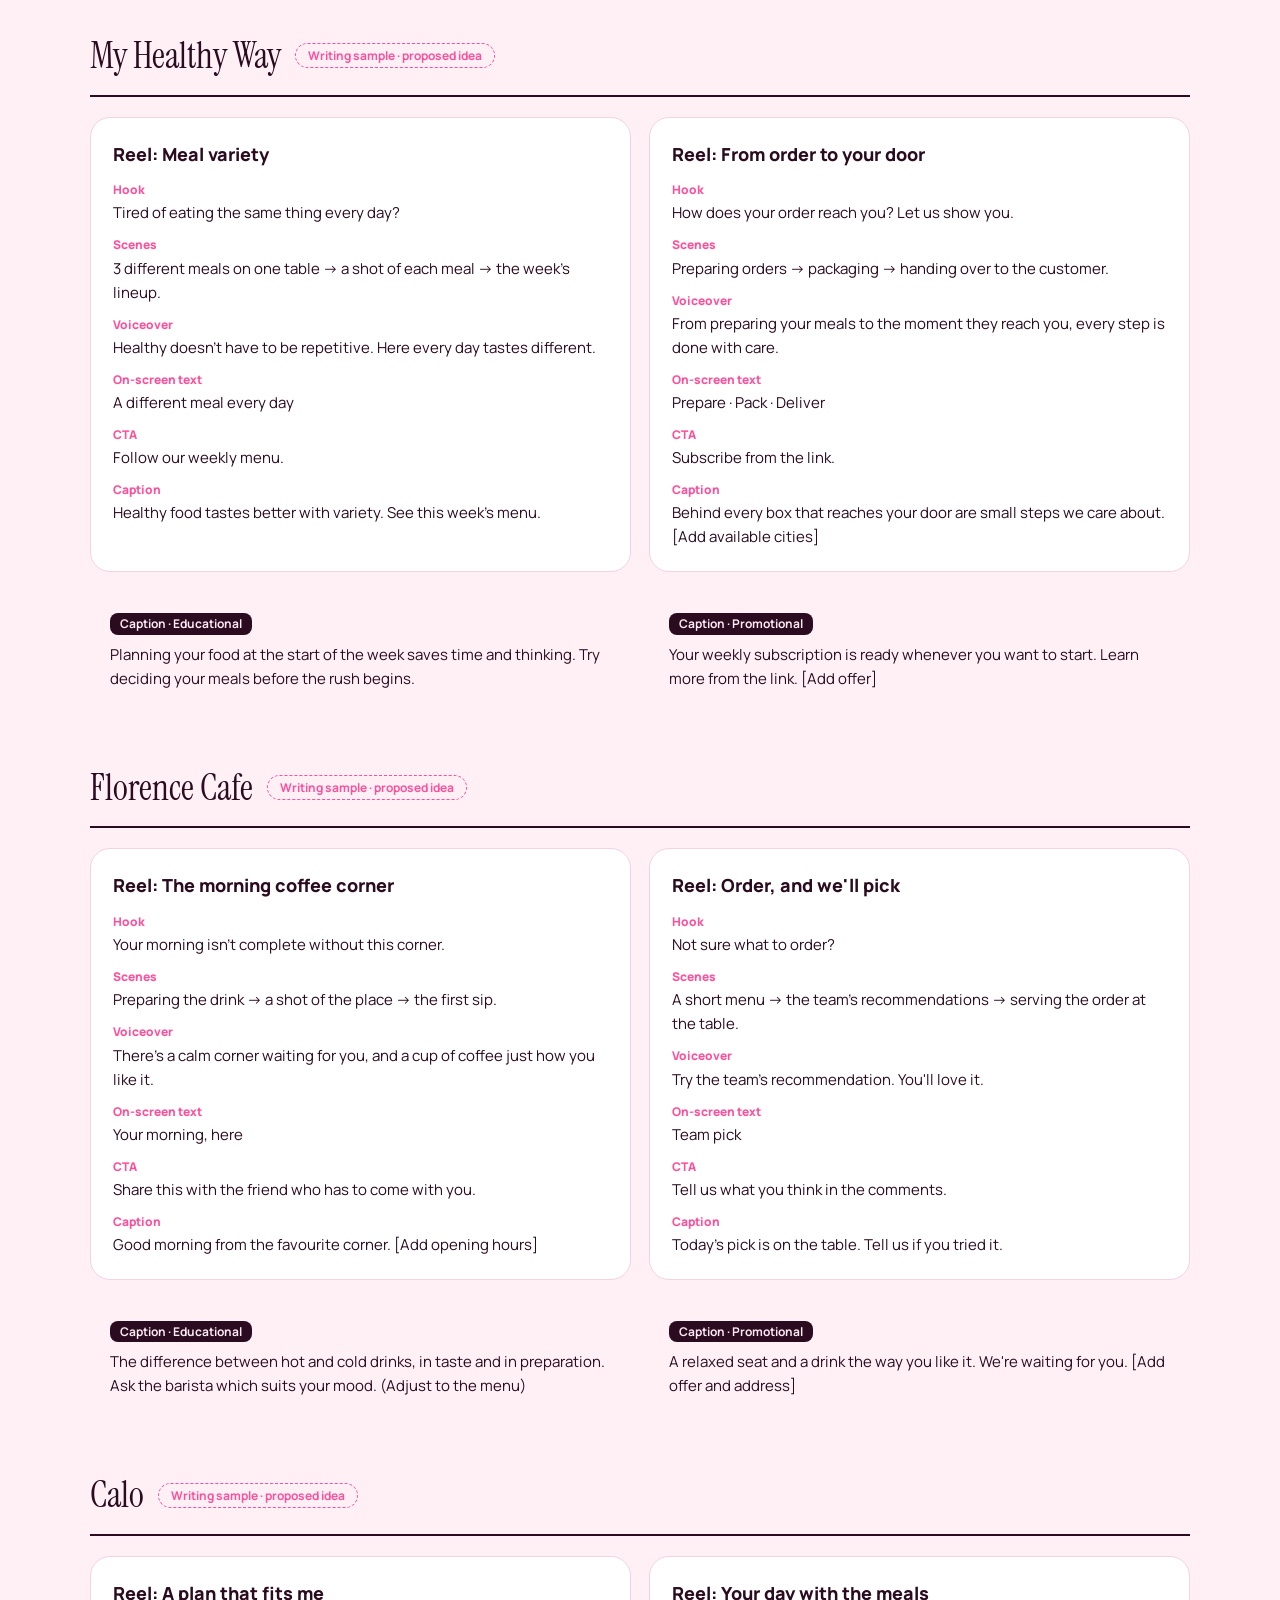
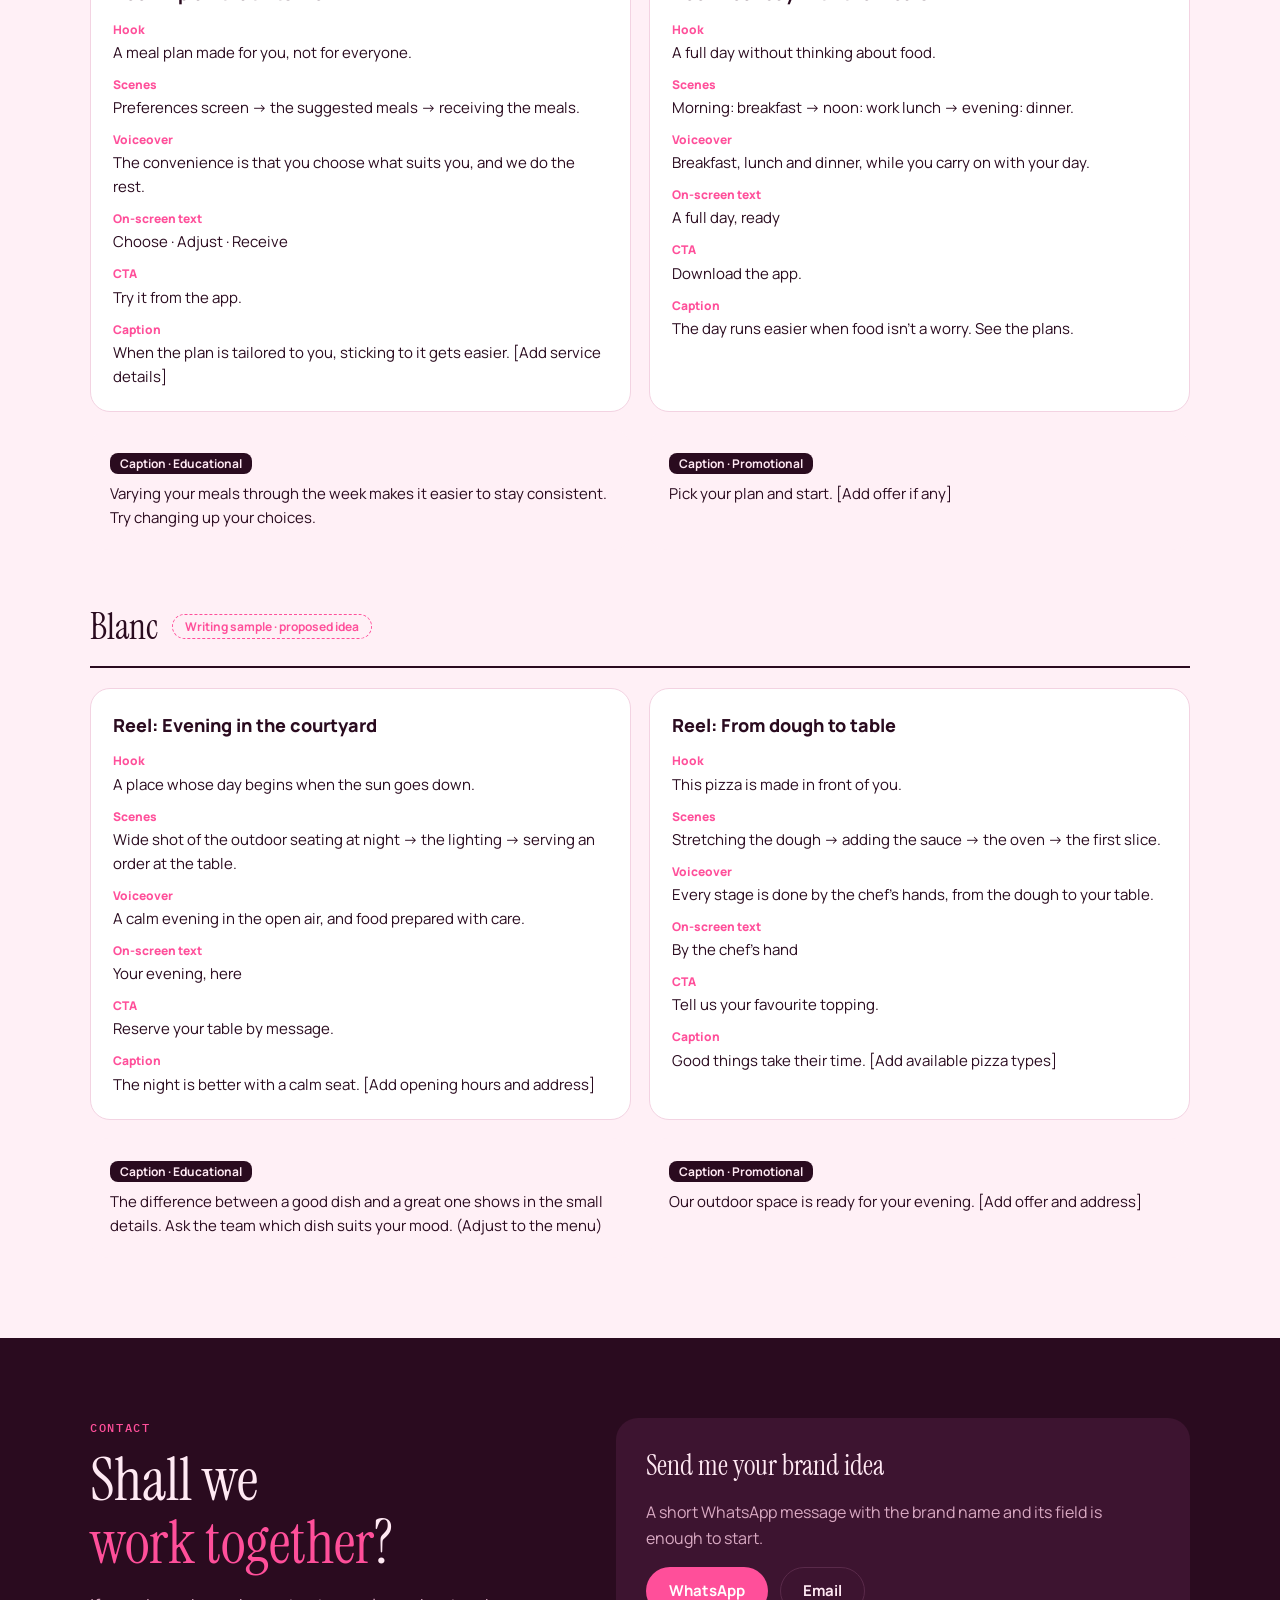
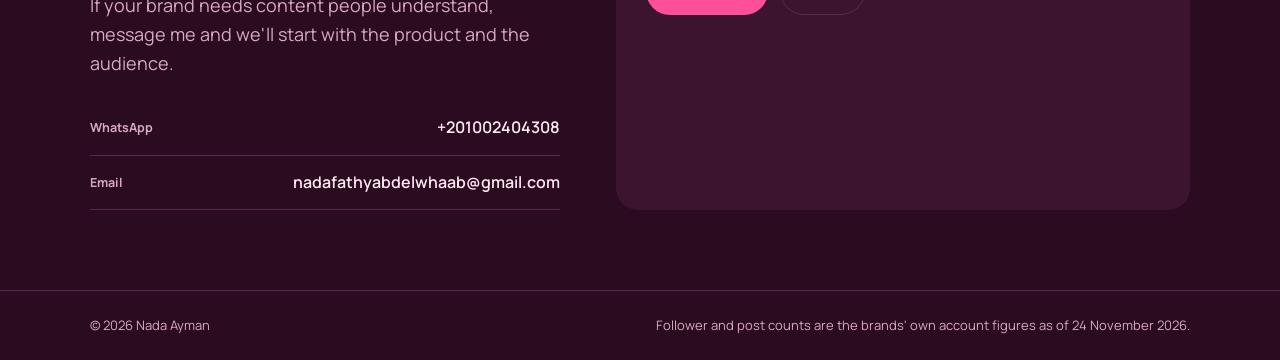
<file: creator/en/index.html>
<!doctype html>
<html lang="en" dir="ltr">
<head>
<meta charset="utf-8">
<meta name="viewport" content="width=device-width, initial-scale=1, viewport-fit=cover">
<title>Nada Ayman | Content Creator</title>
<meta name="description" content="Nada Ayman, content creator: content strategy, reel ideas, scripts and captions for food, wellness and café brands.">
<meta name="theme-color" content="#2A0B1F">
<meta property="og:type" content="website">
<meta property="og:title" content="Nada Ayman | Content Creator">
<meta property="og:description" content="Content that makes the product clear, and gets remembered.">
<link rel="alternate" hreflang="ar" href="https://nadafathyabdelwhaab-code.github.io/portfolio/creator/">
<link rel="alternate" hreflang="en" href="https://nadafathyabdelwhaab-code.github.io/portfolio/creator/en/">
<link rel="icon" href="data:image/svg+xml,%3Csvg xmlns='http://www.w3.org/2000/svg' viewBox='0 0 64 64'%3E%3Crect width='64' height='64' rx='14' fill='%232A0B1F'/%3E%3Ctext x='32' y='43' text-anchor='middle' font-size='30' fill='%23FF4F9A' font-family='serif'%3EN%3C/text%3E%3C/svg%3E">
<link rel="preconnect" href="https://fonts.googleapis.com">
<link rel="preconnect" href="https://fonts.gstatic.com" crossorigin>
<link rel="stylesheet" href="https://fonts.googleapis.com/css2?family=Cairo:wght@400;500;600;700;800&family=El+Messiri:wght@400;500;600&family=Instrument+Serif:ital@0;1&family=Manrope:wght@400;500;600;700;800&family=IBM+Plex+Mono:wght@400;500;600&display=swap">
<link rel="stylesheet" href="../style.css">
</head>
<body>
<a class="skip" href="#main" data-t="skip"></a>
<header class="nav">
  <div class="wrap">
    <a class="name" href="#top" id="navName"></a>
    <nav>
      <a href="#about" data-t="navAbout"></a><a href="#services" data-t="navServices"></a><a href="#clients" data-t="navWork"></a><a href="#samples" data-t="navSamples"></a><a href="#contact" data-t="navContact"></a>
    </nav>
    <div class="nav-r">
      <a class="lang" id="langSw" hreflang="ar"></a>
      <a class="btn btn-pink btn-sm" id="navWa" target="_blank" rel="noopener" data-t="wa"></a>
    </div>
  </div>
</header>

<main id="main">
<section class="hero" id="top">
  <div class="wrap hero-grid">
    <div>
      <p class="role" id="role"></p>
      <h1 id="h1"></h1>
      <p class="tagline" id="tagline"></p>
      <p class="intro" id="intro"></p>
      <div class="cta-row">
        <a class="btn btn-pink" id="heroWa" target="_blank" rel="noopener" data-t="heroCta1"></a>
        <a class="btn btn-ghost" href="#clients" data-t="heroCta2"></a>
      </div>
    </div>
    <div class="card-hero">
      <div class="top"><span><i class="dot"></i><span data-t="heroCardTitle"></span></span><span>CONTENT</span></div>
      <ul id="heroList"></ul>
    </div>
  </div>
</section>

<div class="stats" id="statsBand" hidden><div class="wrap" id="stats"></div></div>

<section id="about">
  <div class="wrap about-grid">
    <div>
      <p class="eyebrow" data-t="aboutEyebrow"></p>
      <h2 data-t="aboutTitle"></h2>
      <div id="aboutText"></div>
      <div class="split" id="split"></div>
      <ul class="strengths" id="strengths"></ul>
    </div>
    <ul class="profile" id="profile"></ul>
  </div>
</section>

<section class="band-blush" id="services">
  <div class="wrap">
    <p class="eyebrow" data-t="servicesEyebrow"></p>
    <h2 data-t="servicesTitle"></h2>
    <div class="svc" id="svc"></div>
  </div>
</section>

<section class="band-dark" id="process">
  <div class="wrap">
    <p class="eyebrow" data-t="processEyebrow"></p>
    <h2 data-t="processTitle"></h2>
    <div class="steps" id="steps"></div>
  </div>
</section>

<section id="clients">
  <div class="wrap">
    <p class="eyebrow" data-t="workEyebrow"></p>
    <h2 data-t="workTitle"></h2>
    <p class="lead" data-t="workLead"></p>
    <div class="clients" id="clientList"></div>
  </div>
</section>

<section class="band-blush" id="samples">
  <div class="wrap">
    <p class="eyebrow" data-t="samplesEyebrow"></p>
    <h2 data-t="samplesTitle"></h2>
    <p class="lead" data-t="samplesLead"></p>
    <div id="sampleList"></div>
  </div>
</section>

<section class="band-dark" id="contact">
  <div class="wrap contact-grid">
    <div>
      <p class="eyebrow" data-t="contactEyebrow"></p>
      <h2 data-t="contactTitle"></h2>
      <p class="lead" data-t="contactLead"></p>
      <ul class="cinfo" id="cinfo"></ul>
    </div>
    <div class="cta-box">
      <h3 data-t="ctaTitle"></h3>
      <p data-t="ctaText"></p>
      <div class="cta-row">
        <a class="btn btn-pink" id="ctaWa" target="_blank" rel="noopener" data-t="wa"></a>
        <a class="btn btn-ghost" id="ctaMail" style="color:var(--on-dark);border-color:var(--line-dark)" data-t="email"></a>
      </div>
    </div>
  </div>
</section>
</main>

<footer><div class="wrap"><span id="copy"></span><span id="asof"></span></div></footer>

<script src="../data.en.js"></script>
<script src="../app.js"></script>
</body>
</html>
</file>
<file: creator/style.css>
:root{
  --dw:500;--tilt:-1.2deg;
  --white:#FFFFFF;--blush:#FFF0F6;--pink:#FF4F9A;--pink-soft:#FFC2DC;
  --plum:#2A0B1F;--plum-2:#3D1430;--ink:#2A0B1F;--muted:#7A5A6C;--line:#F3D3E2;
  --line-dark:#5A2A4A;--on-dark:#FFE9F3;--on-dark-muted:#D9A9C2;
  --display:"El Messiri","Cairo",Georgia,serif;
  --body:"Cairo","Segoe UI",system-ui,sans-serif;
  --mono:"IBM Plex Mono",ui-monospace,Menlo,monospace;
  color-scheme:light;
}
*{box-sizing:border-box}
html{scroll-behavior:smooth}
@media (prefers-reduced-motion:reduce){html{scroll-behavior:auto}*{transition:none!important;animation:none!important}}
body{margin:0;background:var(--white);color:var(--ink);font-family:var(--body);font-size:16px;line-height:1.8}
img{max-width:100%}
a{color:inherit}
[hidden]{display:none!important}
.skip{position:absolute;top:-60px;inset-inline-start:12px;background:var(--pink);color:#fff;padding:8px 14px;border-radius:8px;z-index:100}
.skip:focus{top:8px}
.wrap{max-width:1140px;margin:0 auto;padding-inline:max(20px,env(safe-area-inset-left,0px))}
section{padding-block:80px}
.band-blush{background:var(--blush)}
.band-dark{background:var(--plum);color:var(--on-dark)}
.eyebrow{font-family:var(--mono);font-size:12px;letter-spacing:.14em;text-transform:uppercase;color:var(--pink);font-weight:500;margin:0 0 12px}
h1,h2,h3{text-wrap:balance}
h2{font-family:var(--display);font-weight:var(--dw);font-size:clamp(32px,5vw,52px);line-height:1.2;margin:0 0 16px}
h2 em{color:var(--pink);font-style:normal}
.lead{font-size:18px;max-width:62ch;color:var(--muted);margin:0}
.band-dark .lead{color:var(--on-dark-muted)}

header.nav{position:sticky;top:0;z-index:50;background:rgba(255,255,255,.93);backdrop-filter:blur(10px);border-bottom:1px solid var(--line)}
.nav .wrap{display:flex;align-items:center;justify-content:space-between;gap:16px;height:64px}
.nav .name{font-family:var(--display);font-size:24px;text-decoration:none;white-space:nowrap;font-weight:600}
.nav .name span{color:var(--pink)}
.nav nav{display:flex;gap:22px;font-size:14px;font-weight:700}
.nav nav a{text-decoration:none;color:var(--muted)}
.nav nav a:hover{color:var(--pink)}
.btn{display:inline-flex;align-items:center;gap:8px;border-radius:999px;padding:11px 22px;font-weight:700;font-size:15px;text-decoration:none;border:1.5px solid transparent;cursor:pointer;font-family:var(--body);transition:transform .15s}
.btn:hover{transform:translateY(-1px)}
.btn:focus-visible,a:focus-visible,button:focus-visible{outline:2.5px solid var(--pink);outline-offset:3px}
.btn-pink{background:var(--pink);color:#fff}
.btn-ghost{border-color:var(--ink);color:var(--ink);background:transparent}
.btn-sm{padding:7px 16px;font-size:13px}
@media (max-width:860px){.nav nav{display:none}}

.hero{padding-block:70px 78px}
.hero-grid{display:grid;grid-template-columns:1.15fr .85fr;gap:56px;align-items:center}
.hero-grid>*{min-width:0}
.role{font-family:var(--mono);font-size:13px;color:var(--muted);margin:0 0 20px}
.hero h1{font-family:var(--display);font-weight:var(--dw);font-size:clamp(46px,8vw,92px);line-height:1.05;margin:0 0 20px}
.hero h1 em{color:var(--pink);font-style:normal}
.tagline{font-family:var(--display);font-size:clamp(22px,3vw,30px);line-height:1.4;margin:0 0 16px}
.intro{font-size:17px;color:var(--muted);max-width:56ch;margin:0 0 28px}
.cta-row{display:flex;flex-wrap:wrap;gap:12px}
.card-hero{background:var(--plum);color:var(--on-dark);border-radius:22px;padding:24px;box-shadow:0 30px 60px -30px rgba(42,11,31,.55);transform:rotate(var(--tilt))}
.card-hero .top{display:flex;justify-content:space-between;font-family:var(--mono);font-size:11px;letter-spacing:.08em;color:var(--on-dark-muted);margin-bottom:14px}
.dot{display:inline-block;width:8px;height:8px;border-radius:50%;background:#3EE08F;margin-inline-end:8px;box-shadow:0 0 0 4px rgba(62,224,143,.18)}
.card-hero ul{list-style:none;margin:0;padding:0}
.card-hero li{display:flex;justify-content:space-between;gap:10px;padding:11px 0;border-bottom:1px solid var(--line-dark);font-size:14.5px}
.card-hero li:last-child{border-bottom:0}
.card-hero li span:last-child{color:var(--pink-soft);font-family:var(--mono);font-size:12px;direction:ltr}
@media (max-width:860px){.hero-grid{grid-template-columns:1fr}.card-hero{transform:none}}

.stats{background:var(--plum);color:var(--on-dark);padding-block:44px}
.stats .wrap{display:grid;grid-template-columns:repeat(auto-fit,minmax(170px,1fr));gap:28px}
.stat b{display:block;font-family:var(--display);font-weight:var(--dw);font-size:clamp(38px,5vw,56px);line-height:1.1;color:var(--pink-soft);white-space:nowrap;direction:ltr}
[dir=rtl] .stat b{text-align:right}
.stat span{display:block;font-size:14px;color:var(--on-dark-muted);margin-top:6px;max-width:26ch}

.about-grid{display:grid;grid-template-columns:1.2fr .8fr;gap:56px}
.about-grid>*{min-width:0}
.about-grid p{font-size:17px;max-width:62ch;margin:0 0 16px}
.split{display:grid;grid-template-columns:1fr 1fr;gap:16px;margin-top:24px}
.split div{border:1.5px solid var(--line);border-radius:18px;padding:20px}
.split b{font-family:var(--display);font-size:44px;font-weight:500;color:var(--pink);line-height:1.1;display:block}
.split b small{font-size:18px;color:var(--ink);font-family:var(--body);font-weight:700;margin-inline-start:6px}
.split span{font-size:14px;color:var(--muted)}
.strengths{list-style:none;padding:0;margin:24px 0 0;display:grid;gap:10px}
.strengths li{position:relative;padding-inline-start:28px;font-size:16px}
.strengths li::before{content:"✦";position:absolute;inset-inline-start:0;color:var(--pink)}
.profile{list-style:none;padding:0;margin:0;border-top:1.5px solid var(--ink)}
.profile li{display:grid;grid-template-columns:110px 1fr;gap:12px;padding:14px 0;border-bottom:1px solid var(--line);font-size:15px}
.profile li>span:first-child{font-size:12.5px;font-weight:700;color:var(--muted)}
@media (max-width:860px){.about-grid{grid-template-columns:1fr}.split{grid-template-columns:1fr}}

.svc{display:grid;grid-template-columns:repeat(3,1fr);gap:18px;margin-top:36px}
.svc article{background:var(--white);border-radius:20px;padding:26px}
.svc h3{font-family:var(--display);font-weight:var(--dw);font-size:23px;line-height:1.3;margin:0 0 8px}
.svc p{margin:0;color:var(--muted);font-size:15px}
@media (max-width:860px){.svc{grid-template-columns:1fr}}

.steps{display:grid;grid-template-columns:repeat(4,1fr);margin-top:40px;border-top:1px solid var(--line-dark)}
.steps div{padding:24px 0 8px 22px;border-inline-start:1px solid var(--line-dark);padding-inline-start:22px}
.steps div:first-child{border-inline-start:0;padding-inline-start:0}
.steps i{font-family:var(--mono);font-style:normal;font-size:12px;color:var(--pink)}
.steps h3{font-family:var(--display);font-weight:var(--dw);font-size:24px;margin:6px 0;color:var(--on-dark)}
.steps p{margin:0;font-size:14.5px;color:var(--on-dark-muted)}
@media (max-width:860px){.steps{grid-template-columns:1fr 1fr}.steps div{border-inline-start:0;padding-inline-start:0;border-bottom:1px solid var(--line-dark);padding-bottom:20px}}
@media (max-width:520px){.steps{grid-template-columns:1fr}}

.clients{display:grid;grid-template-columns:repeat(2,1fr);gap:18px;margin-top:36px}
.client{border:1.5px solid var(--line);border-radius:20px;padding:24px;background:var(--white);min-width:0;display:flex;flex-direction:column;gap:12px}
.c-top{display:flex;gap:14px;align-items:center}
.mono{width:48px;height:48px;border-radius:14px;background:var(--plum);color:var(--pink-soft);display:grid;place-items:center;font-family:var(--display);font-size:22px;font-weight:600;flex:none}
.client h3{margin:0;font-size:19px;font-weight:800;line-height:1.3}
.client .h{font-family:var(--mono);font-size:12px;color:var(--muted);direction:ltr}
[dir=rtl] .client .h{text-align:right}
.tags{display:flex;gap:6px;flex-wrap:wrap}
.tag{font-size:12px;font-weight:700;border-radius:8px;padding:2px 10px;background:var(--blush)}
.kpis{display:grid;grid-template-columns:repeat(auto-fit,minmax(110px,1fr));gap:10px}
.kpi{background:var(--blush);border-radius:14px;padding:12px 14px}
.kpi b{display:block;font-family:var(--display);font-weight:var(--dw);font-size:26px;line-height:1.2}
.kpi span{font-size:12.5px;color:var(--muted)}
.client p{margin:0;font-size:15px;color:var(--muted)}
.client .actions{margin-top:auto;display:flex;gap:10px;flex-wrap:wrap}
@media (max-width:860px){.clients{grid-template-columns:1fr}}

.sample{margin-top:48px}
.s-head{display:flex;align-items:center;gap:14px;flex-wrap:wrap;border-bottom:2px solid var(--ink);padding-bottom:10px;margin-bottom:20px}
.s-head h3{font-family:var(--display);font-weight:var(--dw);font-size:clamp(26px,3.6vw,36px);margin:0}
.badge{font-size:12px;font-weight:700;border:1.5px dashed var(--pink);color:var(--pink);border-radius:999px;padding:2px 12px}
.reels{display:grid;grid-template-columns:repeat(2,1fr);gap:18px}
.reel{background:var(--white);border:1.5px solid var(--line);border-radius:20px;padding:22px;min-width:0}
.reel h4{margin:0 0 4px;font-size:18px;font-weight:800}
.reel dl{margin:12px 0 0}
.reel dt{font-size:12px;font-weight:800;color:var(--pink);margin-top:10px}
.reel dd{margin:2px 0 0;font-size:15px}
.caps{display:grid;grid-template-columns:repeat(2,1fr);gap:18px;margin-top:18px}
.cap{background:var(--blush);border-radius:18px;padding:20px}
.cap b{display:inline-block;font-size:12px;background:var(--plum);color:var(--on-dark);border-radius:8px;padding:1px 10px;margin-bottom:8px}
.cap p{margin:0;font-size:15px}
@media (max-width:860px){.reels,.caps{grid-template-columns:1fr}}

.contact-grid{display:grid;grid-template-columns:.9fr 1.1fr;gap:56px}
.contact-grid>*{min-width:0}
.cinfo{list-style:none;padding:0;margin:24px 0 0}
.cinfo li{padding:14px 0;border-bottom:1px solid var(--line-dark);display:flex;justify-content:space-between;gap:12px;align-items:center;flex-wrap:wrap}
.cinfo span{font-size:12.5px;font-weight:700;color:var(--on-dark-muted)}
.cinfo b{font-weight:600;word-break:break-all;direction:ltr}
.cta-box{background:var(--plum-2);border-radius:22px;padding:30px;display:grid;gap:16px;align-content:start}
.cta-box h3{font-family:var(--display);font-weight:var(--dw);font-size:28px;margin:0;line-height:1.3}
.cta-box p{margin:0;color:var(--on-dark-muted)}
@media (max-width:860px){.contact-grid{grid-template-columns:1fr}}

footer{background:var(--plum);color:var(--on-dark-muted);border-top:1px solid var(--line-dark);padding-block:24px;font-size:13px}
footer .wrap{display:flex;justify-content:space-between;gap:12px;flex-wrap:wrap}

html[lang=en]{--display:"Instrument Serif","Times New Roman",Georgia,serif;--body:"Manrope","Segoe UI",system-ui,sans-serif;--dw:400;--tilt:1.2deg}
html[lang=en] body{line-height:1.6}
html[lang=en] .hero h1{font-size:clamp(54px,9vw,104px);line-height:.95}
html[lang=en] h2{font-size:clamp(38px,5.4vw,60px);line-height:1.05}
html[lang=en] .tagline{font-style:italic}
.lang{font-size:13px;font-weight:700;text-decoration:none;border:1.5px solid var(--line);border-radius:999px;padding:5px 14px;color:var(--muted)}
.lang:hover{border-color:var(--pink);color:var(--pink)}
.nav-r{display:flex;gap:10px;align-items:center}
.nav-r{flex-wrap:nowrap}
</file>
